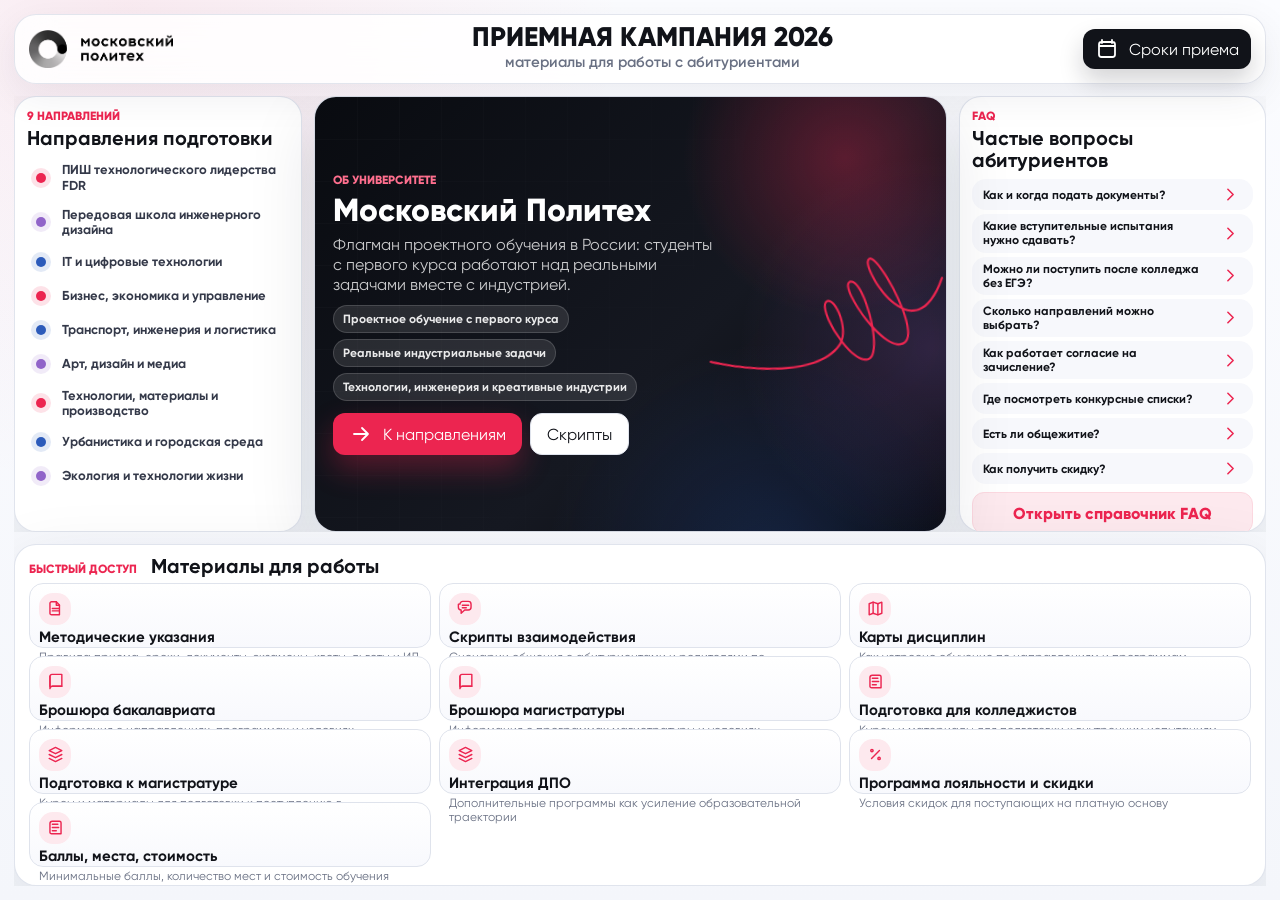
<file: index.html>
<!doctype html>
<html lang="ru">
  <head>
    <meta charset="utf-8">
    <meta name="viewport" content="width=device-width, initial-scale=1, viewport-fit=cover">
    <title>Приемная кампания 2026 | Московский Политех</title>
    <link rel="stylesheet" href="assets/css/styles.css?v=20260724-12">
    <link rel="stylesheet" href="assets/css/mobile.css?v=20260724-14">
  </head>
  <body class="dashboard-page">
    <div class="app-shell">
      <header class="topbar">
        <a class="brand" href="https://mospolytech.ru/" target="_blank" rel="noopener noreferrer" aria-label="Московский Политех">
          <img src="assets/img/polytech_logo_main_RGB_RUS.png" alt="Московский Политех" class="brand__logo">
        </a>

        <div class="page-title">
          <p>ПРИЕМНАЯ КАМПАНИЯ 2026</p>
          <h1>материалы для работы с абитуриентами</h1>
        </div>

        <div class="top-actions">
          <button class="top-action" type="button" data-open-deadlines>
            <span class="button-icon" aria-hidden="true">
              <svg viewBox="0 0 24 24"><path d="M7 3v3M17 3v3M4.5 9h15M6.5 5h11A2.5 2.5 0 0 1 20 7.5v10A2.5 2.5 0 0 1 17.5 20h-11A2.5 2.5 0 0 1 4 17.5v-10A2.5 2.5 0 0 1 6.5 5Z"/></svg>
            </span>
            Сроки приема
          </button>
        </div>
      </header>

      <main>
        <section class="dashboard-grid" aria-label="Главная панель">
          <aside class="topics-panel">
            <div class="panel-heading">
              <p>9 направлений</p>
              <h2>Направления подготовки</h2>
            </div>
            <div class="topic-carousel" aria-label="Карусель направлений">
              <div class="topic-carousel__controls">
                <button type="button" data-topic-prev aria-label="Предыдущее направление">‹</button>
                <span id="topicPosition" aria-live="polite">1 из 9</span>
                <button type="button" data-topic-next aria-label="Следующее направление">›</button>
              </div>
              <div class="topic-list" id="topicList" tabindex="0" aria-label="Направления подготовки"></div>
            </div>
          </aside>

          <section class="hero-card" id="heroCard" aria-label="Направления и темы" aria-roledescription="карусель" tabindex="0">
            <button class="hero-university-link" type="button" data-show-university hidden>← Московский Политех</button>
            <div class="hero-carousel__controls" aria-label="Управление каруселью направлений" hidden>
              <button type="button" data-hero-topic-prev aria-label="Предыдущее направление">‹</button>
              <div class="hero-carousel__status">
                <span id="heroTopicPosition" aria-live="polite">1 из 9</span>
                <small>Свайпните карточку</small>
              </div>
              <button type="button" data-hero-topic-next aria-label="Следующее направление">›</button>
            </div>
            <div class="hero-copy">
              <p class="eyebrow" id="heroEyebrow">Московский Политех</p>
              <h2 id="heroTitle">твой технологичный старт</h2>
              <p id="heroDescription">Практика, технологии, творчество и уверенный старт в профессии будущего.</p>
              <div class="hero-points" id="heroPoints"></div>
              <div class="hero-actions">
                <button class="primary-action" type="button" data-open-theme>
                  <span class="button-icon" aria-hidden="true">
                    <svg viewBox="0 0 24 24"><path d="M5 12h14M13 6l6 6-6 6"/></svg>
                  </span>
                  <span data-hero-primary-label>К направлениям</span>
                </button>
                <button class="secondary-action" type="button" data-open-scripts>
                  Скрипты
                </button>
              </div>
            </div>
            <div class="hero-visual" aria-hidden="true">
              <img src="assets/img/visual-code-line.svg" alt="">
            </div>
          </section>

          <aside class="faq-panel">
            <div class="panel-heading">
              <p>FAQ</p>
              <h2>Частые вопросы абитуриентов</h2>
            </div>
            <div class="faq-list" id="faqList"></div>
            <button class="wide-link" type="button" data-show-all-faq>Открыть справочник FAQ</button>
          </aside>
        </section>

        <section class="materials-section">
          <div class="section-heading">
            <p>Быстрый доступ</p>
            <h2>Материалы для работы</h2>
          </div>
          <div class="materials-grid" id="materialsGrid"></div>
        </section>
      </main>
    </div>

    <div class="modal-backdrop" id="modalBackdrop" hidden>
      <section class="modal" role="dialog" aria-modal="true" aria-labelledby="modalTitle">
        <button class="modal-close" type="button" aria-label="Закрыть окно" data-close-modal>
          <svg viewBox="0 0 24 24" aria-hidden="true"><path d="m6 6 12 12M18 6 6 18"/></svg>
        </button>
        <div class="modal-body">
          <p class="modal-kicker" id="modalKicker"></p>
          <h2 id="modalTitle"></h2>
          <div class="modal-content" id="modalContent"></div>
          <div class="modal-actions" id="modalActions"></div>
        </div>
      </section>
    </div>

    <script src="assets/js/data.js?v=20260724-5"></script>
    <script src="assets/js/app.js?v=20260724-13"></script>
  </body>
</html>
</file>
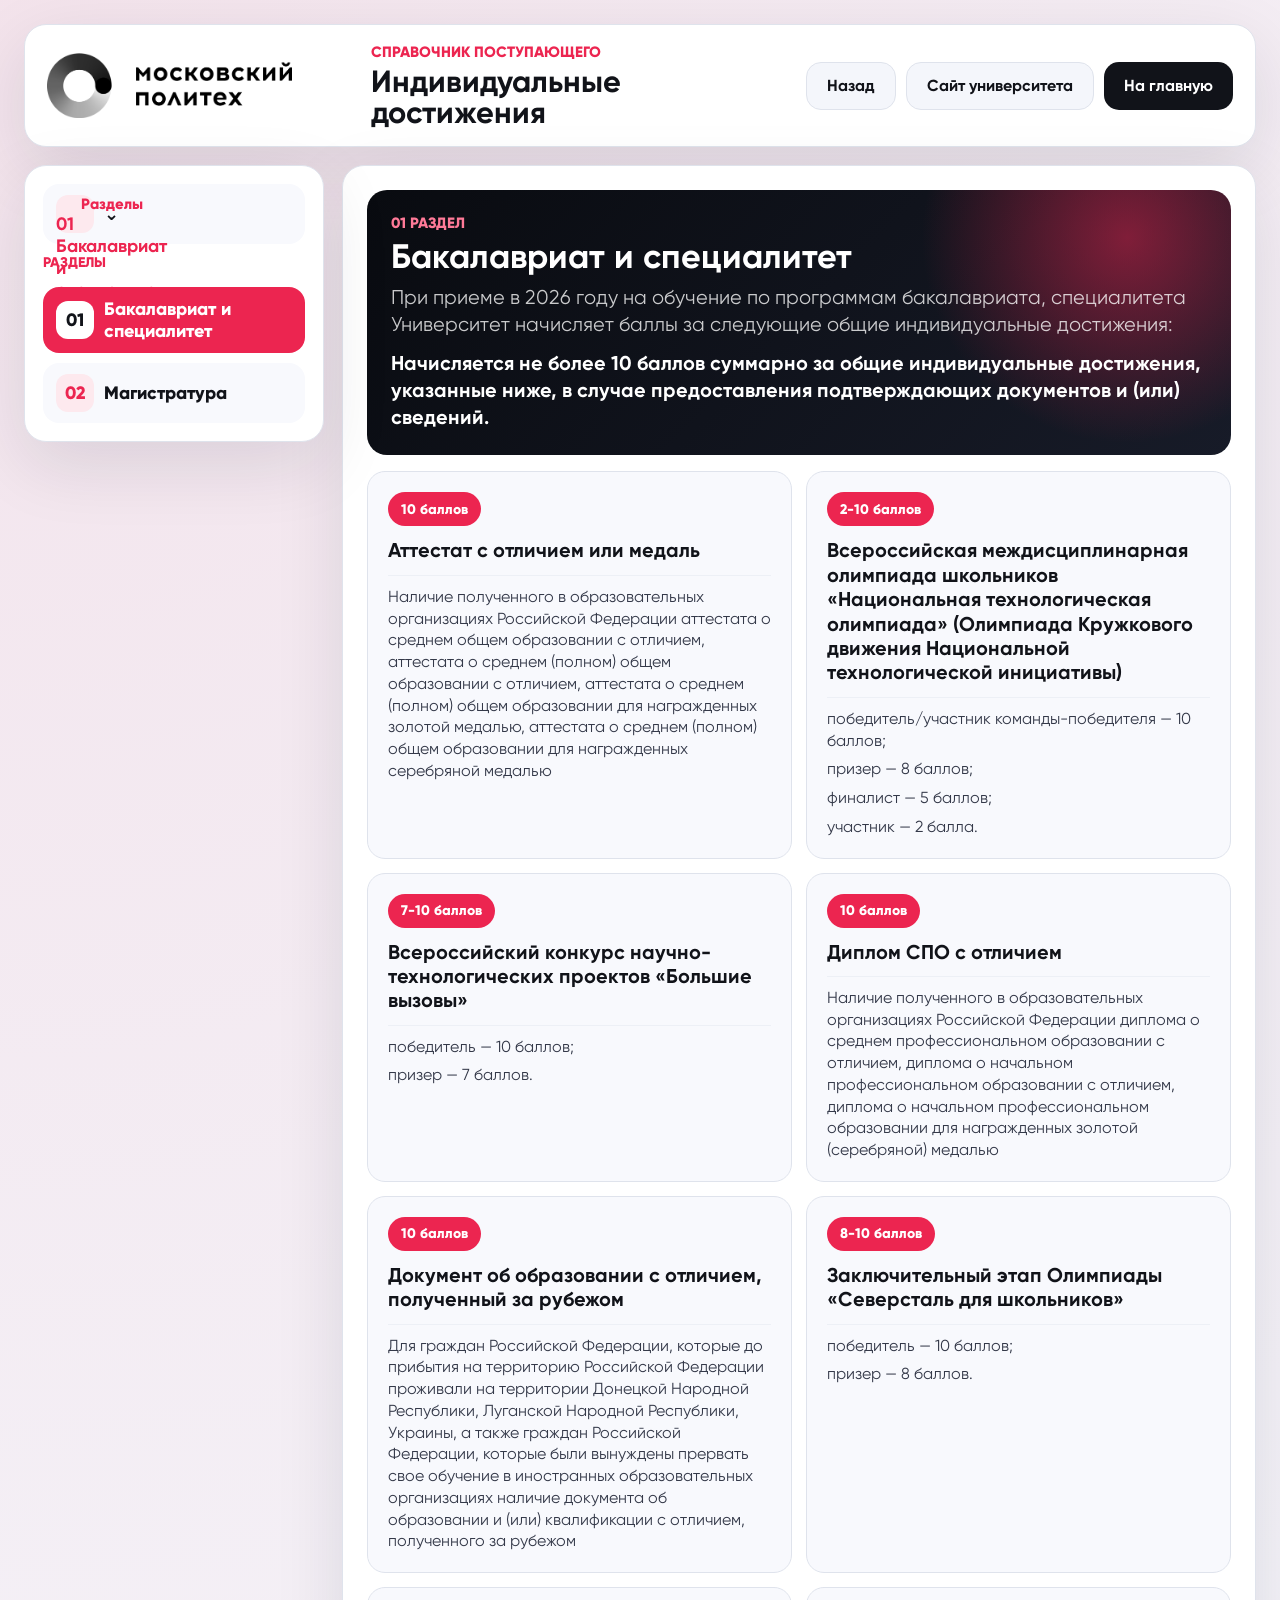
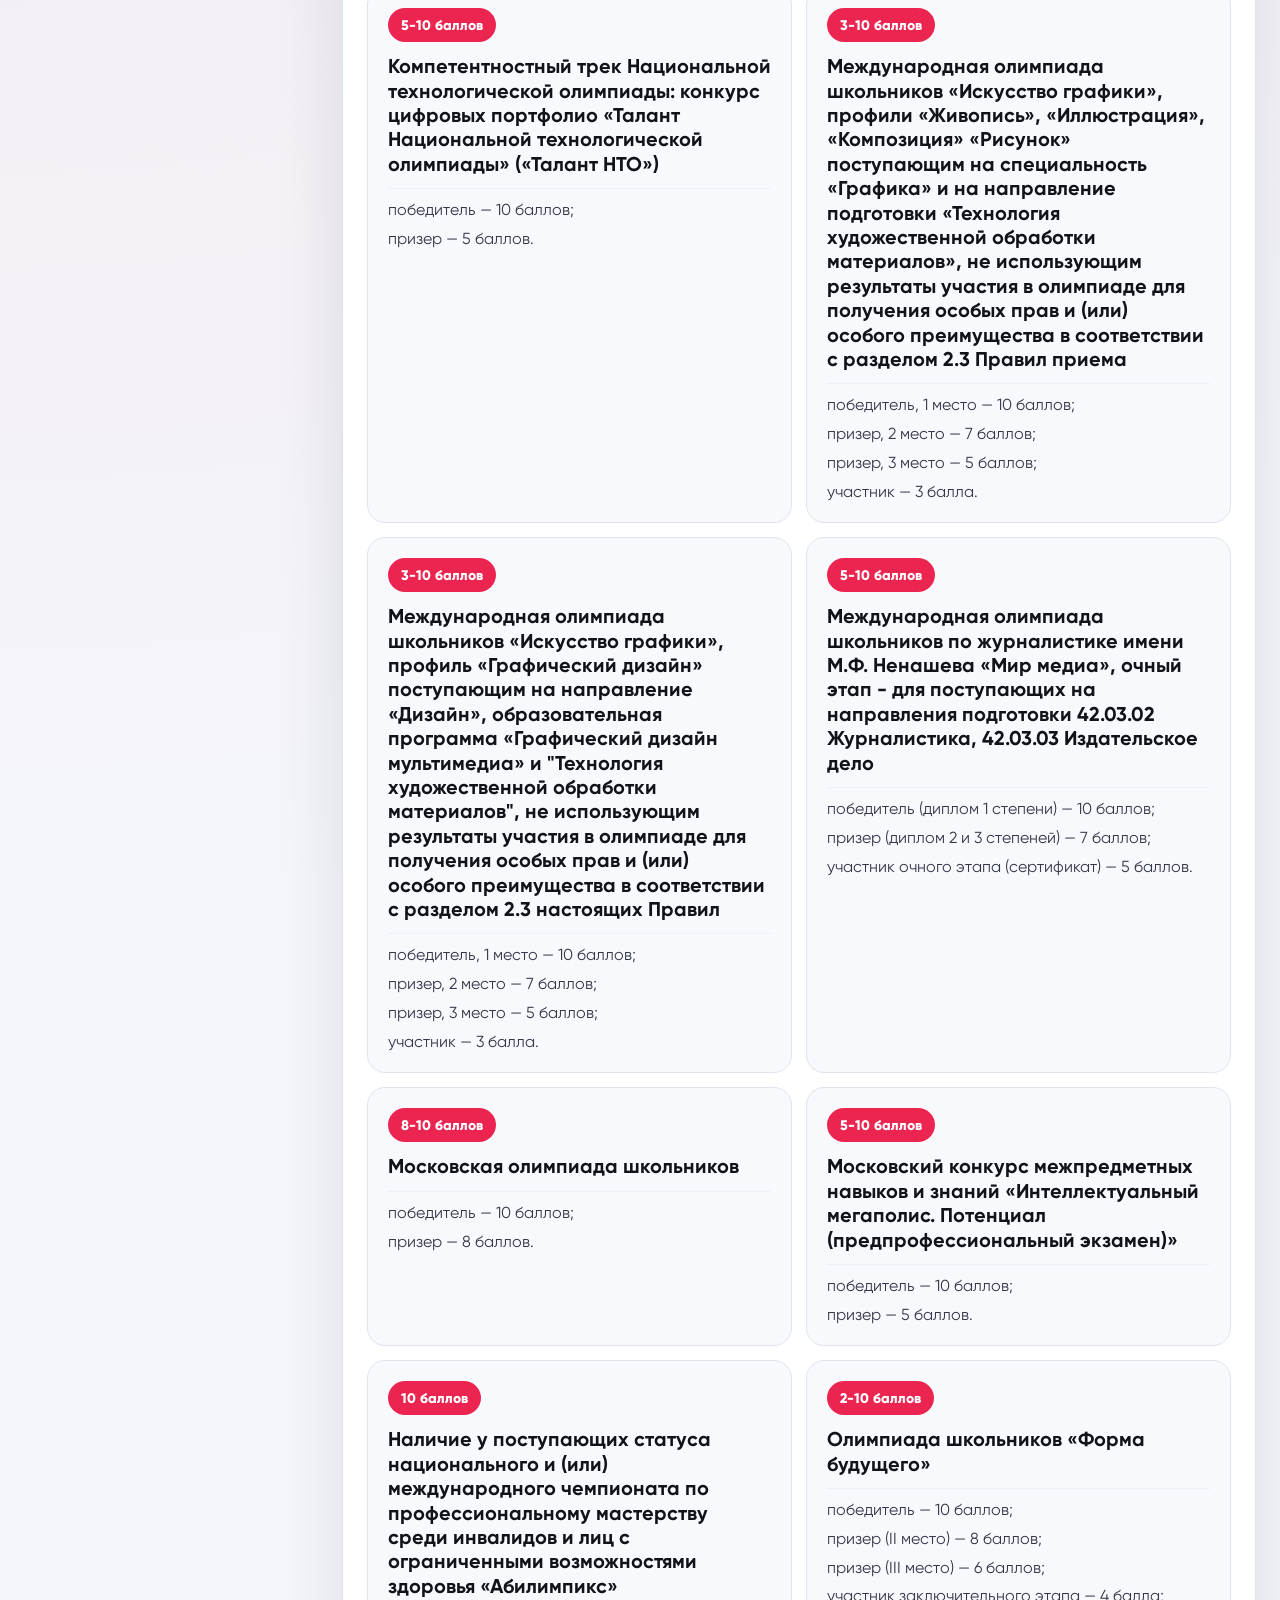
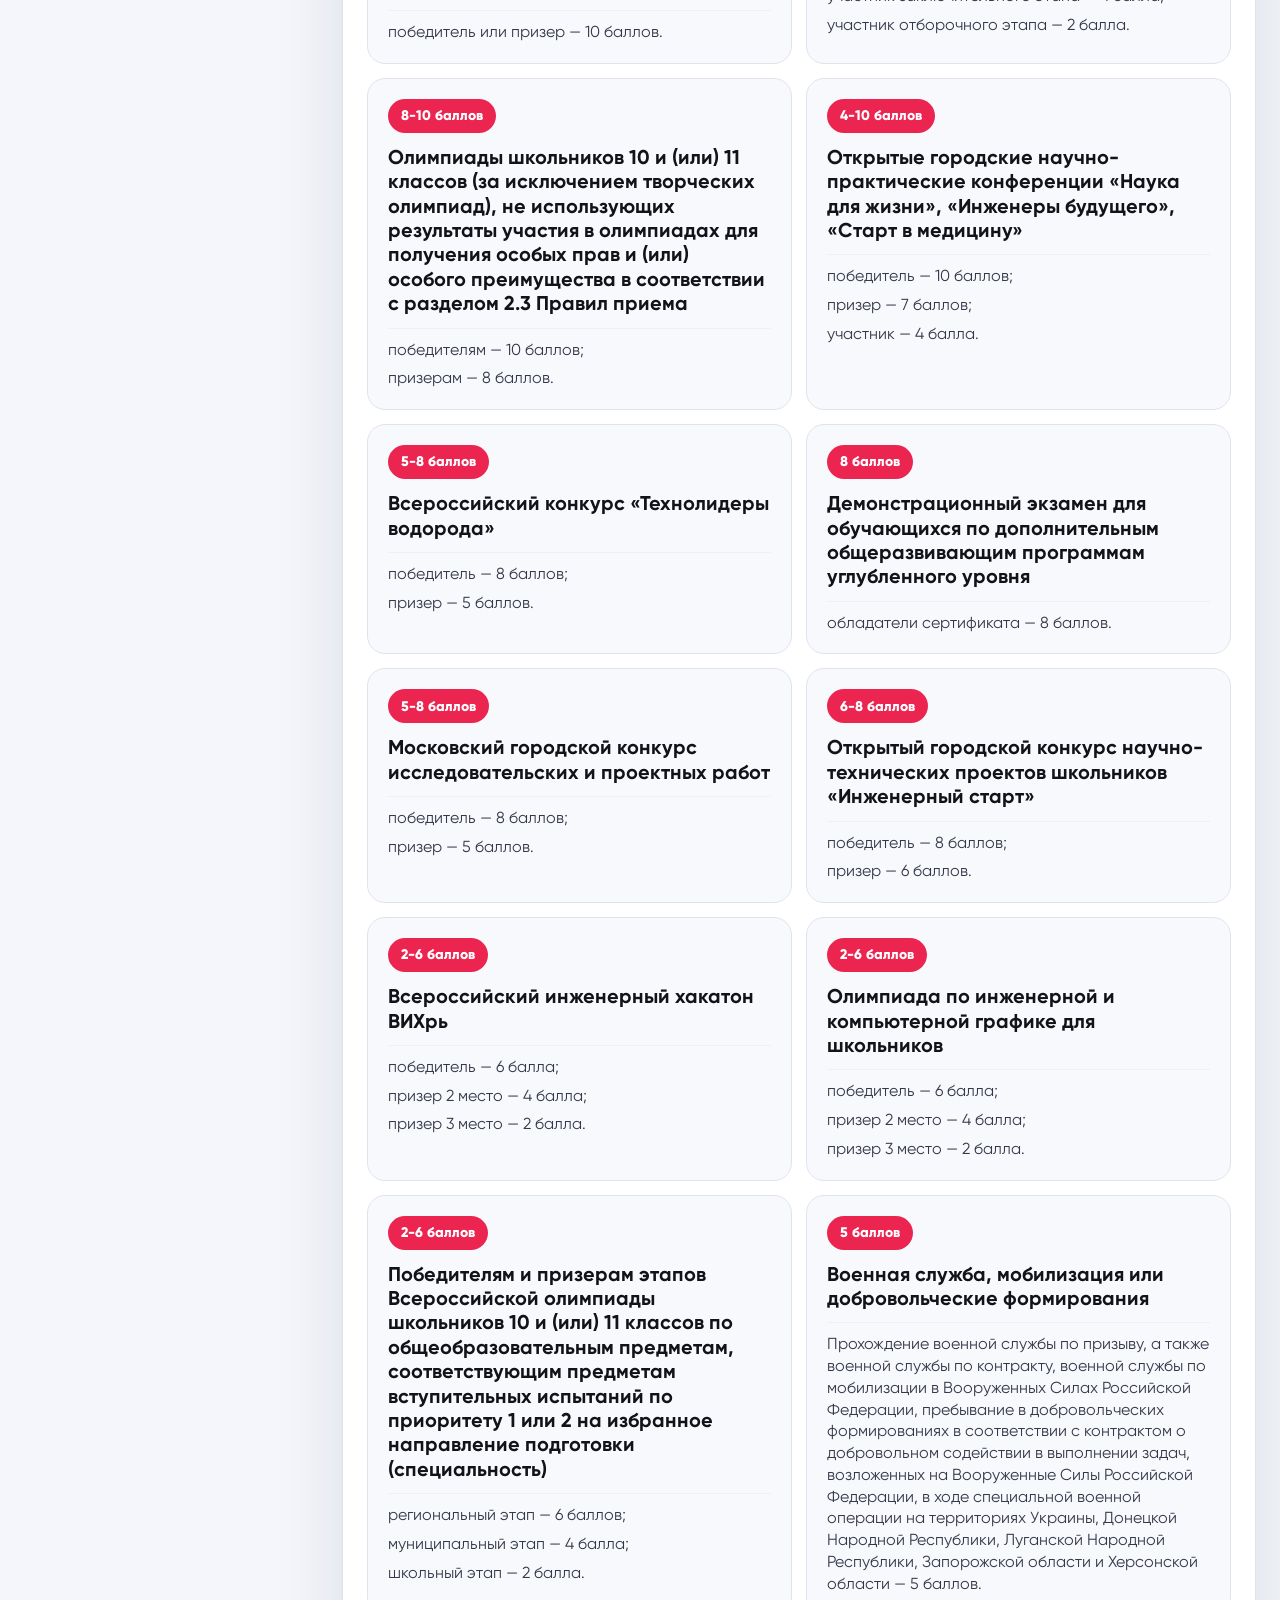
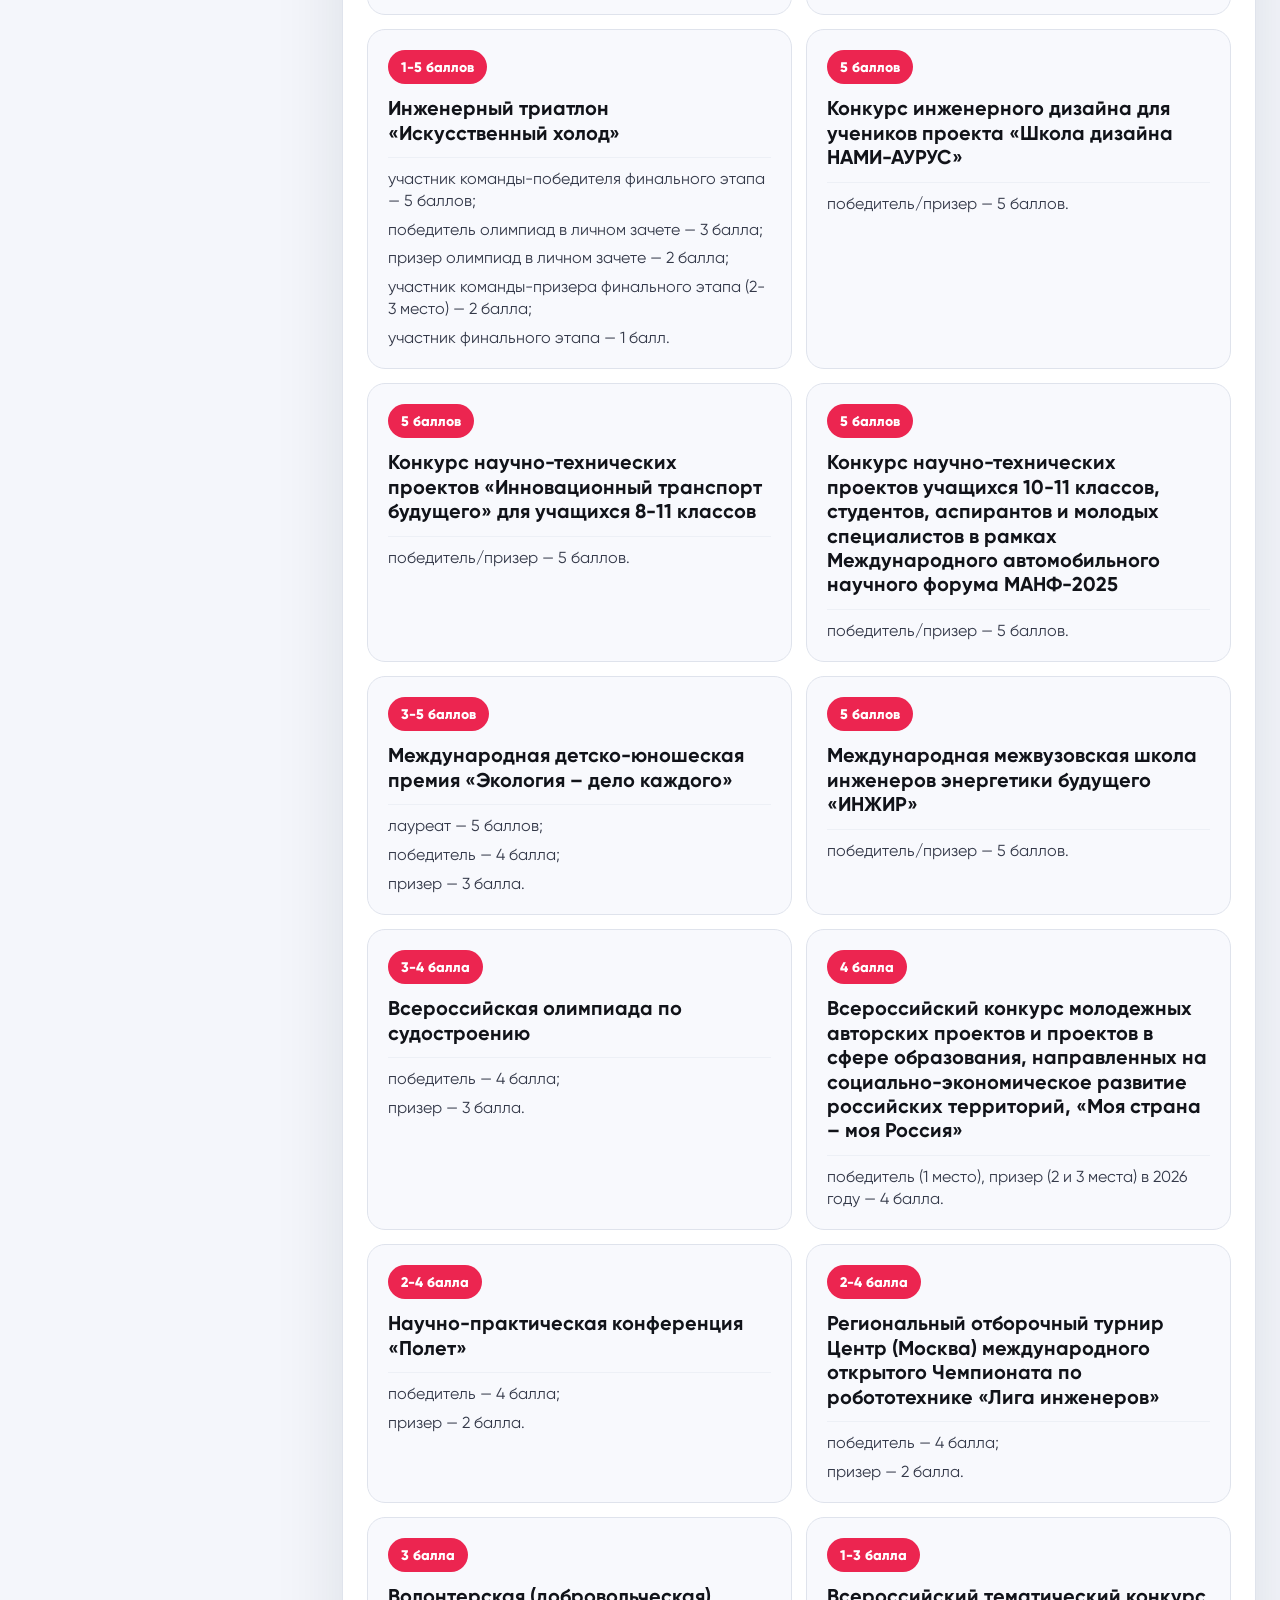
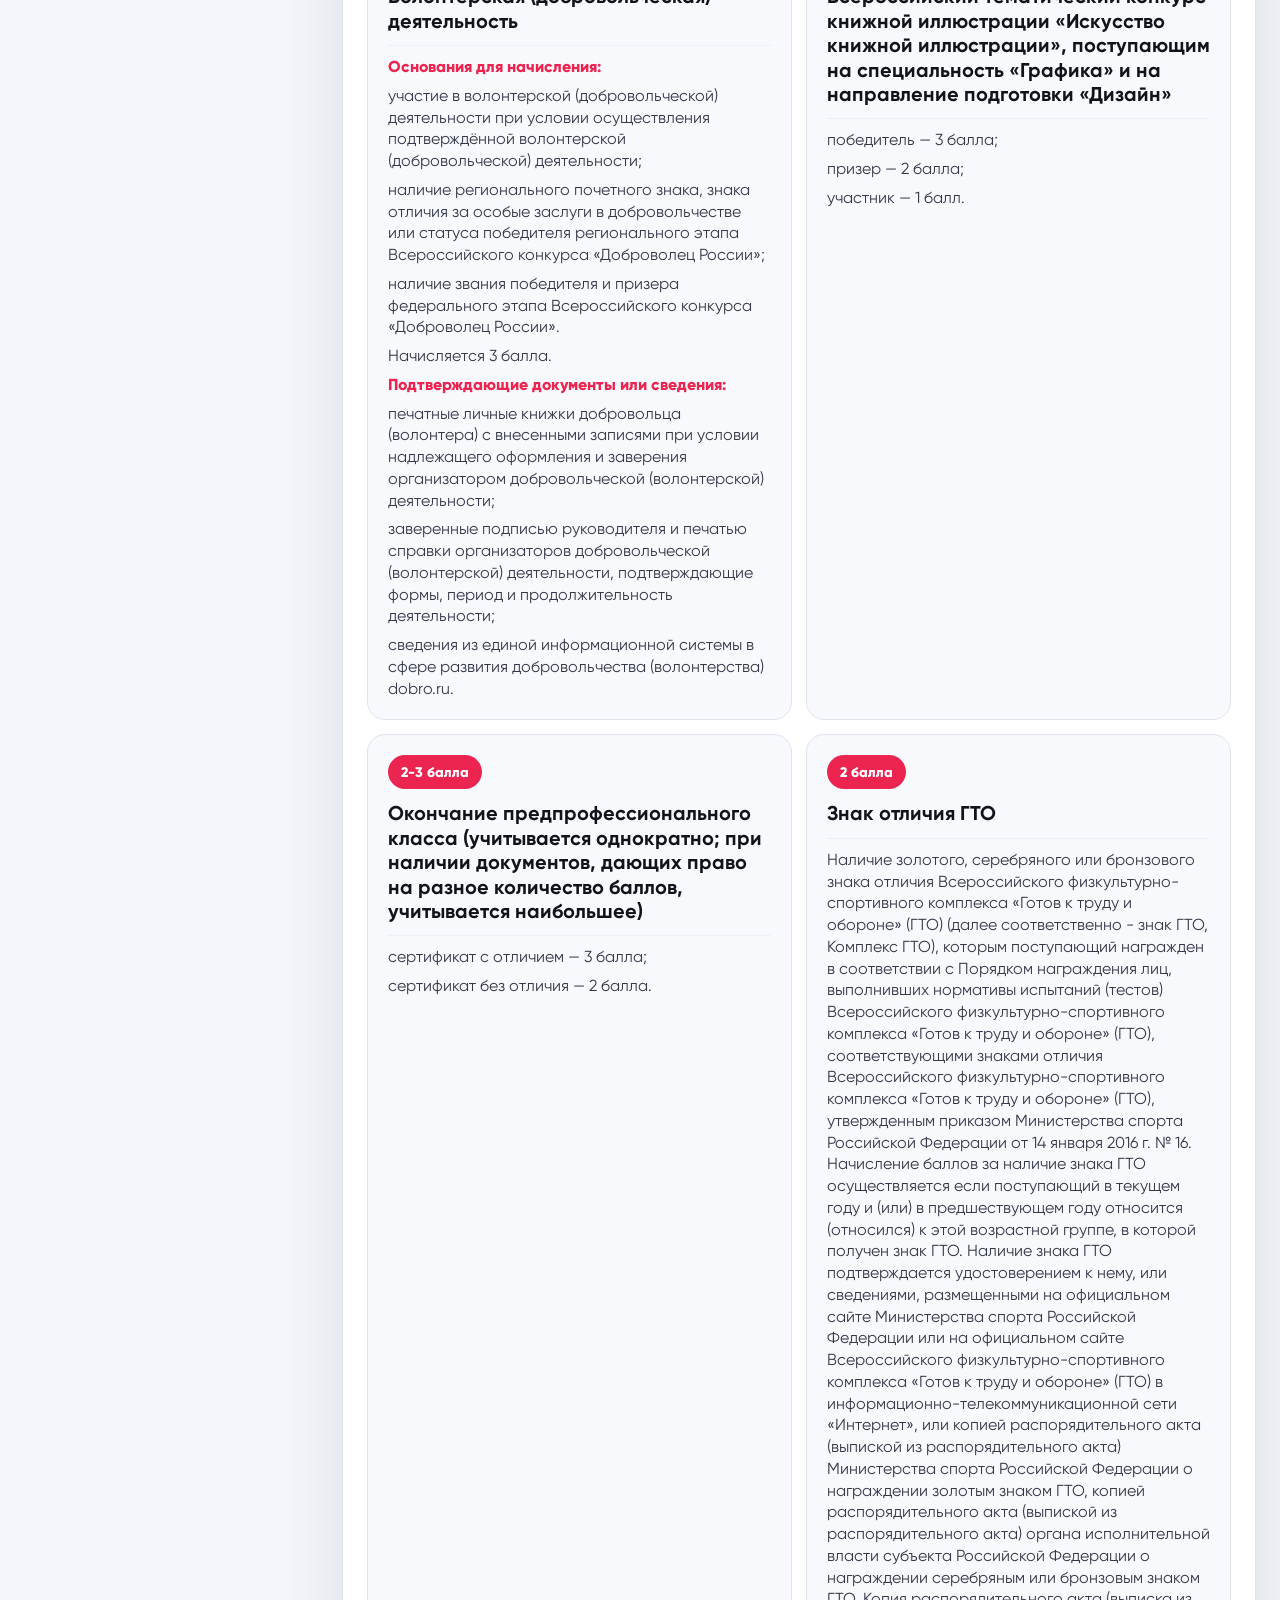
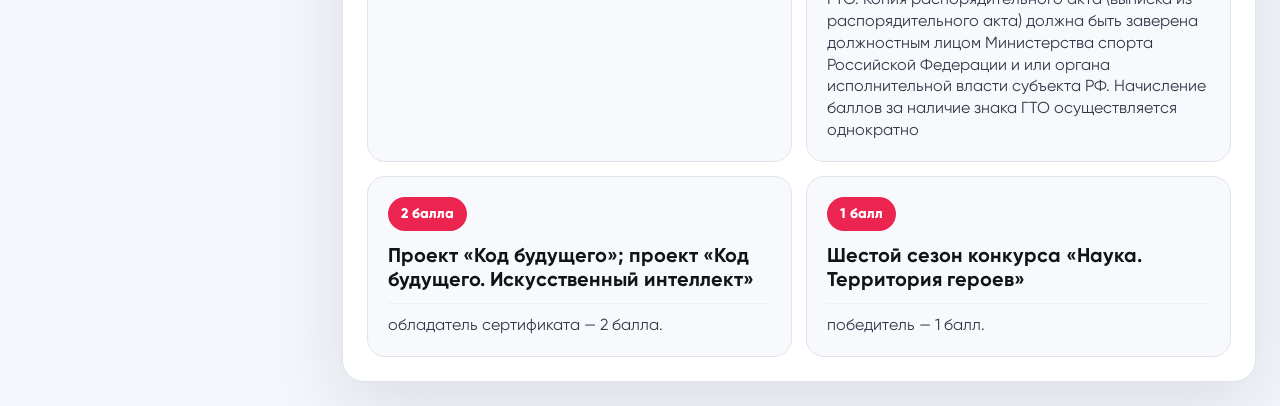
<file: achievements.html>
<!doctype html>
<html lang="ru">
  <head>
    <meta charset="utf-8">
    <meta name="viewport" content="width=device-width, initial-scale=1, viewport-fit=cover">
    <title>Индивидуальные достижения | Московский Политех</title>
    <link rel="stylesheet" href="assets/css/styles.css">
    <link rel="stylesheet" href="assets/css/viewer.css">
    <link rel="stylesheet" href="assets/css/achievements.css">
    <link rel="stylesheet" href="assets/css/mobile.css?v=20260724-2">
  </head>
  <body class="viewer-page">
    <main class="viewer-shell achievements-shell">
      <header class="viewer-header">
        <img src="assets/img/polytech_logo_main_RGB_RUS.png" alt="Московский Политех">
        <div>
          <p>Справочник поступающего</p>
          <h1>Индивидуальные достижения</h1>
        </div>
        <div class="viewer-actions">
          <button type="button" data-go-back>Назад</button>
          <button type="button" data-open-achievements-site>Сайт университета</button>
          <a href="index.html">На главную</a>
        </div>
      </header>

      <section class="achievements-layout">
        <aside class="achievements-nav" id="achievementsNav"></aside>
        <section class="achievements-content">
          <div class="achievements-hero" id="achievementsHero"></div>
          <div class="achievements-grid" id="achievementsGrid"></div>
        </section>
      </section>
    </main>
    <script src="assets/js/achievements-data.js"></script>
    <script src="assets/js/achievements.js"></script>
    <script src="assets/js/mobile-nav.js?v=20260724-3"></script>
  </body>
</html>
</file>
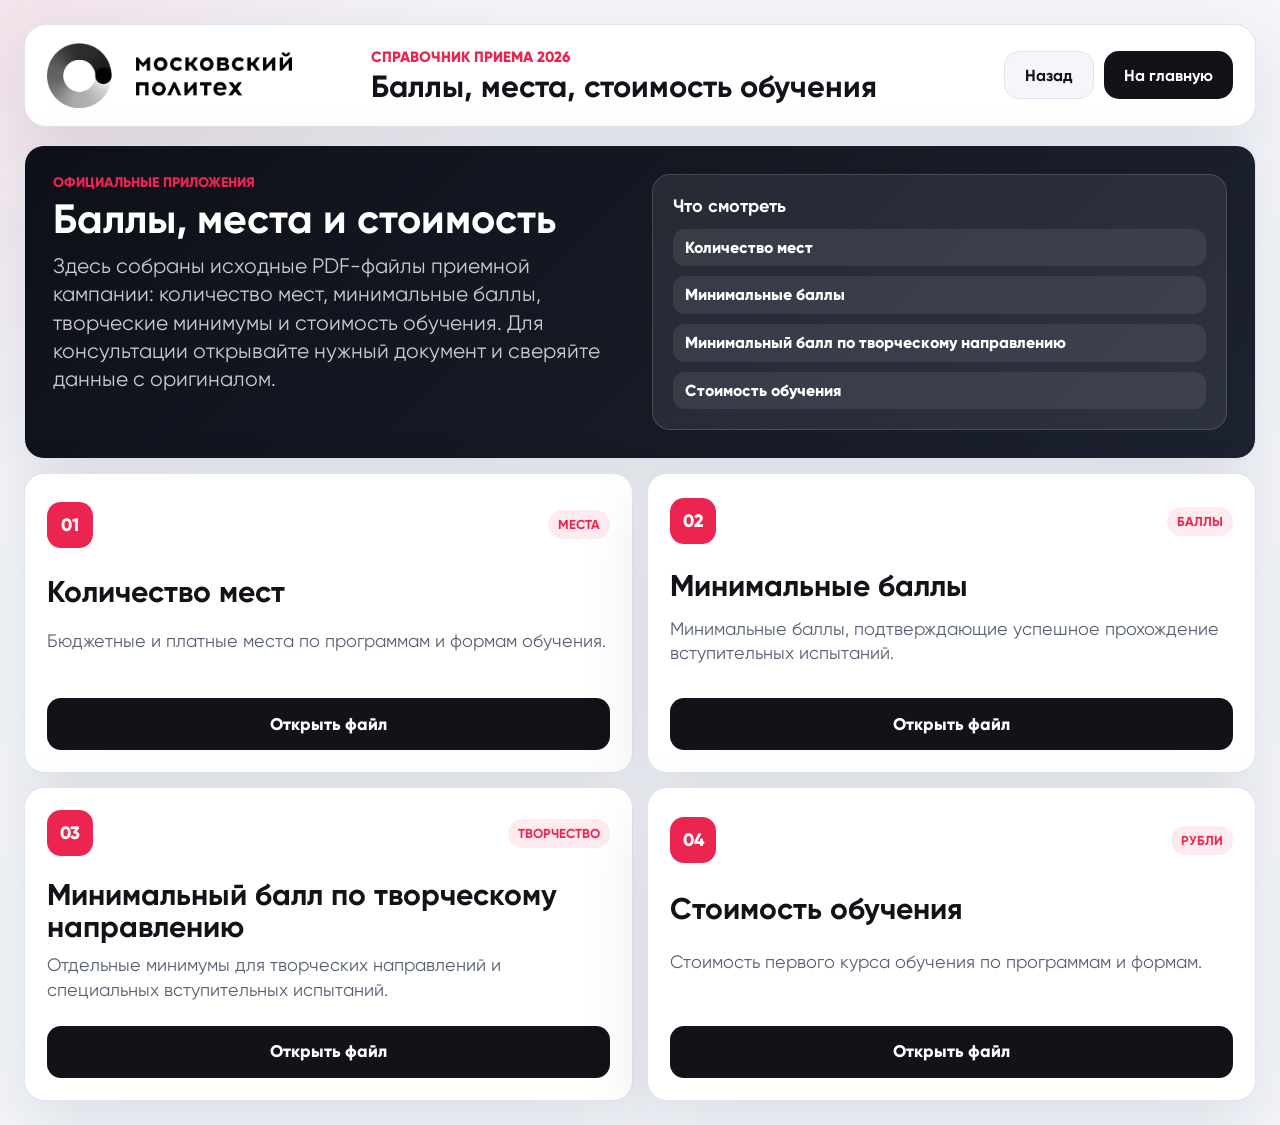
<file: admission-numbers.html>
<!doctype html>
<html lang="ru">
  <head>
    <meta charset="utf-8">
    <meta name="viewport" content="width=device-width, initial-scale=1, viewport-fit=cover">
    <title>Баллы, места, стоимость | Московский Политех</title>
    <link rel="stylesheet" href="assets/css/styles.css">
    <link rel="stylesheet" href="assets/css/viewer.css">
    <link rel="stylesheet" href="assets/css/admission-numbers.css">
    <link rel="stylesheet" href="assets/css/mobile.css?v=20260724-2">
  </head>
  <body class="viewer-page admission-page">
    <main class="viewer-shell admission-shell">
      <header class="viewer-header">
        <img src="assets/img/polytech_logo_main_RGB_RUS.png" alt="Московский Политех">
        <div>
          <p>Справочник приема 2026</p>
          <h1>Баллы, места, стоимость обучения</h1>
        </div>
        <div class="viewer-actions">
          <button type="button" data-go-back>Назад</button>
          <a href="index.html">На главную</a>
        </div>
      </header>

      <section class="admission-hero">
        <div>
          <p>Официальные приложения</p>
          <h2>Баллы, места и стоимость</h2>
          <span>Здесь собраны исходные PDF-файлы приемной кампании: количество мест, минимальные баллы, творческие минимумы и стоимость обучения. Для консультации открывайте нужный документ и сверяйте данные с оригиналом.</span>
        </div>
        <div class="admission-hero-note">
          <strong>Что смотреть</strong>
          <span>Количество мест</span>
          <span>Минимальные баллы</span>
          <span>Минимальный балл по творческому направлению</span>
          <span>Стоимость обучения</span>
        </div>
      </section>

      <section class="admission-doc-grid" id="admissionDocGrid"></section>
    </main>

    <script src="assets/js/admission-numbers-data.js"></script>
    <script src="assets/js/admission-numbers.js"></script>
  </body>
</html>
</file>
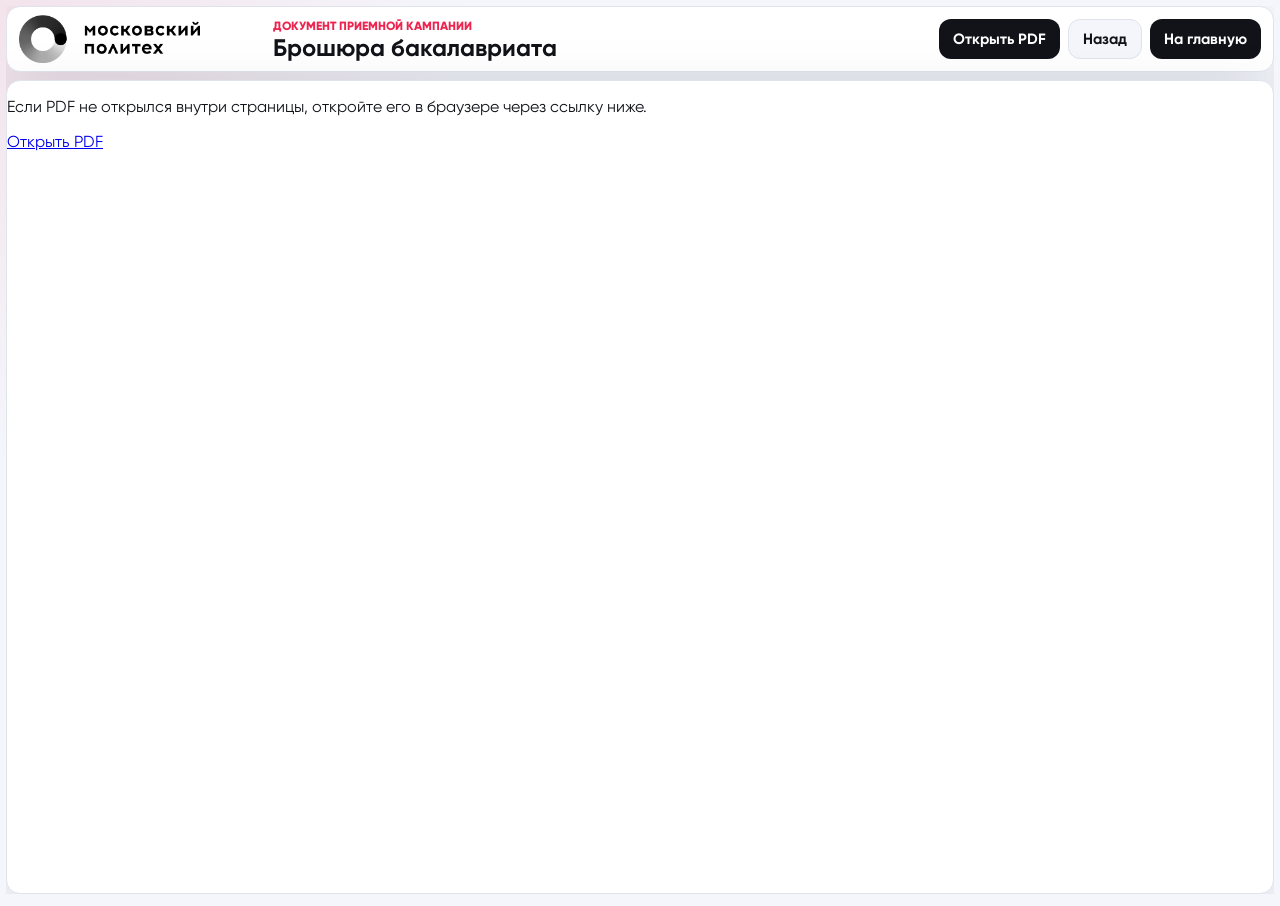
<file: book-viewer.html>
<!doctype html>
<html lang="ru">
  <head>
    <meta charset="utf-8">
    <meta name="viewport" content="width=device-width, initial-scale=1, viewport-fit=cover">
    <title>Брошюра | Московский Политех</title>
    <link rel="stylesheet" href="assets/css/styles.css">
    <link rel="stylesheet" href="assets/css/viewer.css">
    <link rel="stylesheet" href="assets/css/book-viewer.css">
    <link rel="stylesheet" href="assets/css/mobile.css?v=20260724-2">
  </head>
  <body class="viewer-page viewer-page--book">
    <main class="viewer-shell book-shell">
      <header class="viewer-header">
        <img src="assets/img/polytech_logo_main_RGB_RUS.png" alt="Московский Политех">
        <div>
          <p id="bookSubtitle">Брошюра приемной кампании</p>
          <h1 id="bookTitle">Брошюра</h1>
        </div>
        <div class="viewer-actions">
          <button type="button" data-open-book-site>Сайт</button>
          <button type="button" data-open-book-pdf>PDF</button>
          <a href="index.html">На главную</a>
        </div>
      </header>

      <section class="viewer-content">
        <p class="large-text">Открываем PDF буклета...</p>
      </section>
    </main>
    <script src="assets/js/booklets-config.js"></script>
    <script src="assets/js/book-viewer.js"></script>
  </body>
</html>
</file>
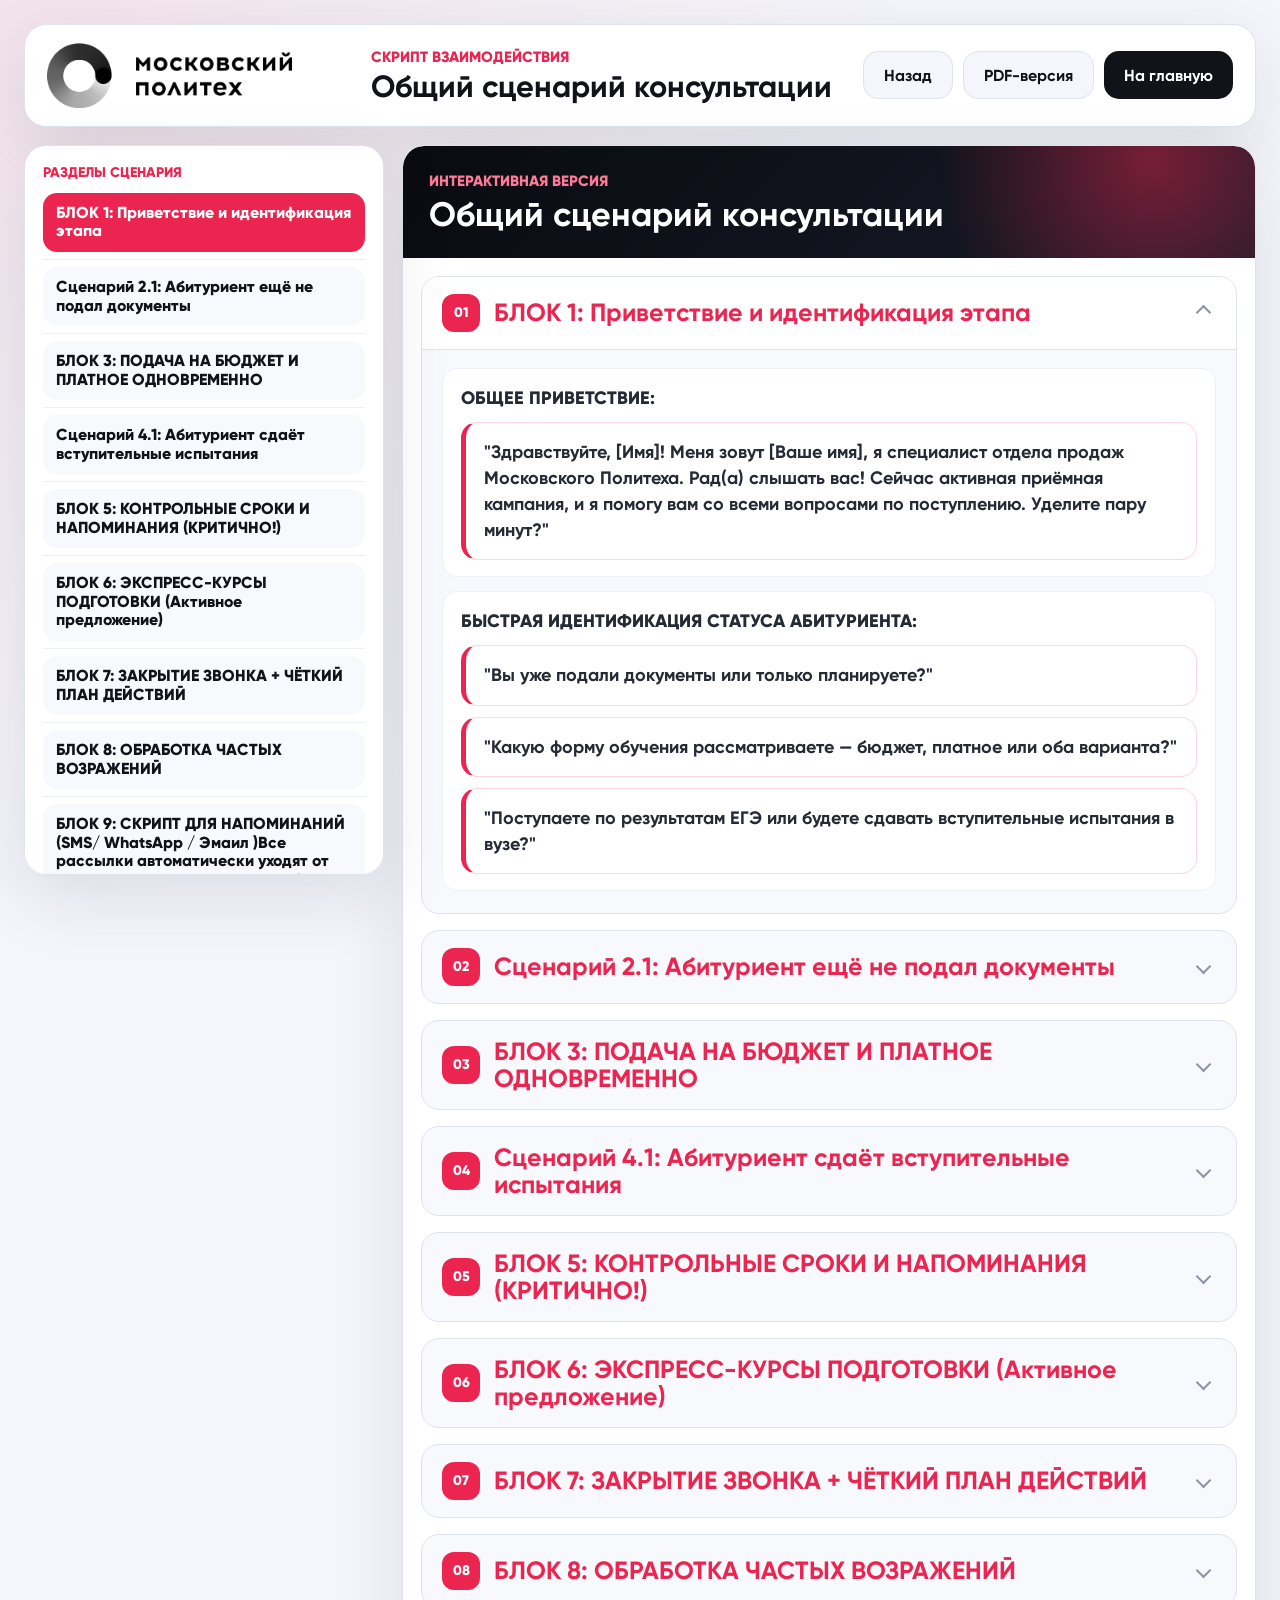
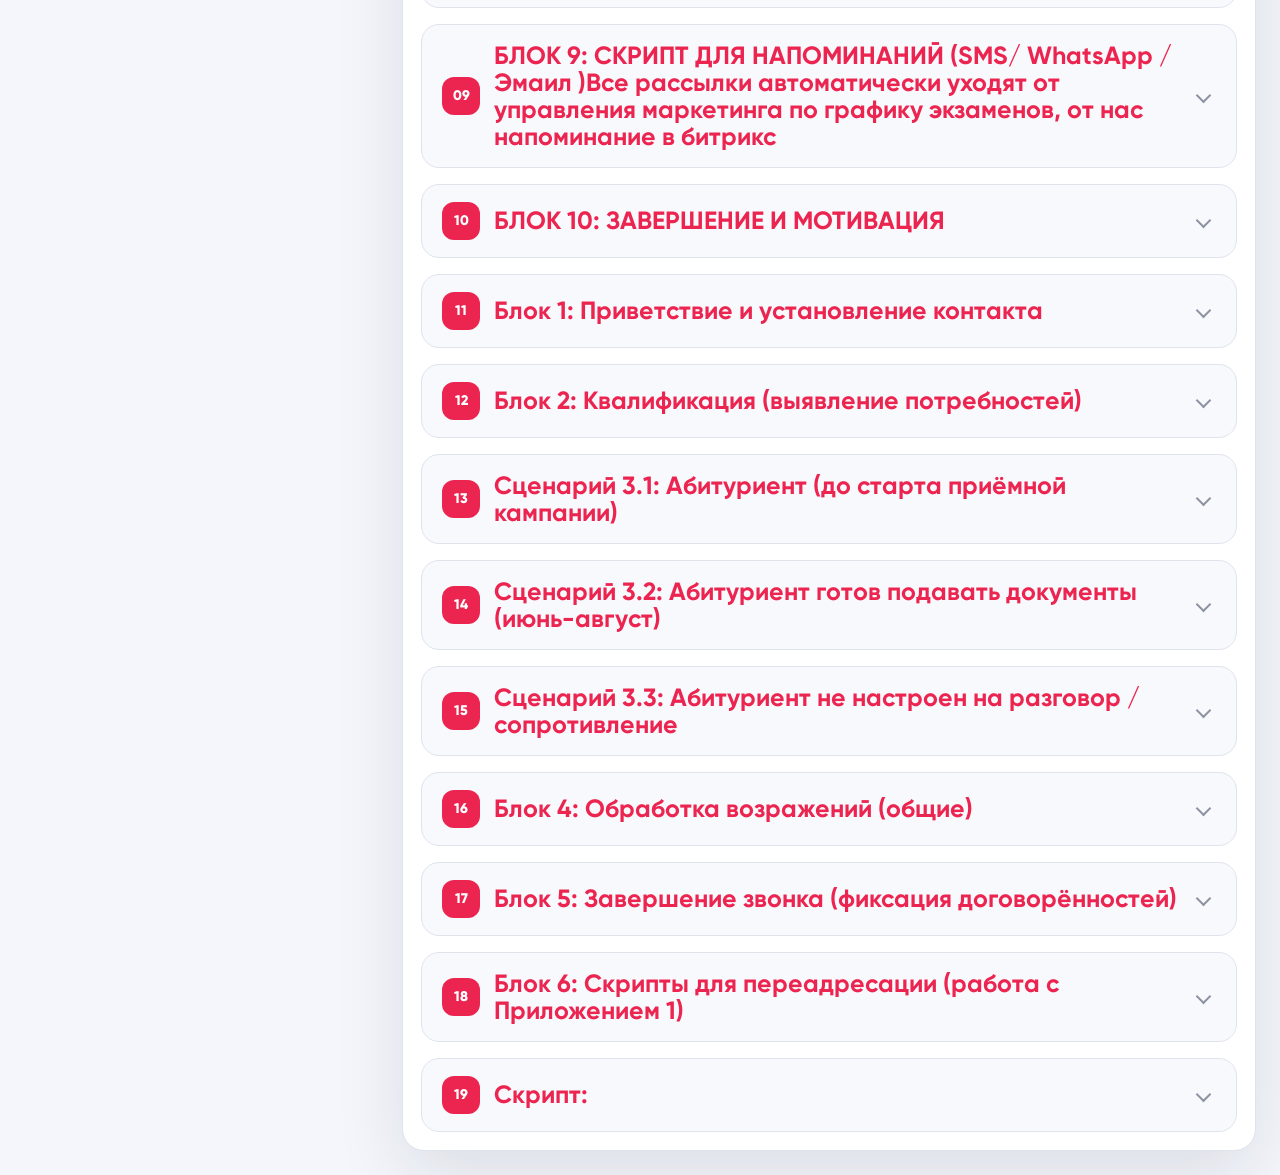
<file: document-viewer.html>
<!doctype html>
<html lang="ru">
  <head>
    <meta charset="utf-8">
    <meta name="viewport" content="width=device-width, initial-scale=1, viewport-fit=cover">
    <title>Скрипт консультации | Московский Политех</title>
    <link rel="stylesheet" href="assets/css/styles.css">
    <link rel="stylesheet" href="assets/css/viewer.css?v=20260724-9">
    <link rel="stylesheet" href="assets/css/mobile.css?v=20260724-2">
  </head>
  <body class="viewer-page">
    <main class="viewer-shell">
      <header class="viewer-header">
        <img src="assets/img/polytech_logo_main_RGB_RUS.png" alt="Московский Политех">
        <div>
          <p>Скрипт взаимодействия</p>
          <h1 id="docTitle">Материал</h1>
        </div>
        <div class="viewer-actions">
          <button type="button" data-go-back>Назад</button>
          <button type="button" data-open-script-pdf>PDF-версия</button>
          <a href="index.html">На главную</a>
        </div>
      </header>
      <section class="script-viewer-layout">
        <aside class="script-nav" id="scriptNav"></aside>
        <section class="viewer-content script-viewer-content" id="docContent"></section>
      </section>
    </main>
    <script src="assets/js/script-pages-data.js?v=20260724-12"></script>
    <script src="assets/js/document-viewer.js?v=20260724-11"></script>
    <script src="assets/js/mobile-nav.js?v=20260724-3"></script>
  </body>
</html>
</file>
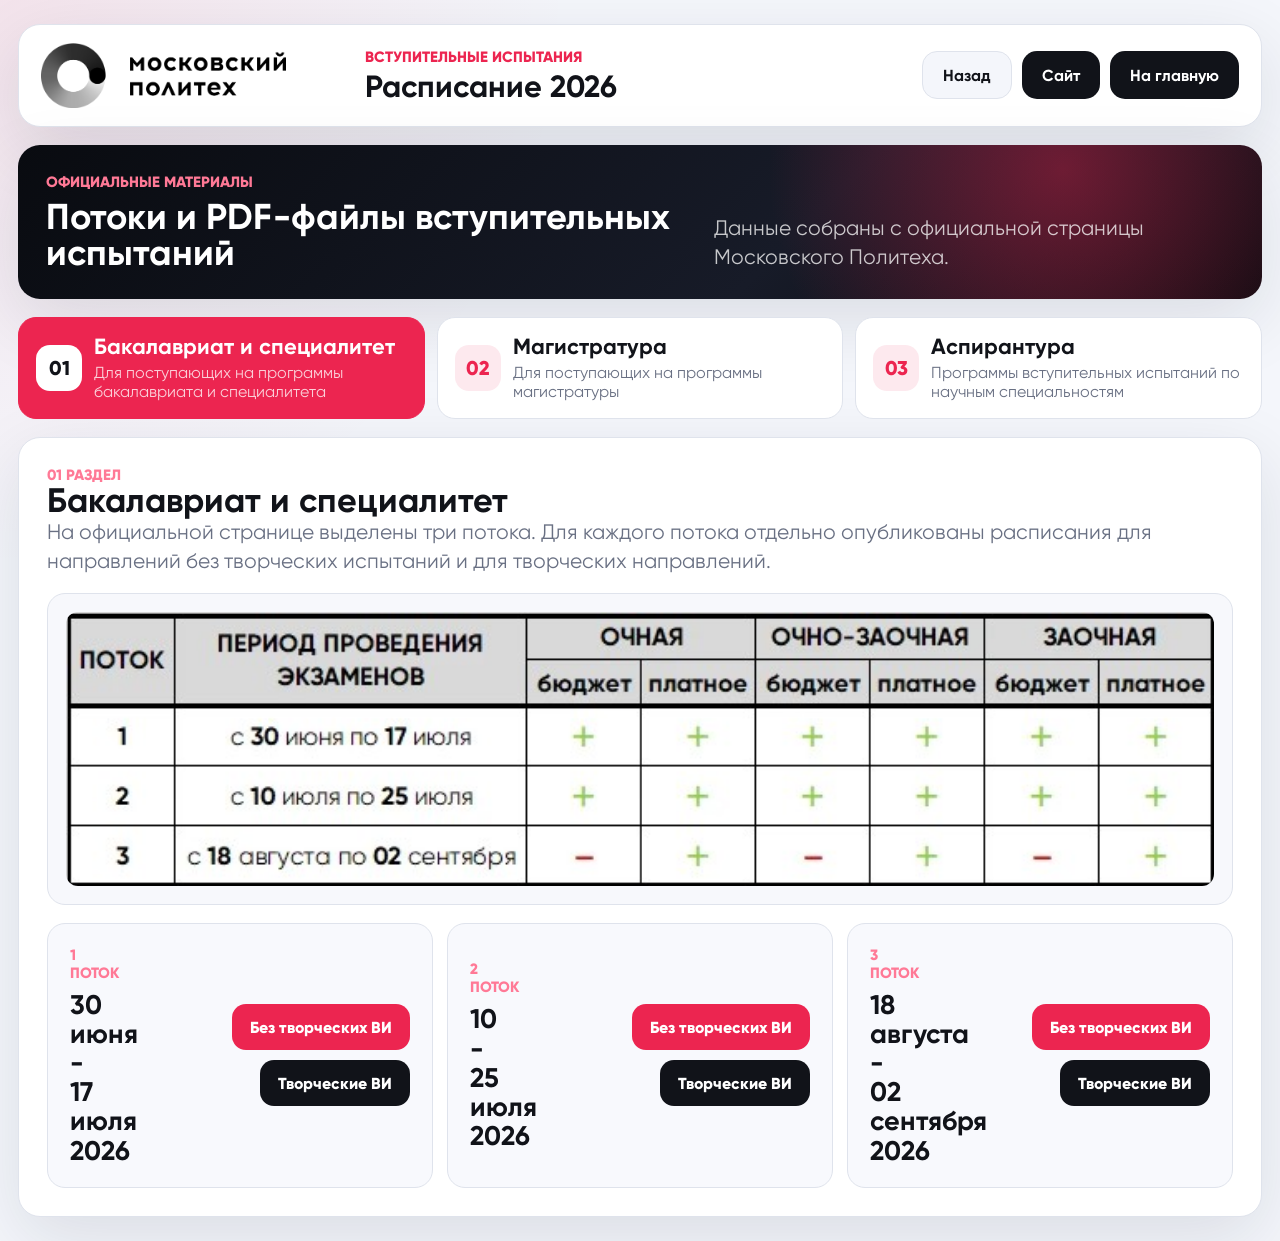
<file: exam-schedule.html>
<!doctype html>
<html lang="ru">
  <head>
    <meta charset="utf-8">
    <meta name="viewport" content="width=device-width, initial-scale=1, viewport-fit=cover">
    <title>Расписание вступительных испытаний 2026 | Московский Политех</title>
    <link rel="stylesheet" href="assets/css/styles.css">
    <link rel="stylesheet" href="assets/css/viewer.css">
    <link rel="stylesheet" href="assets/css/exam-schedule.css">
    <link rel="stylesheet" href="assets/css/mobile.css?v=20260724-2">
  </head>
  <body class="viewer-page exam-schedule-page">
    <main class="viewer-shell exam-schedule-shell">
      <header class="viewer-header">
        <img src="assets/img/polytech_logo_main_RGB_RUS.png" alt="Московский Политех">
        <div>
          <p>Вступительные испытания</p>
          <h1>Расписание 2026</h1>
        </div>
        <div class="viewer-actions">
          <button type="button" data-go-back>Назад</button>
          <a href="https://mospolytech.ru/postupayushchim/priem-v-universitet/vstupitelnye-ispytaniya/" target="_blank" rel="noopener noreferrer">Сайт</a>
          <a href="index.html">На главную</a>
        </div>
      </header>

      <section class="exam-hero">
        <div>
          <p>Официальные материалы</p>
          <h2>Потоки и PDF-файлы вступительных испытаний</h2>
        </div>
        <span>Данные собраны с официальной страницы Московского Политеха.</span>
      </section>

      <nav class="schedule-tabs" id="scheduleTabs" aria-label="Разделы расписания"></nav>
      <section class="schedule-content" id="scheduleContent" aria-live="polite"></section>
    </main>

    <script src="assets/js/exam-schedule-data.js"></script>
    <script src="assets/js/exam-schedule.js"></script>
  </body>
</html>
</file>
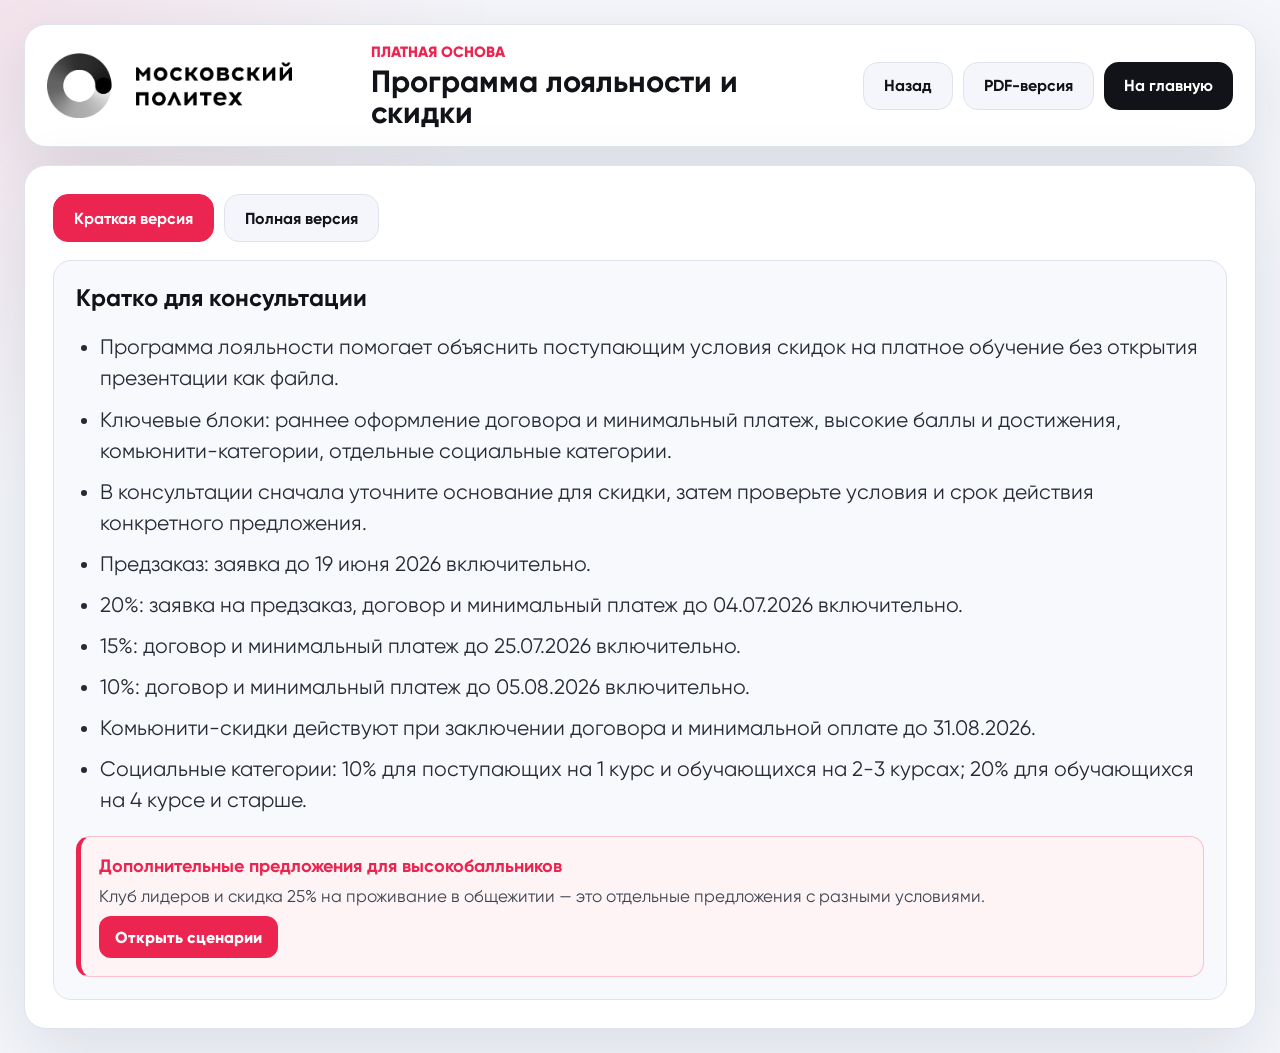
<file: loyalty.html>
<!doctype html>
<html lang="ru">
  <head>
    <meta charset="utf-8">
    <meta name="viewport" content="width=device-width, initial-scale=1, viewport-fit=cover">
    <title>Программа лояльности | Московский Политех</title>
    <link rel="stylesheet" href="assets/css/styles.css">
    <link rel="stylesheet" href="assets/css/viewer.css">
    <link rel="stylesheet" href="assets/css/mobile.css?v=20260724-2">
  </head>
  <body class="viewer-page">
    <main class="viewer-shell">
      <header class="viewer-header">
        <img src="assets/img/polytech_logo_main_RGB_RUS.png" alt="Московский Политех">
        <div>
          <p>Платная основа</p>
          <h1>Программа лояльности и скидки</h1>
        </div>
        <div class="viewer-actions">
          <button type="button" data-go-back>Назад</button>
          <button type="button" data-open-loyalty-pdf>PDF-версия</button>
          <a href="index.html">На главную</a>
        </div>
      </header>
      <section class="viewer-content">
        <div class="loyalty-tabs" role="tablist" aria-label="Версии материала">
          <button class="is-active" type="button" data-loyalty-tab="short">Краткая версия</button>
          <button type="button" data-loyalty-tab="full">Полная версия</button>
        </div>
        <div id="loyaltyContent"></div>
      </section>
    </main>
    <script src="assets/js/loyalty-data.js"></script>
    <script src="assets/js/loyalty-viewer.js"></script>
  </body>
</html>
</file>
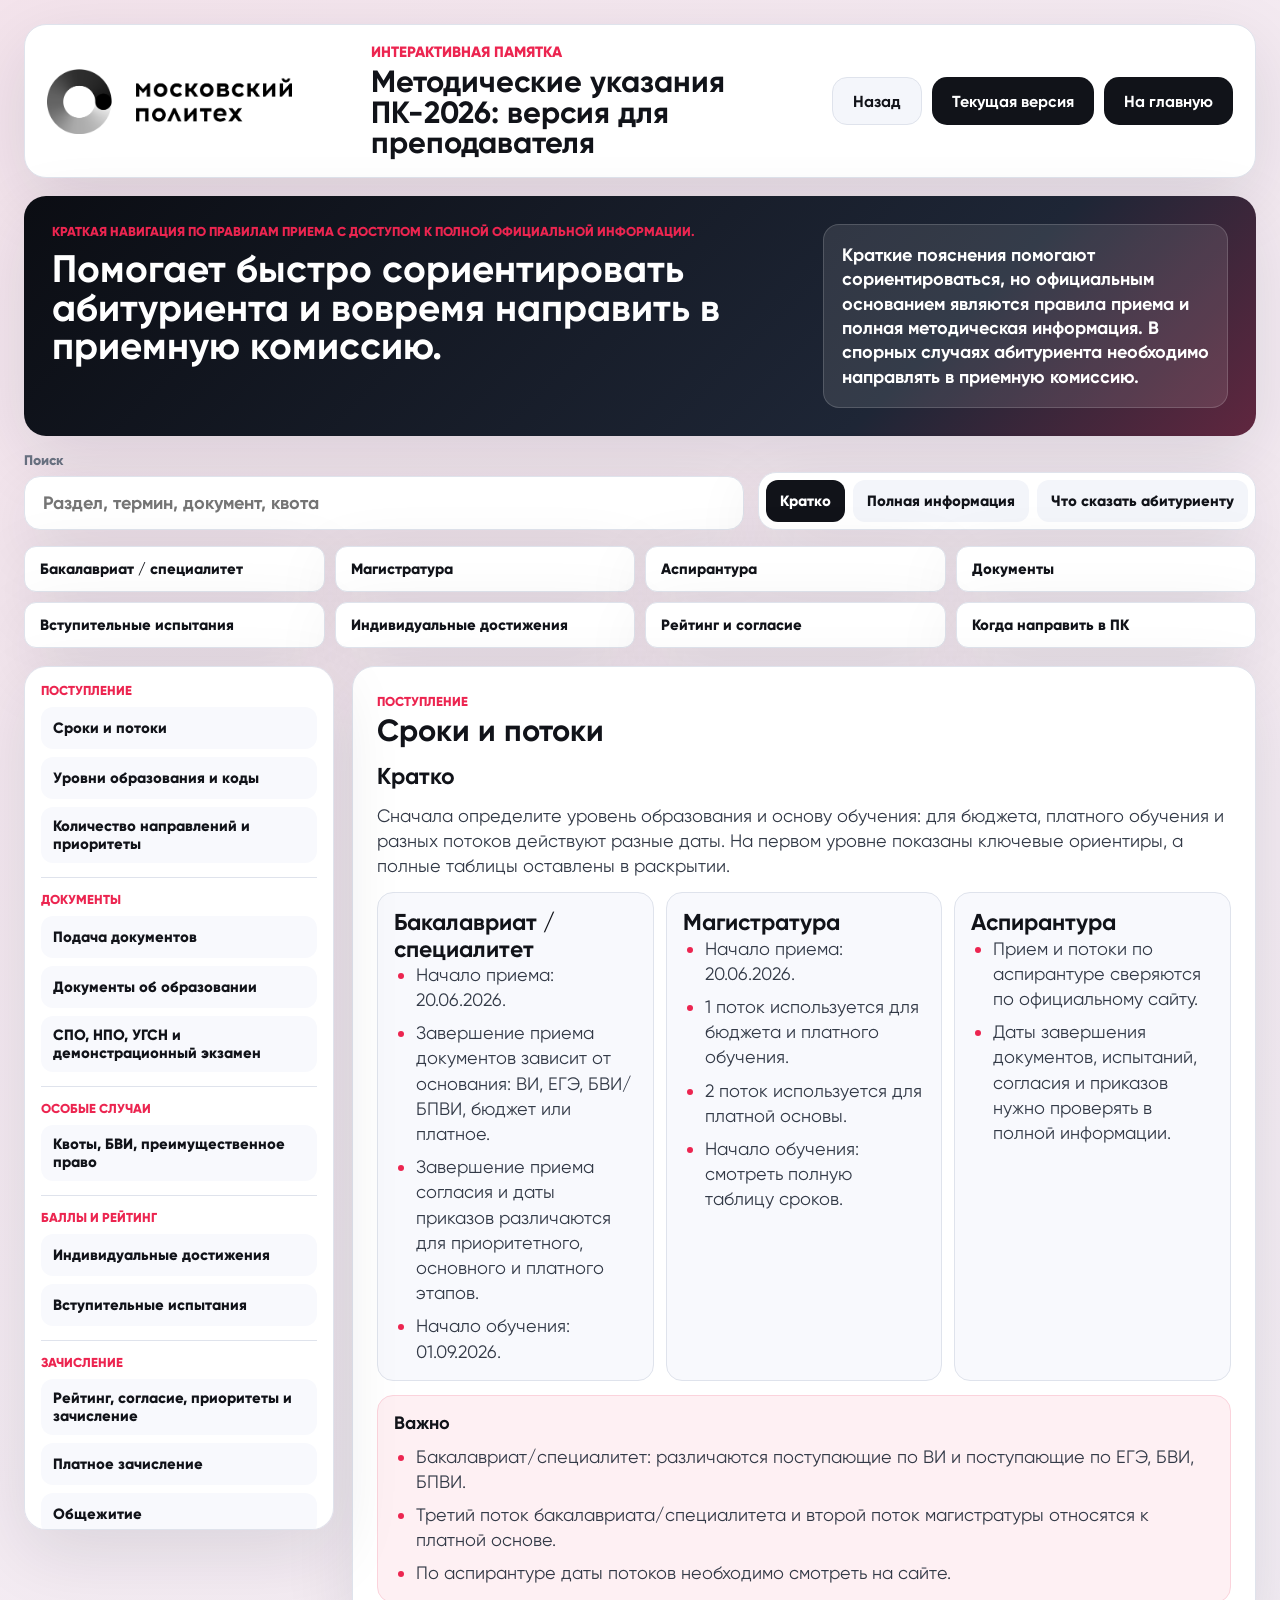
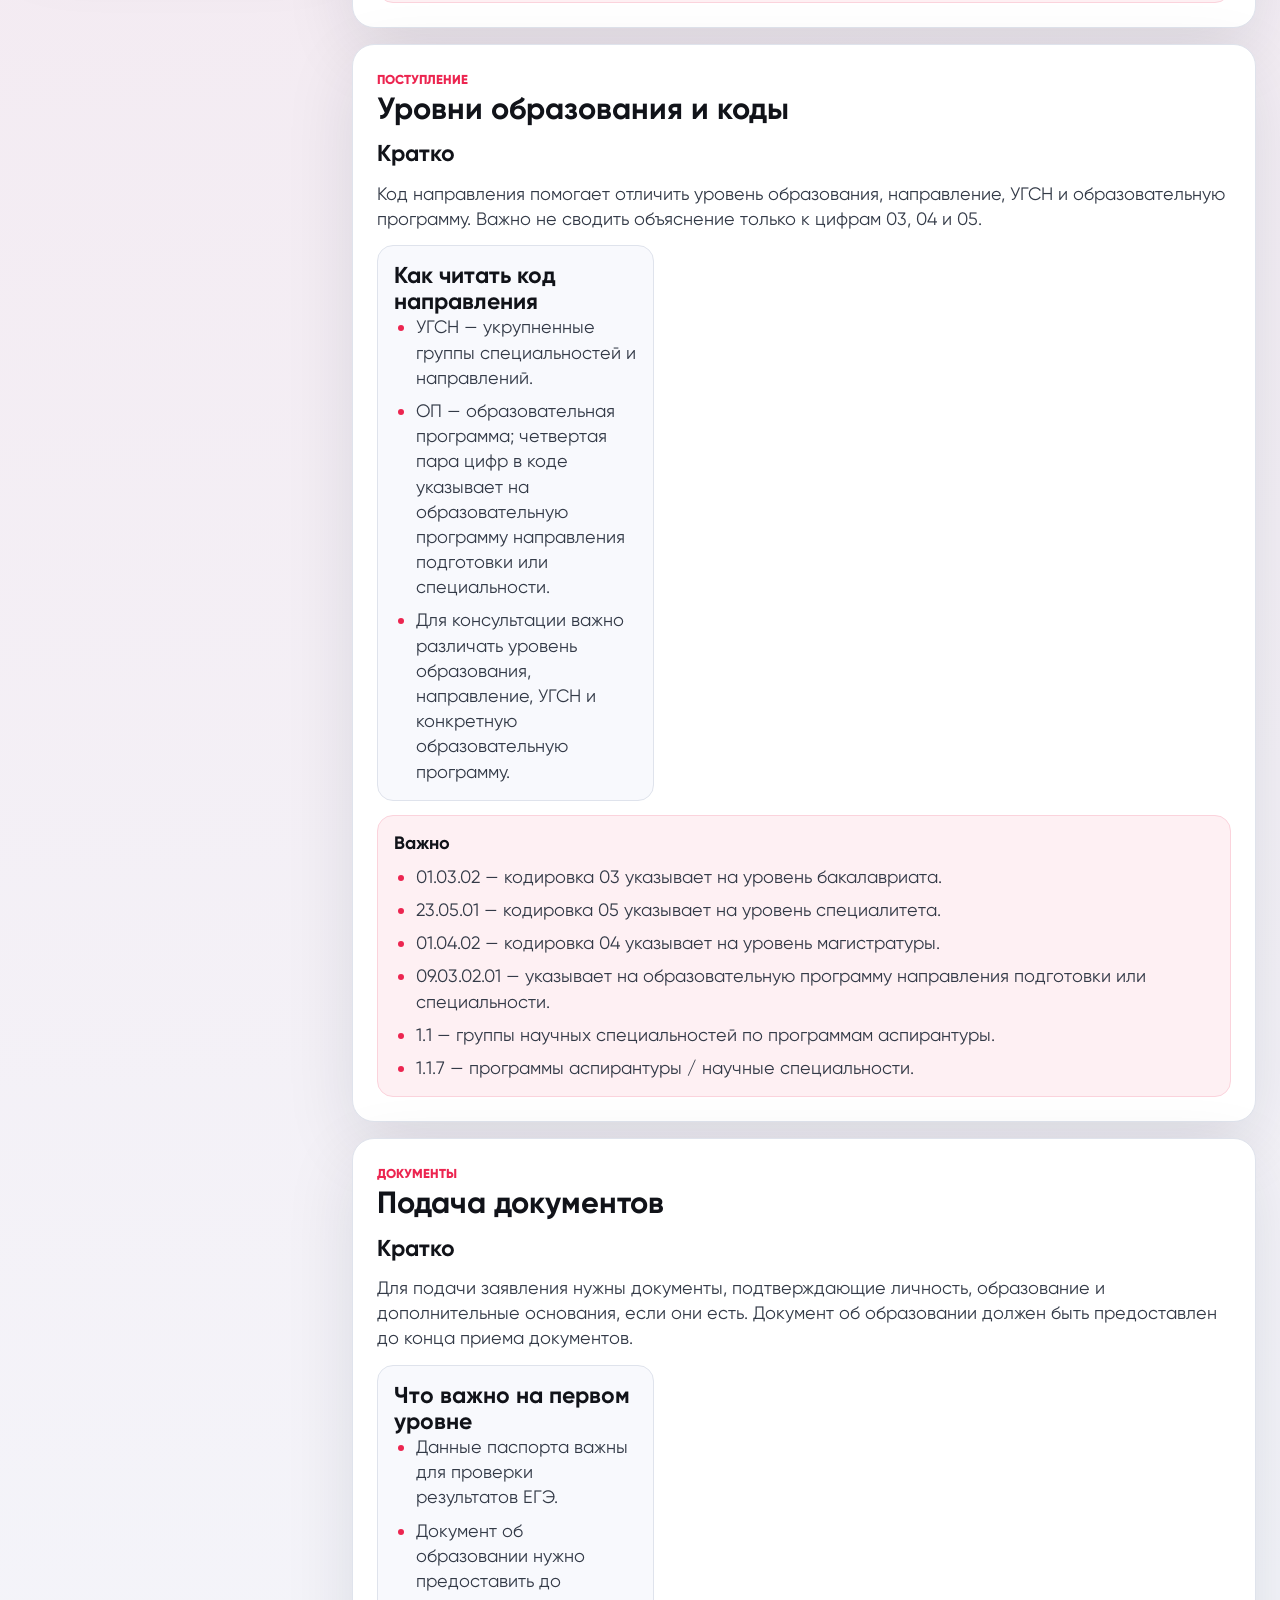
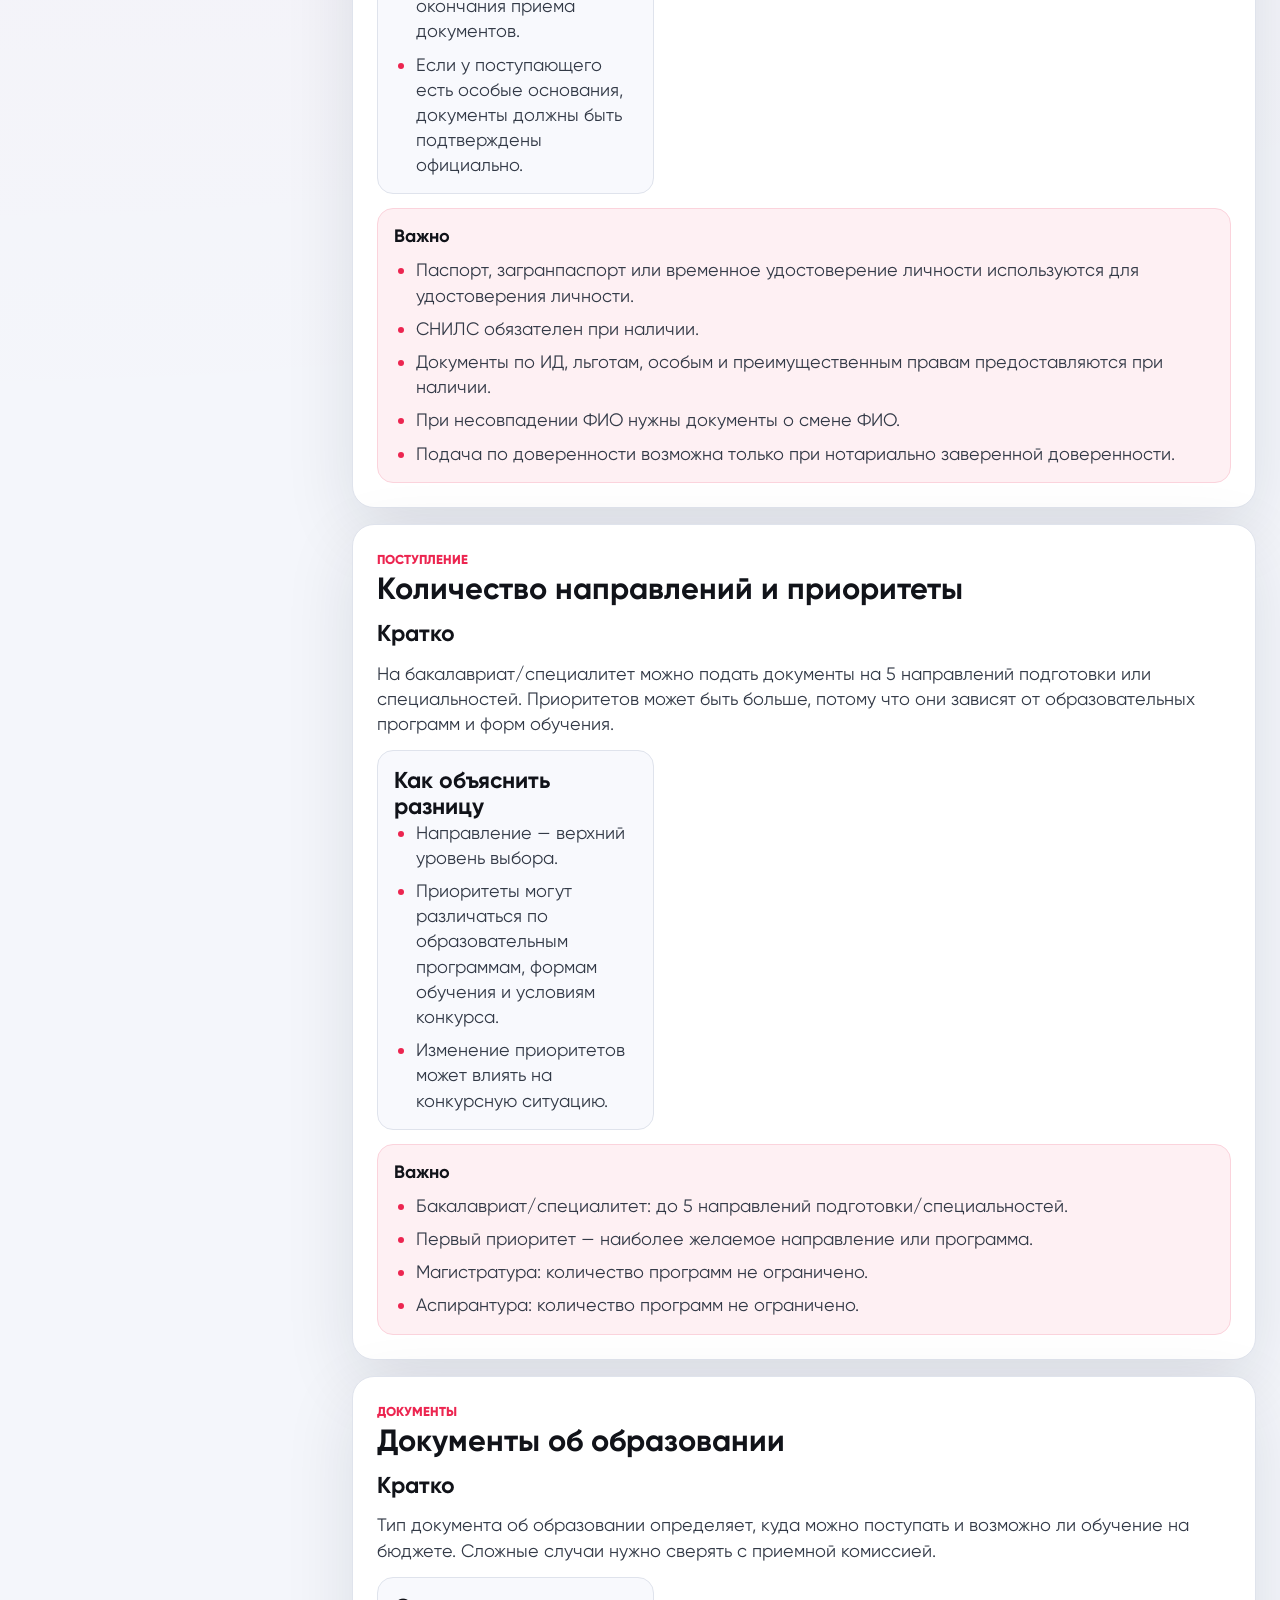
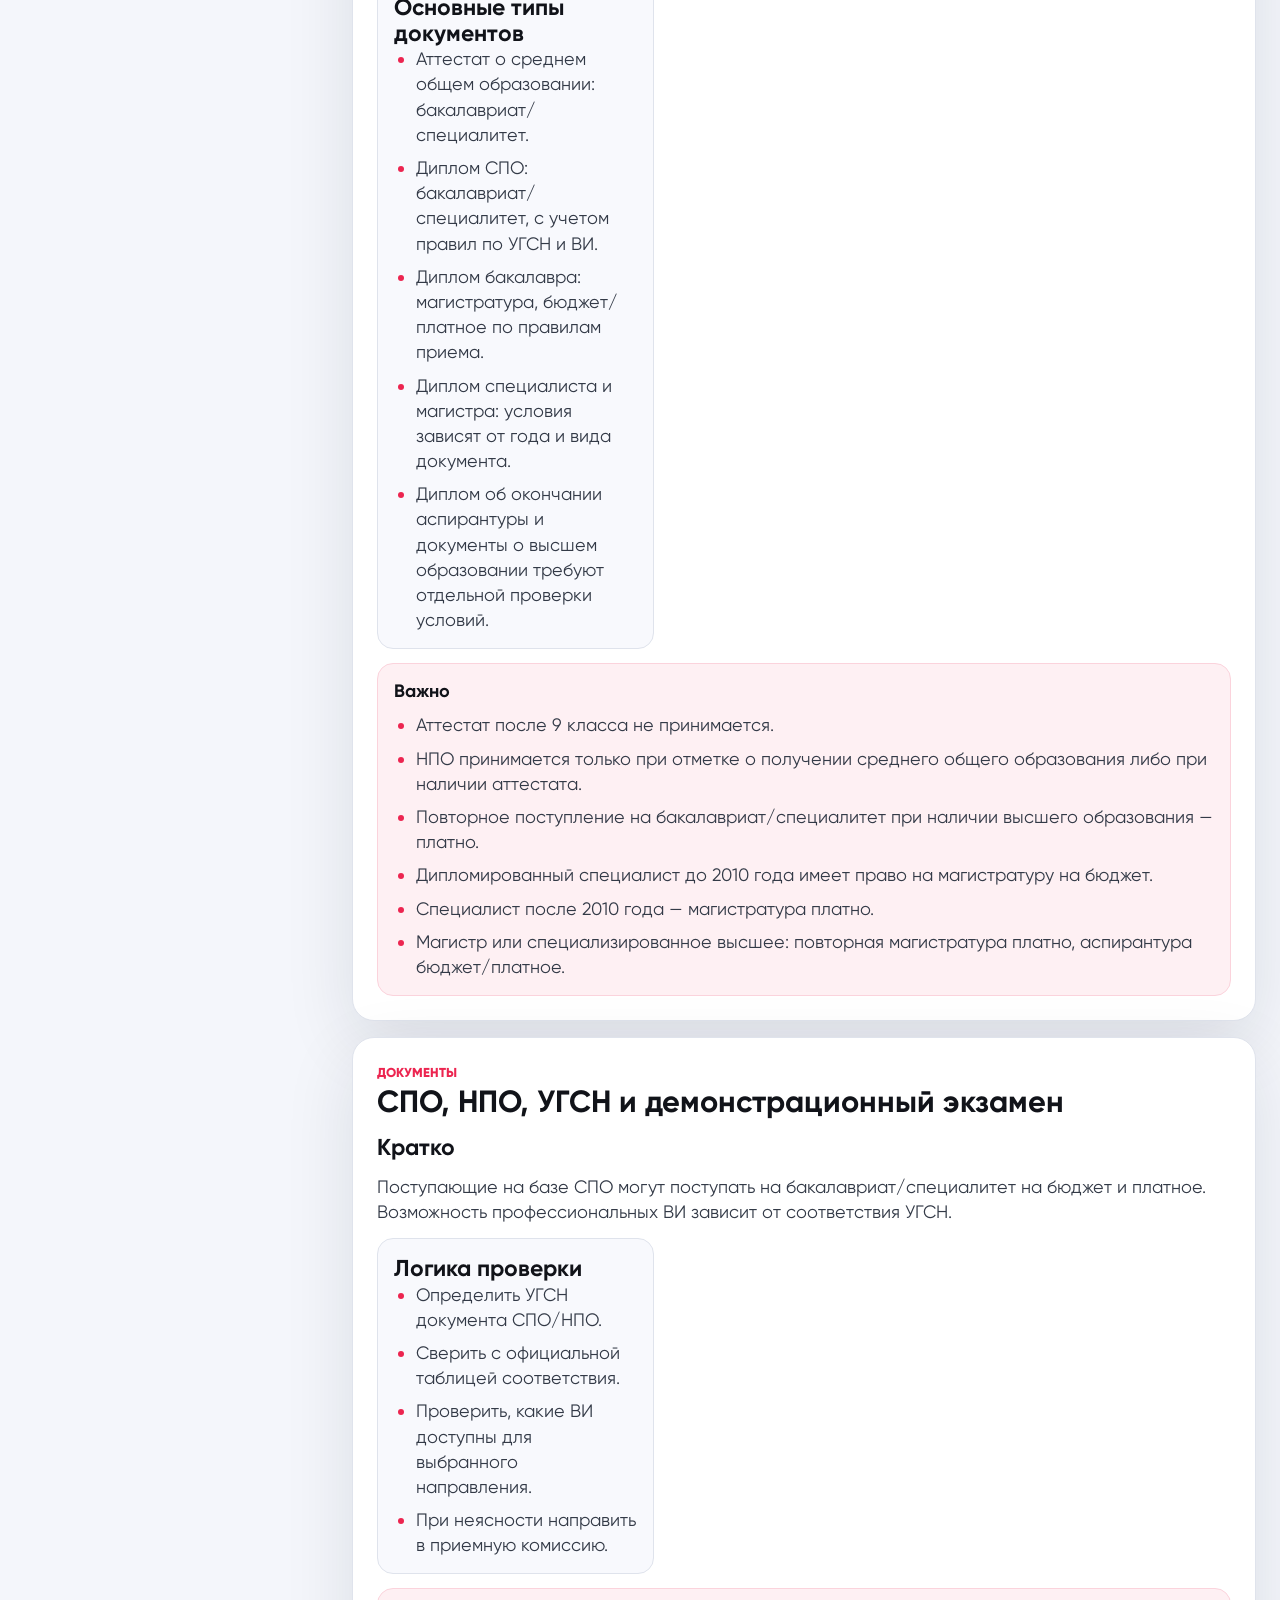
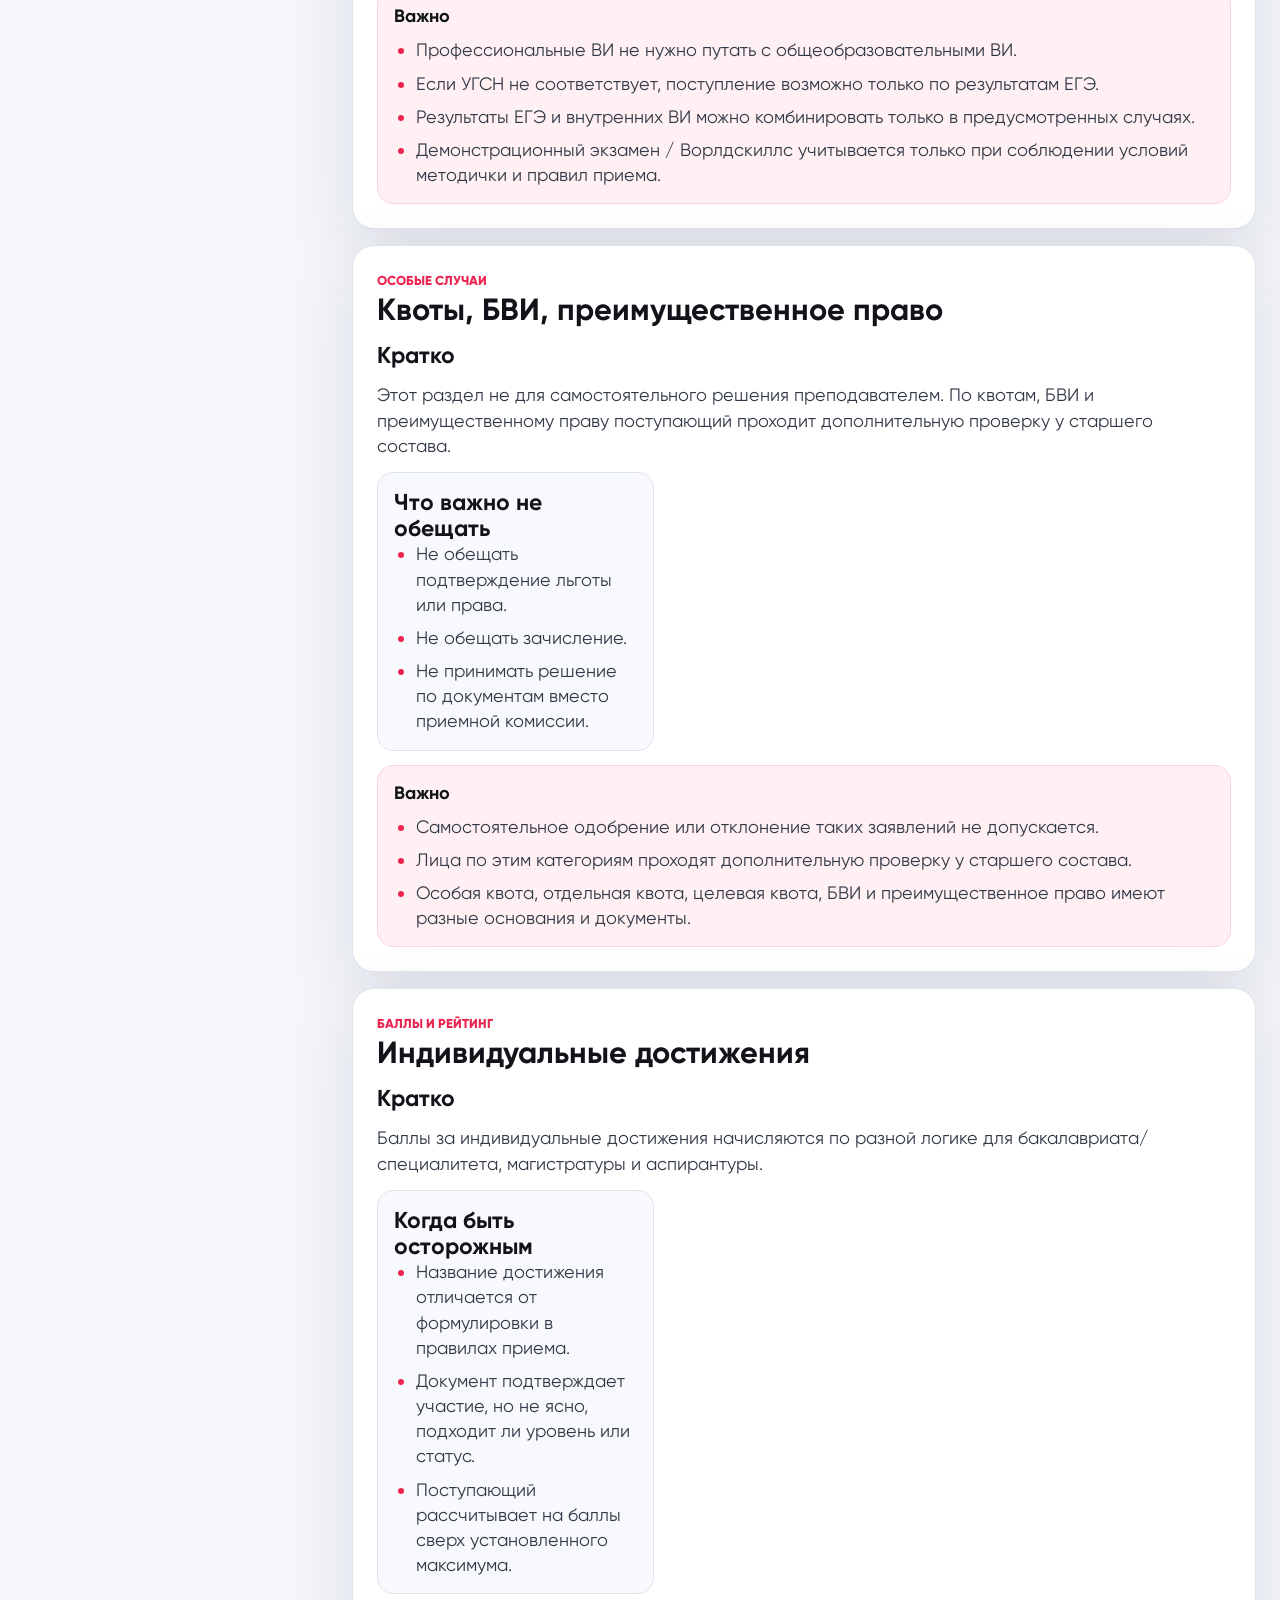
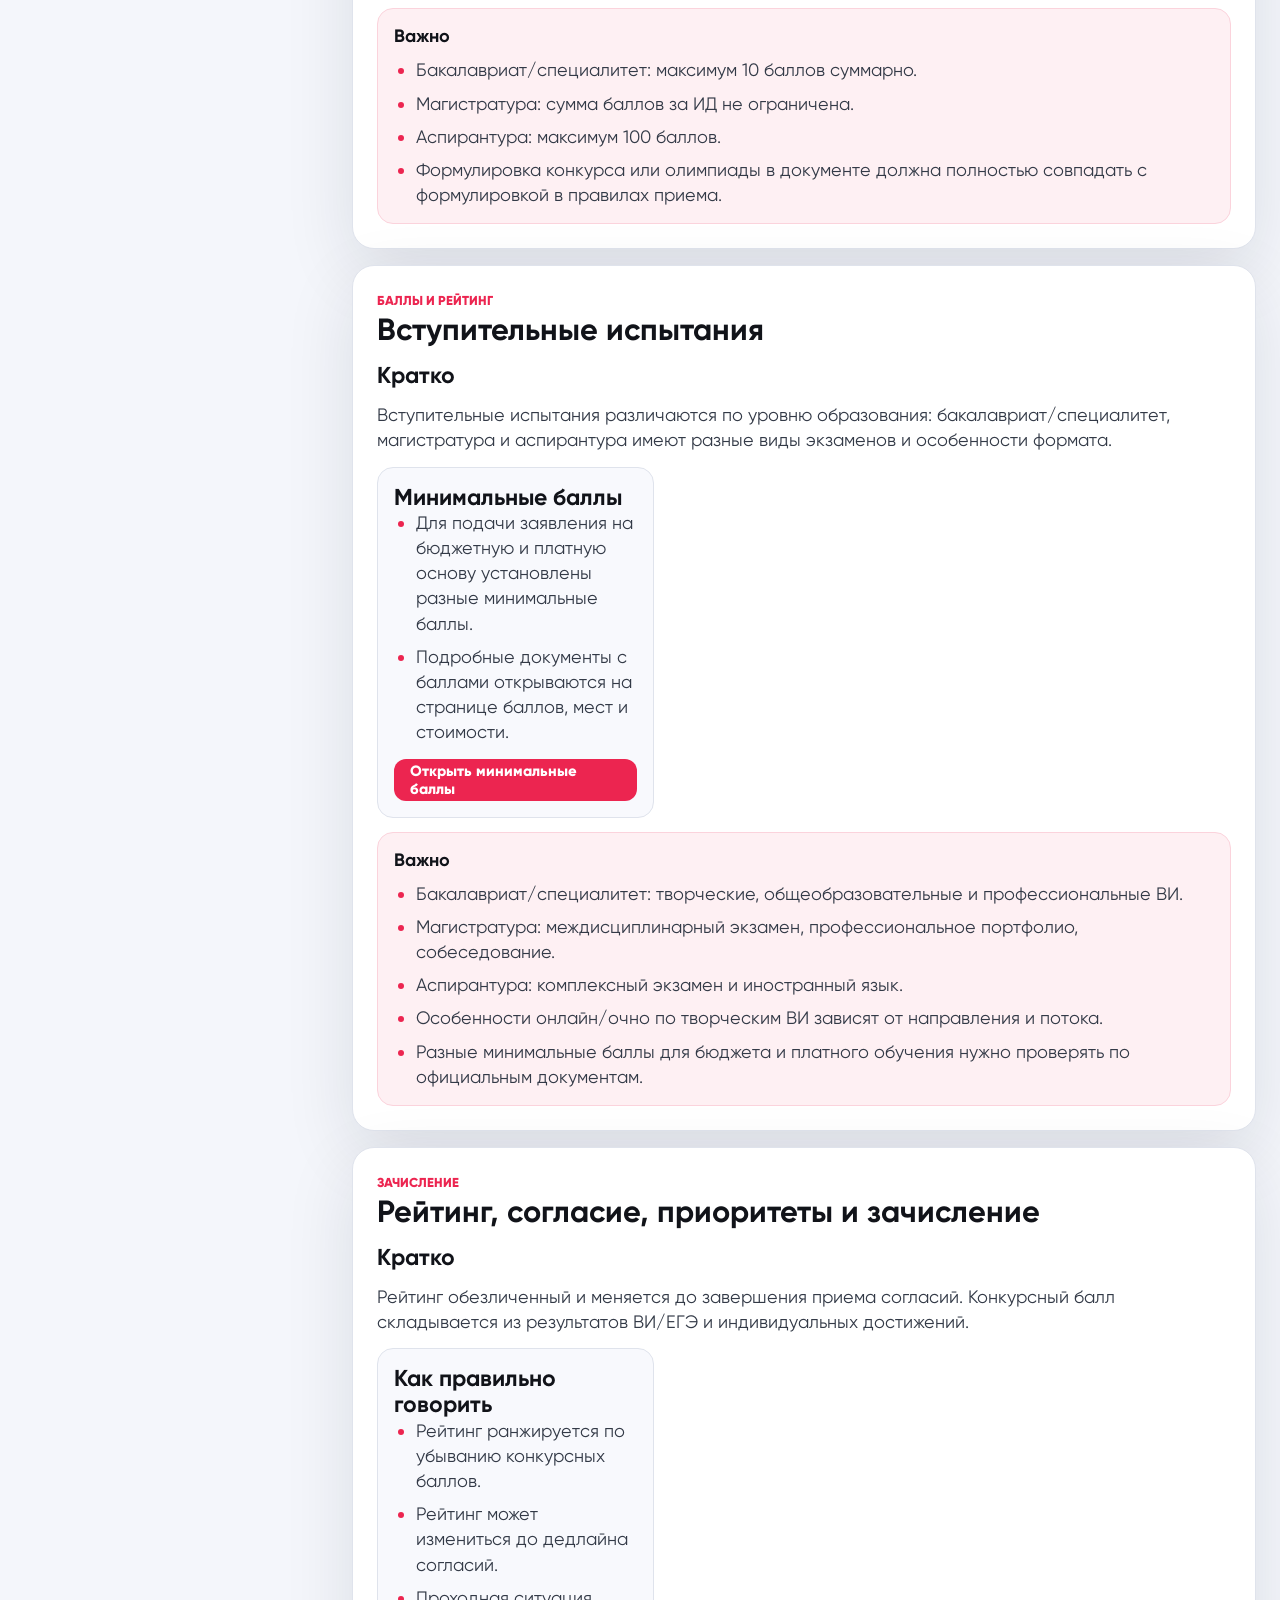
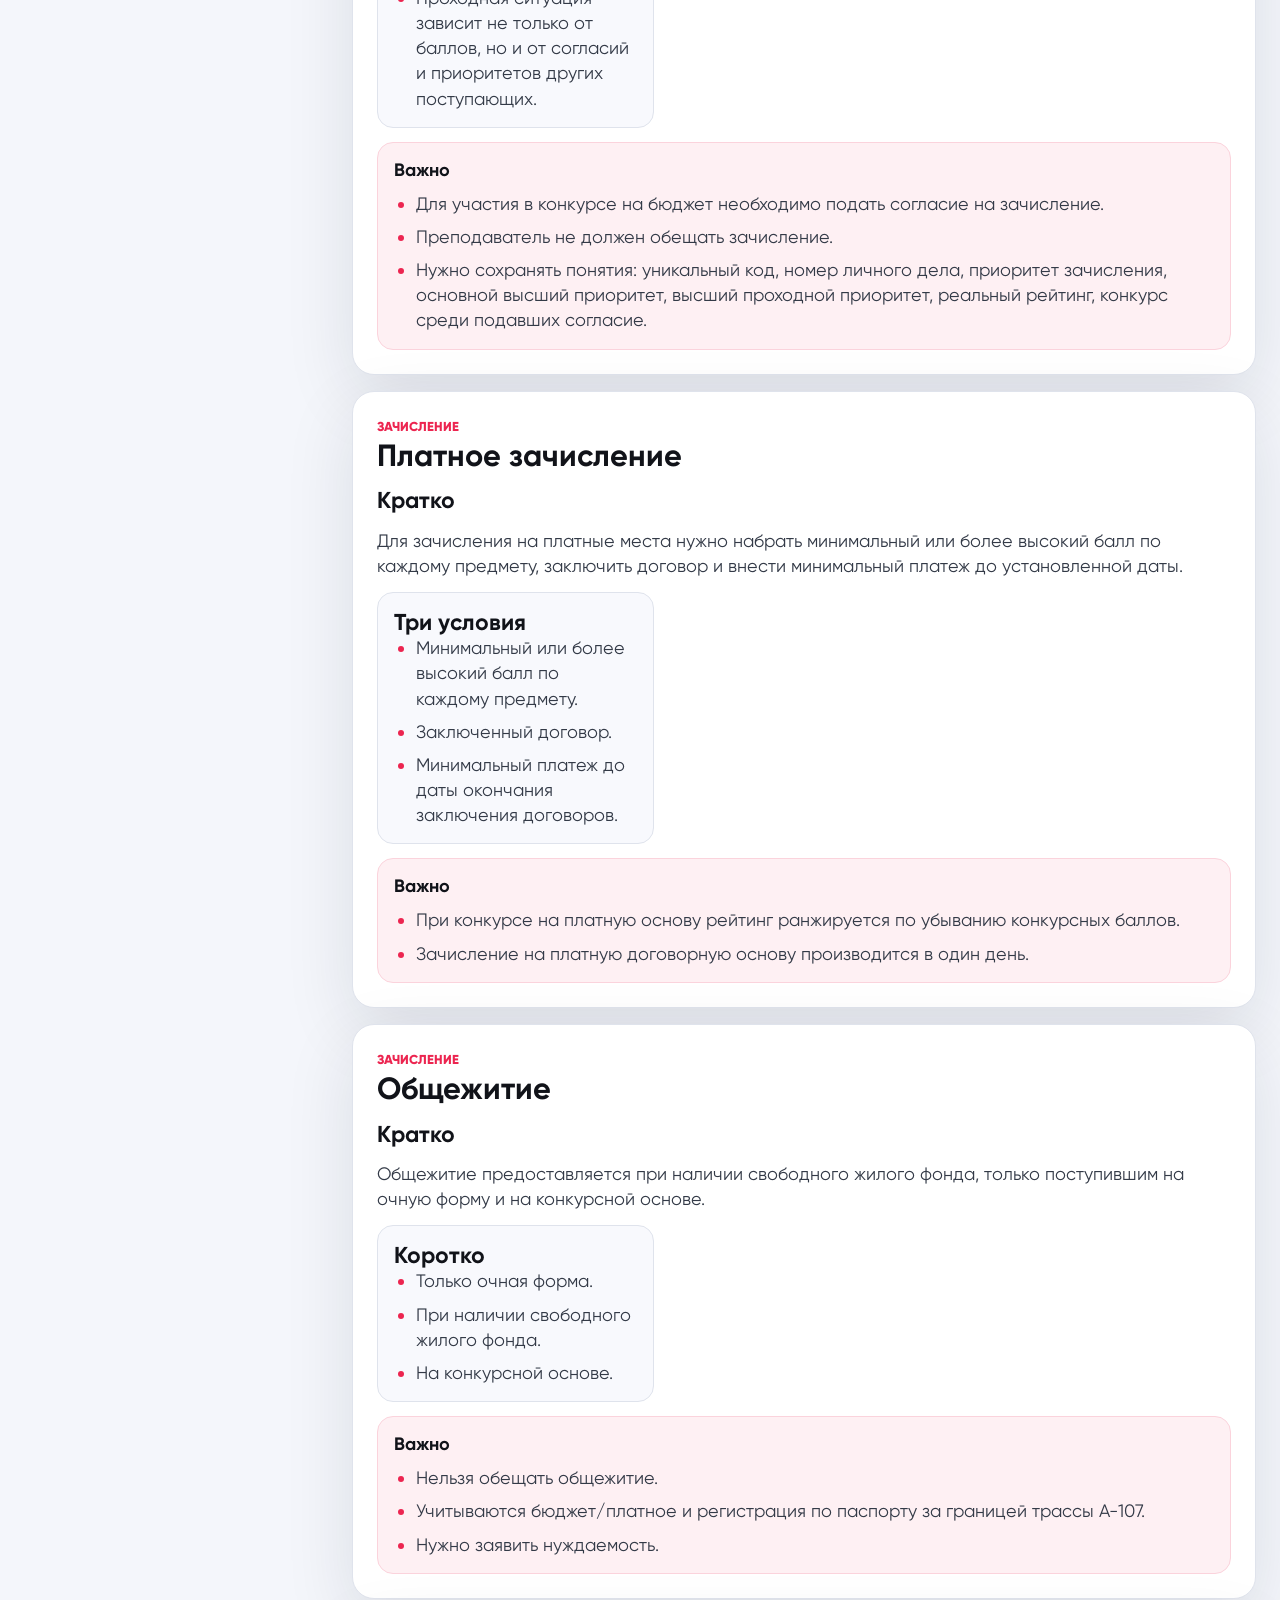
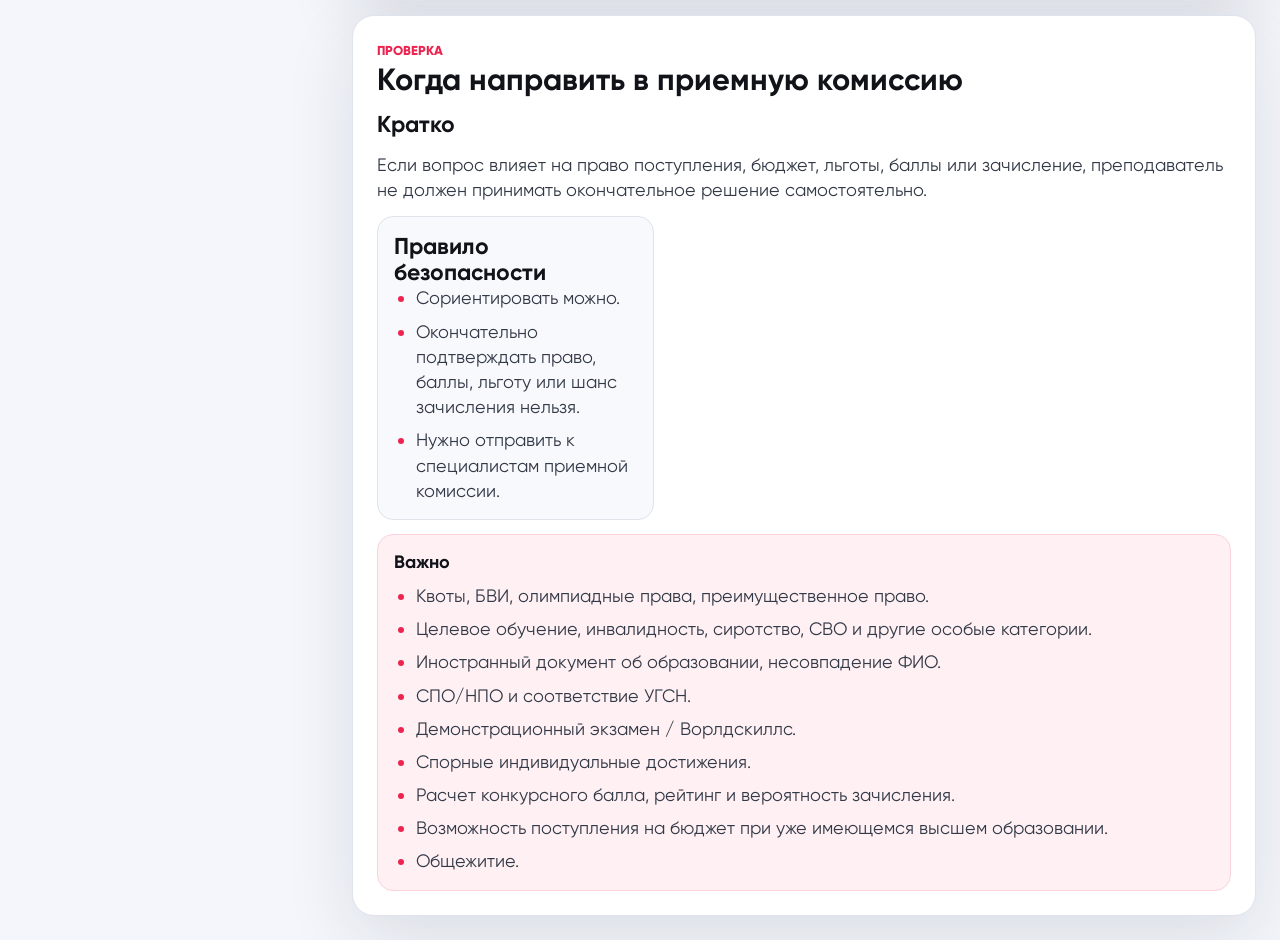
<file: method-guide-teacher.html>
<!doctype html>
<html lang="ru">
  <head>
    <meta charset="utf-8">
    <meta name="viewport" content="width=device-width, initial-scale=1, viewport-fit=cover">
    <title>Методические указания ПК-2026: версия для преподавателя | Московский Политех</title>
    <link rel="stylesheet" href="assets/css/styles.css">
    <link rel="stylesheet" href="assets/css/viewer.css">
    <link rel="stylesheet" href="assets/css/method-guide-teacher.css">
    <link rel="stylesheet" href="assets/css/mobile.css?v=20260724-2">
  </head>
  <body class="viewer-page">
    <main class="viewer-shell teacher-shell">
      <header class="viewer-header teacher-header">
        <img src="assets/img/polytech_logo_main_RGB_RUS.png" alt="Московский Политех">
        <div>
          <p>Интерактивная памятка</p>
          <h1>Методические указания ПК-2026: версия для преподавателя</h1>
        </div>
        <div class="viewer-actions">
          <button type="button" data-go-back>Назад</button>
          <a href="method-guide.html">Текущая версия</a>
          <a href="index.html">На главную</a>
        </div>
      </header>

      <section class="teacher-hero">
        <div>
          <p>Краткая навигация по правилам приема с доступом к полной официальной информации.</p>
          <h2>Помогает быстро сориентировать абитуриента и вовремя направить в приемную комиссию.</h2>
        </div>
        <strong>
          Краткие пояснения помогают сориентироваться, но официальным основанием являются правила приема и полная методическая информация. В спорных случаях абитуриента необходимо направлять в приемную комиссию.
        </strong>
      </section>

      <section class="teacher-tools" aria-label="Фильтры страницы">
        <label class="teacher-search">
          <span>Поиск</span>
          <input type="search" id="teacherSearch" placeholder="Раздел, термин, документ, квота">
        </label>
        <div class="teacher-mode" id="teacherMode" role="group" aria-label="Режим просмотра">
          <button type="button" class="is-active" data-mode="brief">Кратко</button>
          <button type="button" data-mode="official">Полная информация</button>
          <button type="button" data-mode="script">Что сказать абитуриенту</button>
        </div>
      </section>

      <nav class="teacher-quick" id="teacherQuick" aria-label="Быстрые разделы"></nav>

      <section class="teacher-layout">
        <aside class="teacher-nav" id="teacherNav"></aside>
        <div class="teacher-content" id="teacherContent"></div>
      </section>
    </main>

    <script src="assets/js/method-guide-data.js"></script>
    <script src="assets/js/method-guide-teacher-data.js"></script>
    <script src="assets/js/method-guide-teacher.js"></script>
    <script src="assets/js/mobile-nav.js?v=20260724-3"></script>
  </body>
</html>
</file>
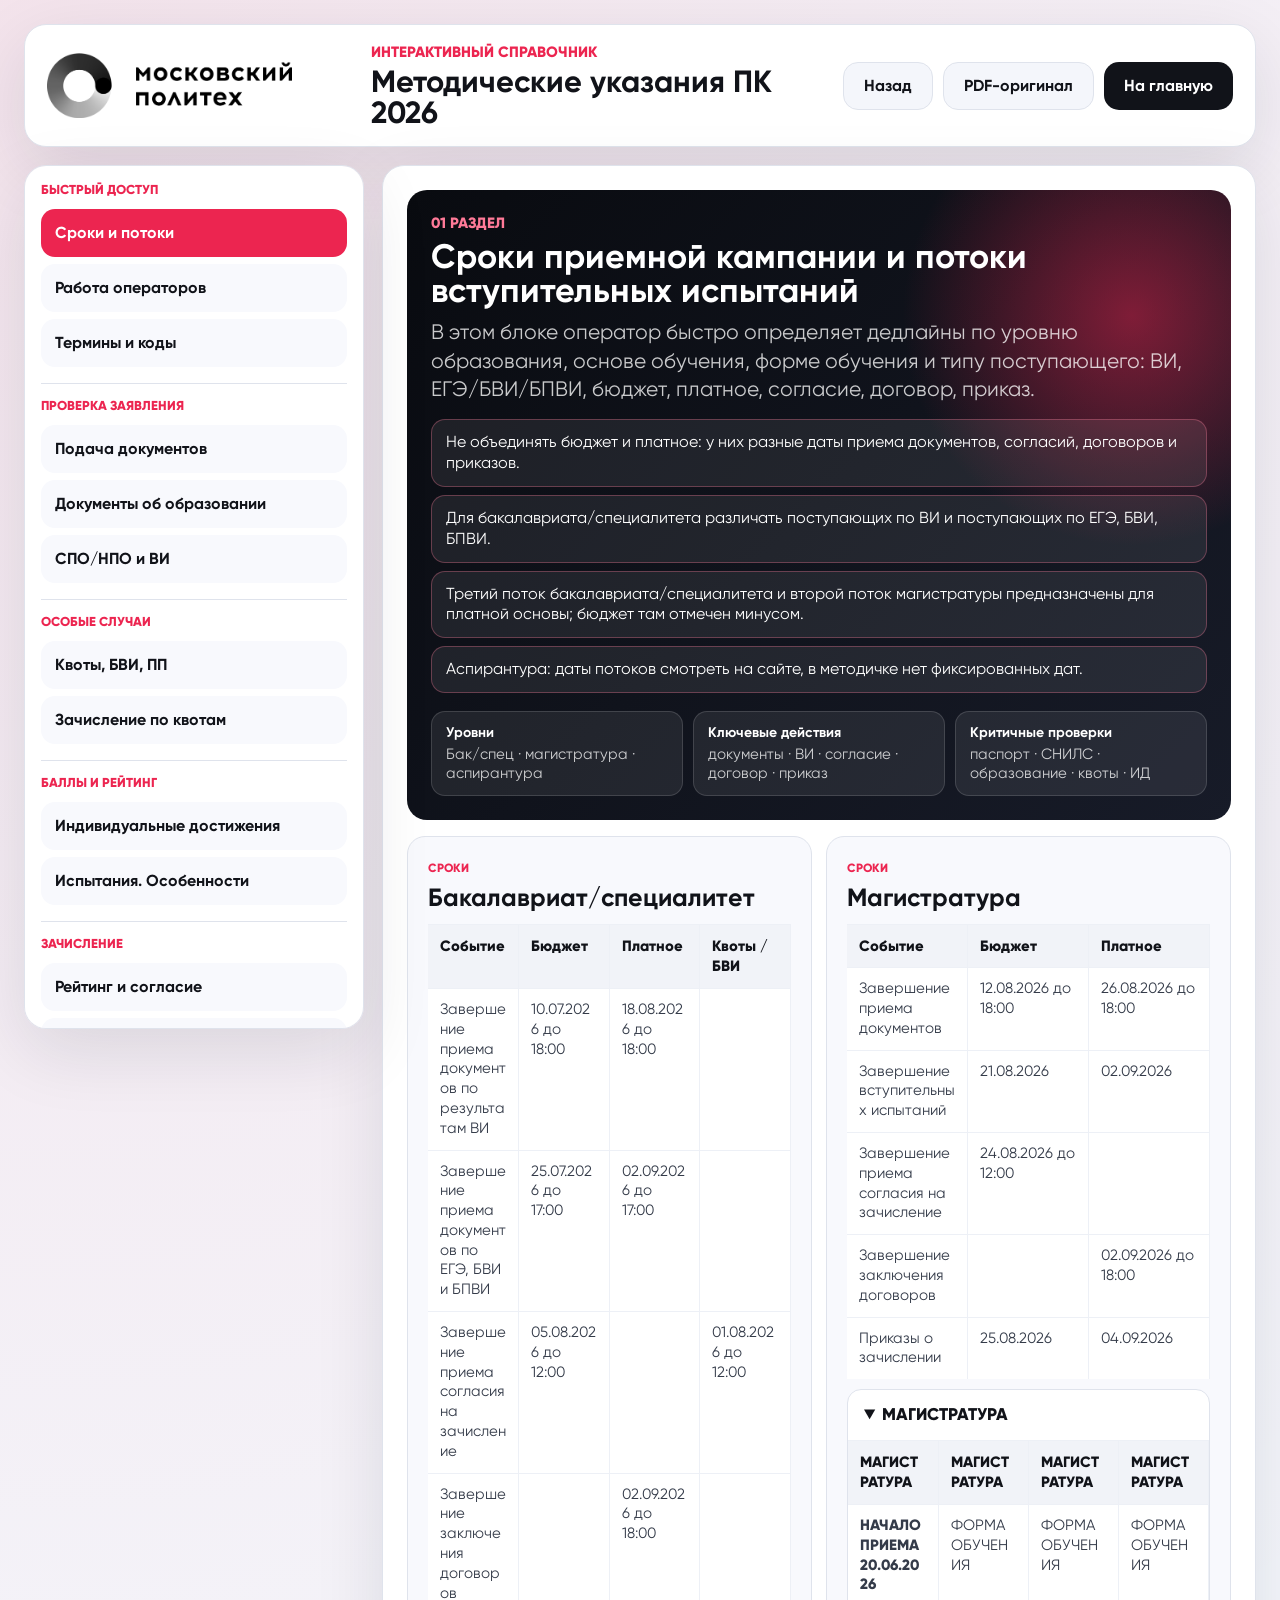
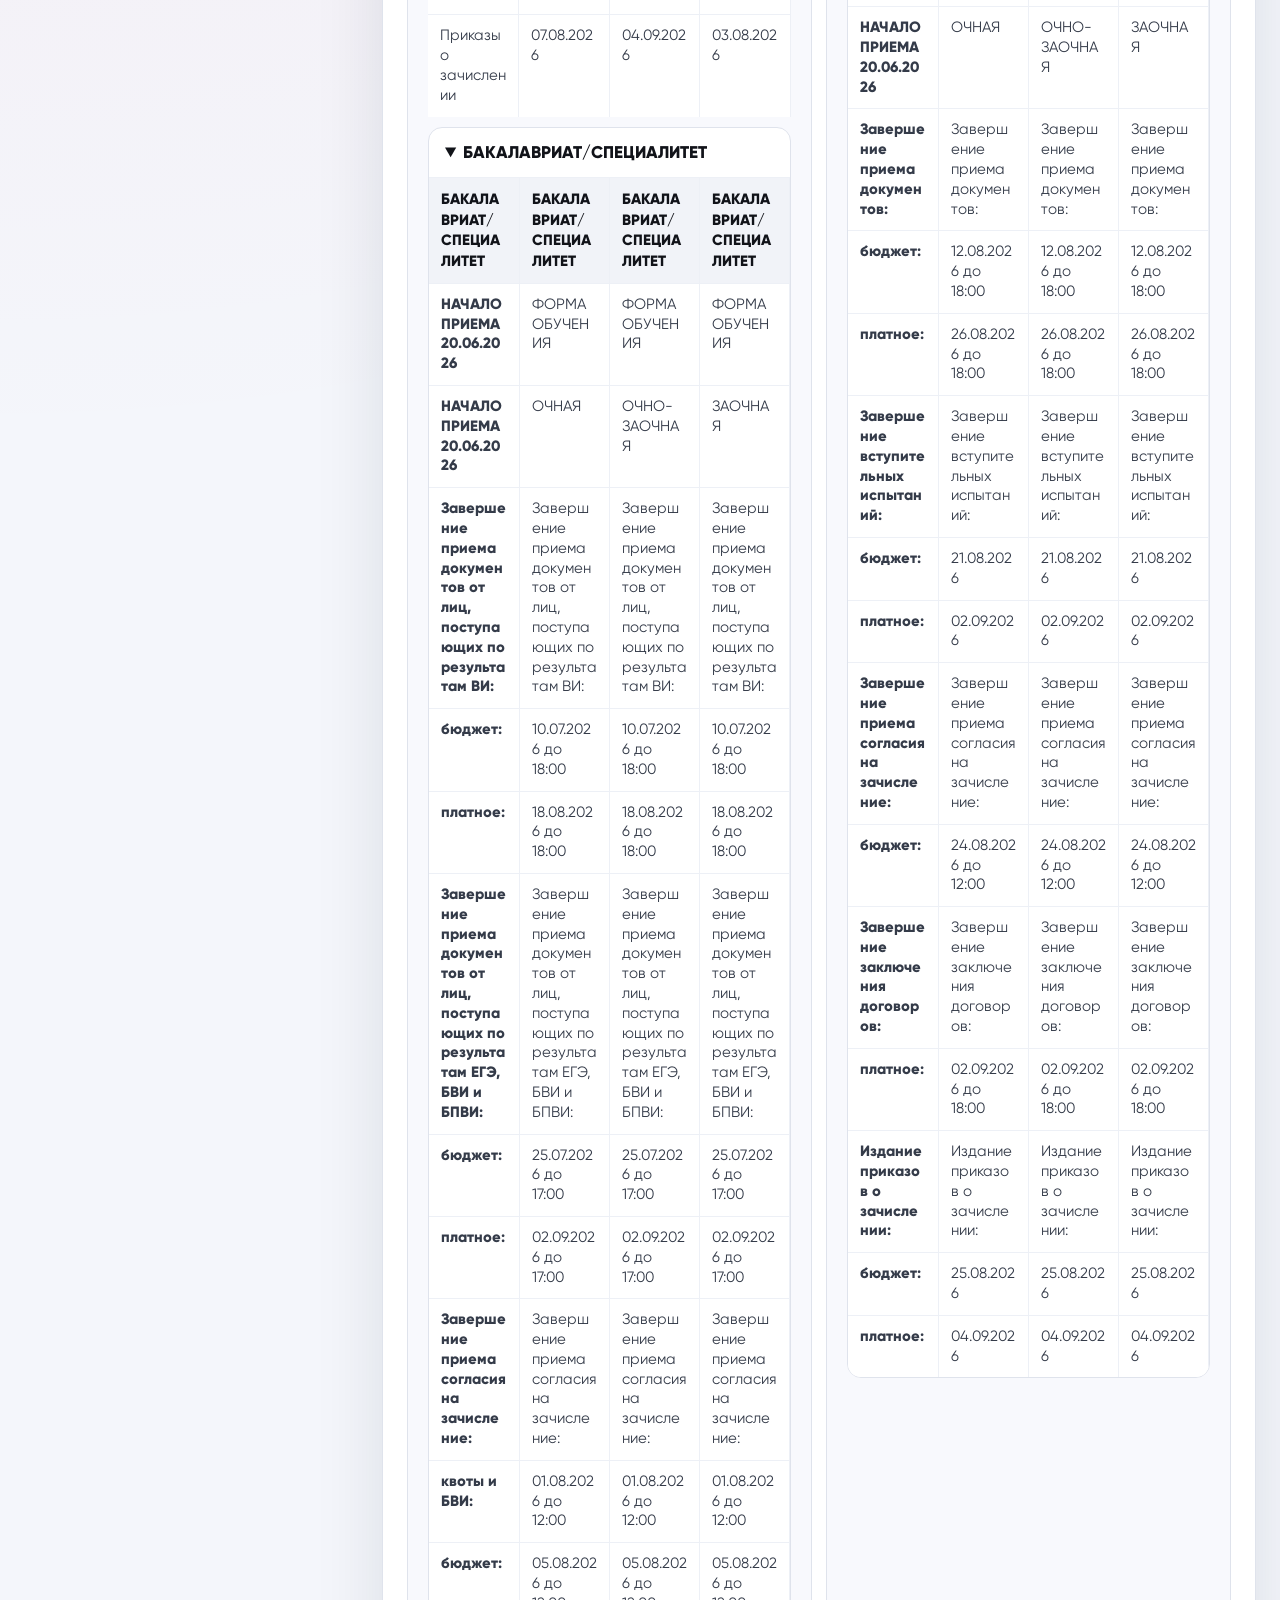
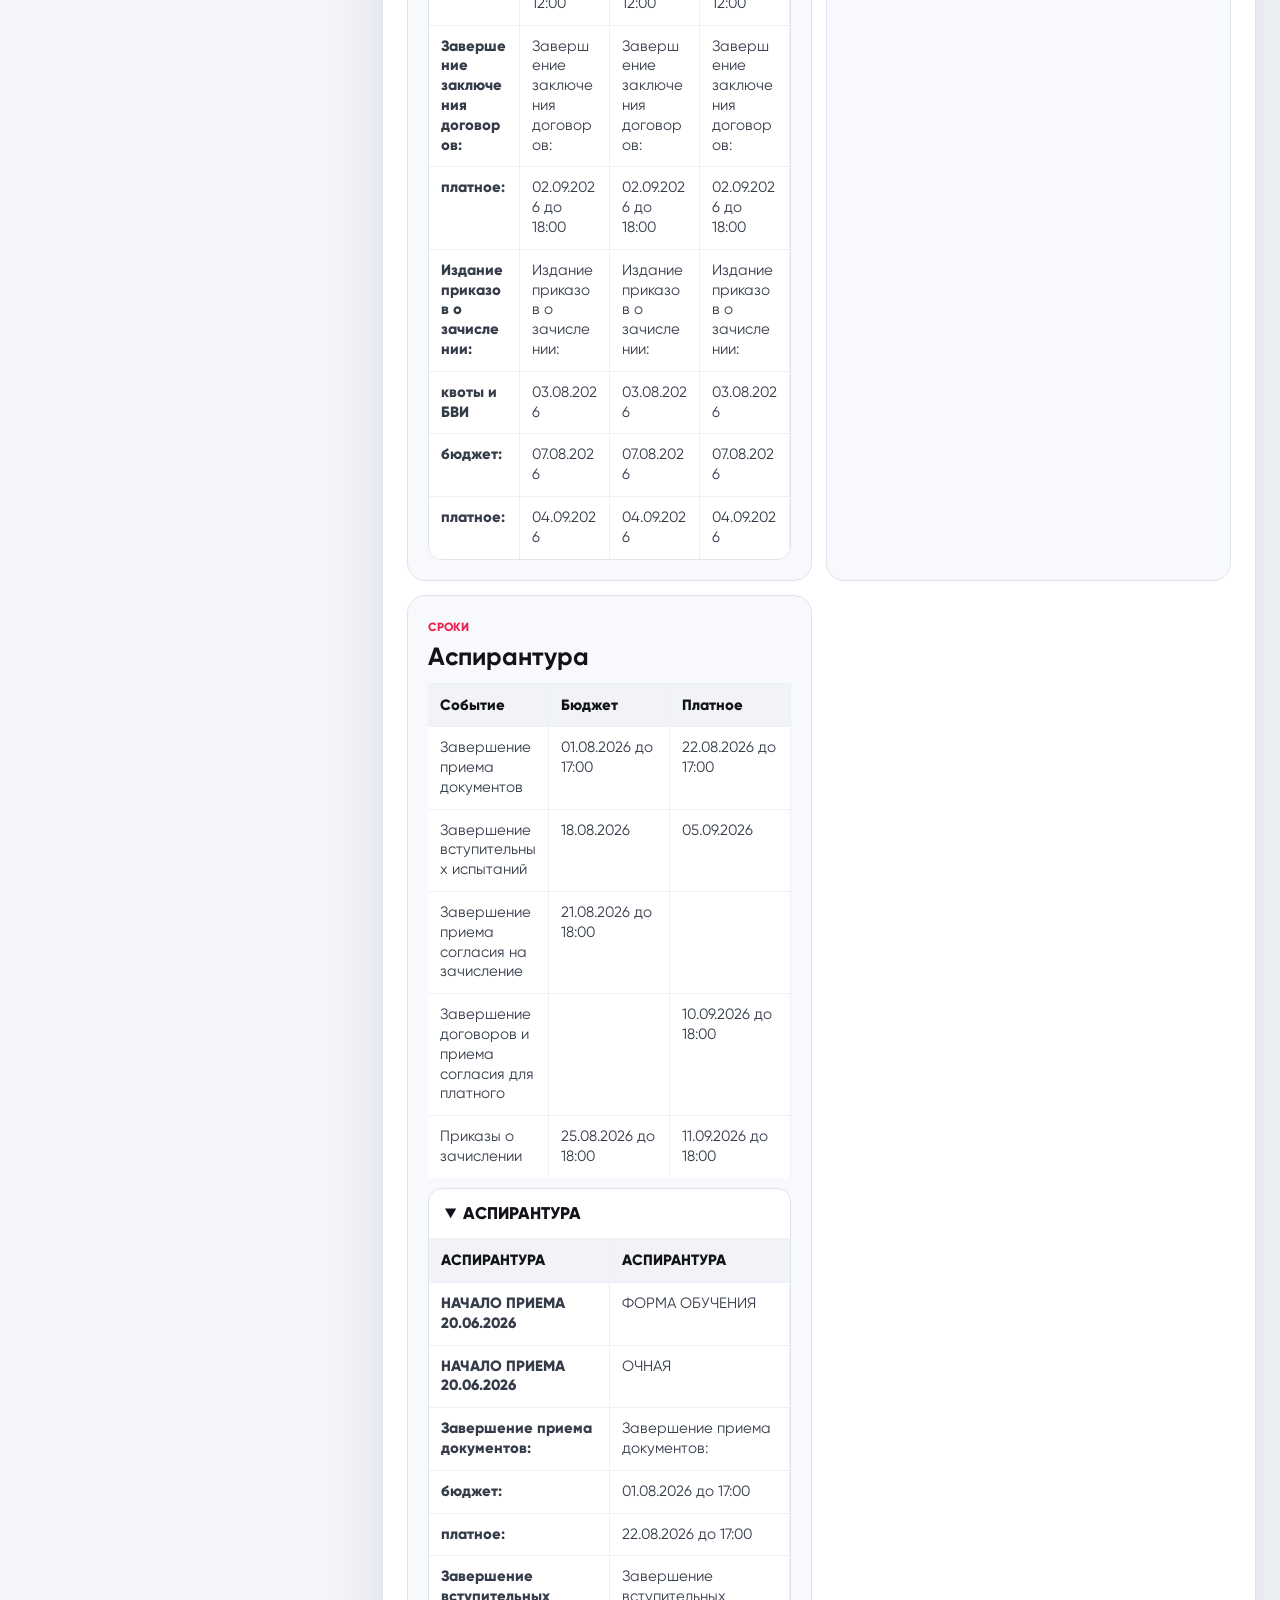
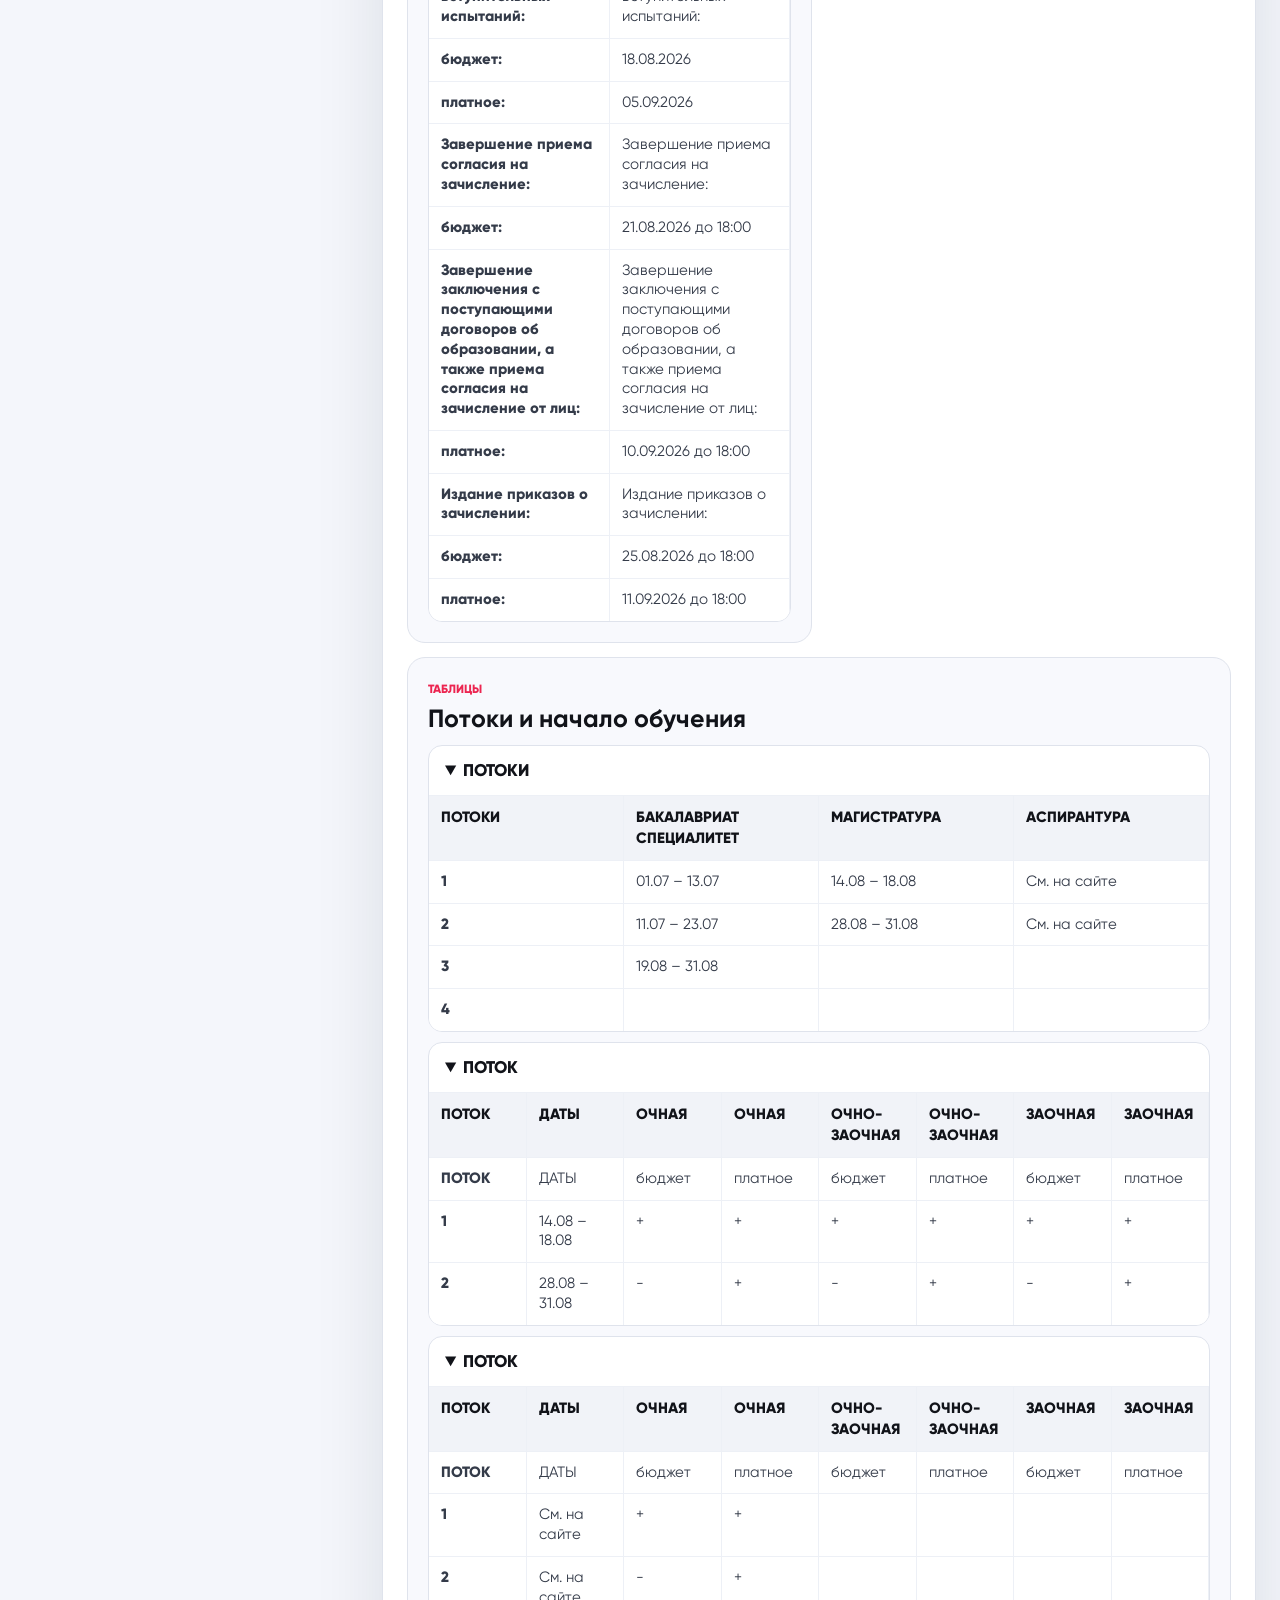
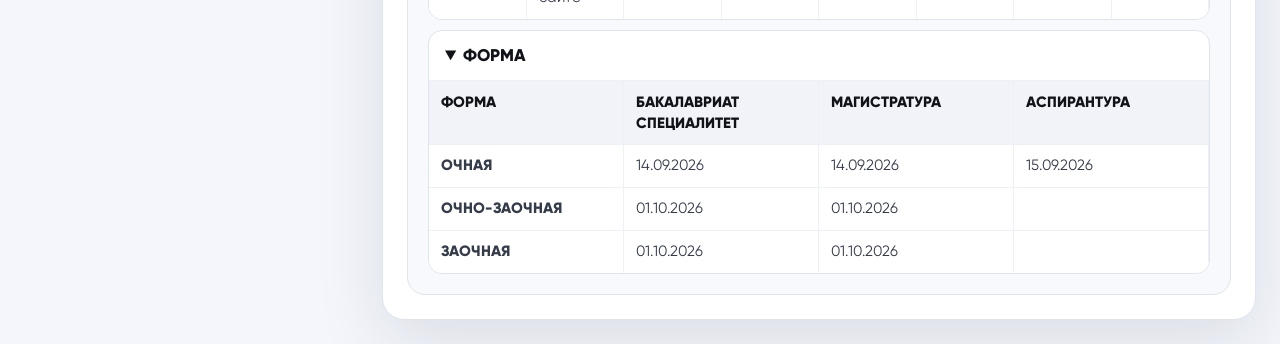
<file: method-guide.html>
<!doctype html>
<html lang="ru">
  <head>
    <meta charset="utf-8">
    <meta name="viewport" content="width=device-width, initial-scale=1, viewport-fit=cover">
    <title>Методические указания | Московский Политех</title>
    <link rel="stylesheet" href="assets/css/styles.css">
    <link rel="stylesheet" href="assets/css/viewer.css">
    <link rel="stylesheet" href="assets/css/method-guide.css">
    <link rel="stylesheet" href="assets/css/mobile.css?v=20260724-2">
  </head>
  <body class="viewer-page">
    <main class="viewer-shell method-shell">
      <header class="viewer-header">
        <img src="assets/img/polytech_logo_main_RGB_RUS.png" alt="Московский Политех">
        <div>
          <p>Интерактивный справочник</p>
          <h1>Методические указания ПК 2026</h1>
        </div>
        <div class="viewer-actions">
          <button type="button" data-go-back>Назад</button>
          <button type="button" data-open-method-pdf>PDF-оригинал</button>
          <a href="index.html">На главную</a>
        </div>
      </header>

      <section class="method-layout">
        <aside class="method-nav" id="methodNav"></aside>
        <section class="method-content">
          <div class="method-hero" id="methodHero"></div>
          <div class="method-cards" id="methodCards"></div>
        </section>
      </section>
    </main>
    <script src="assets/js/method-guide-data.js"></script>
    <script src="assets/js/exam-schedule-data.js"></script>
    <script src="assets/js/method-guide.js"></script>
    <script src="assets/js/mobile-nav.js?v=20260724-3"></script>
  </body>
</html>
</file>
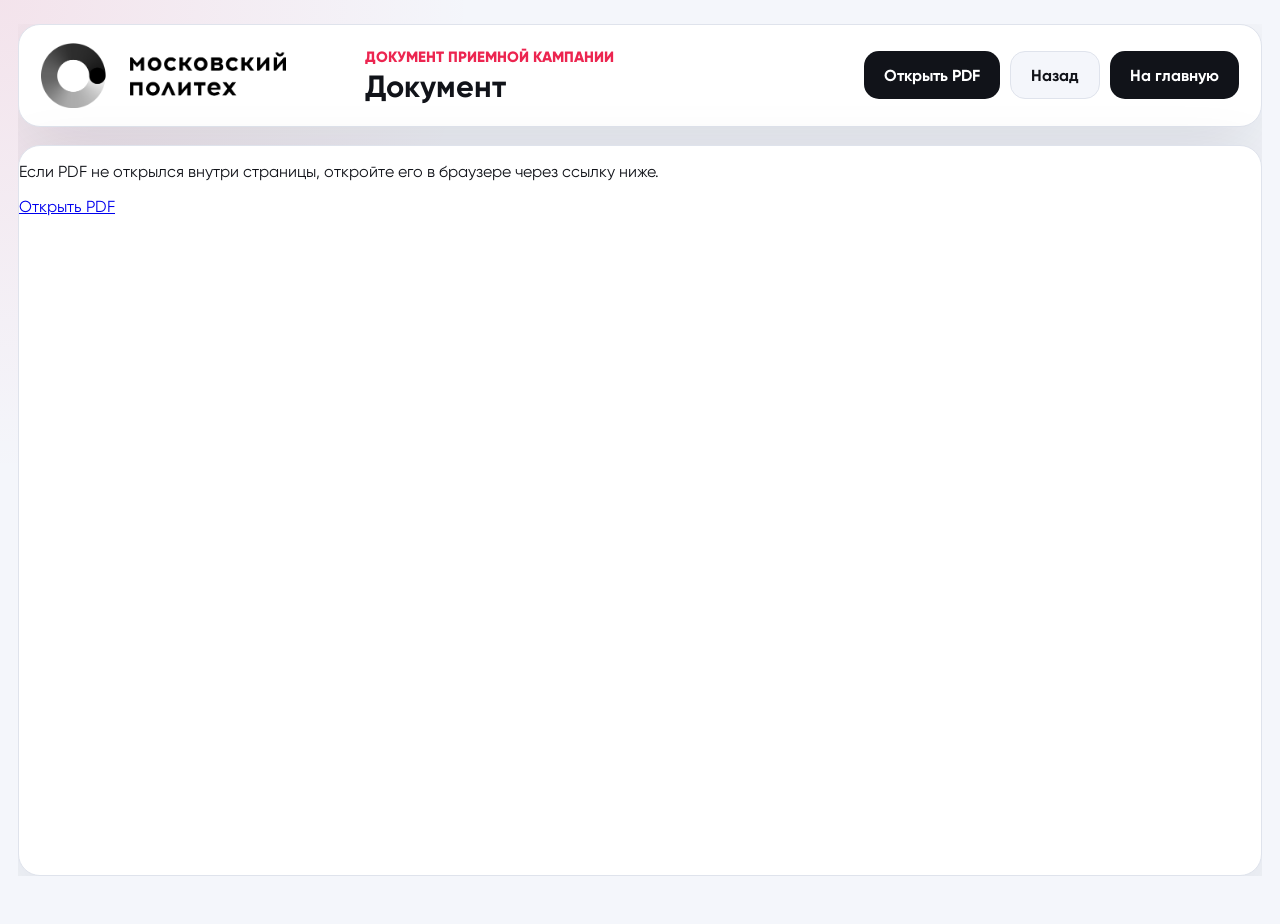
<file: pdf-viewer.html>
<!doctype html>
<html lang="ru">
  <head>
    <meta charset="utf-8">
    <meta name="viewport" content="width=device-width, initial-scale=1, viewport-fit=cover">
    <title>Документ | Московский Политех</title>
    <link rel="stylesheet" href="assets/css/styles.css">
    <link rel="stylesheet" href="assets/css/viewer.css?v=20260724-9">
    <link rel="stylesheet" href="assets/css/mobile.css?v=20260724-2">
  </head>
  <body class="viewer-page viewer-page--pdf">
    <main class="viewer-shell viewer-shell--pdf">
      <header class="viewer-header">
        <img src="assets/img/polytech_logo_main_RGB_RUS.png" alt="Московский Политех">
        <div>
          <p>Документ приемной кампании</p>
          <h1 id="pdfTitle">Документ</h1>
        </div>
        <div class="viewer-actions">
          <a id="pdfOpenDirect" href="#" target="_blank" rel="noopener noreferrer">Открыть PDF</a>
          <button type="button" data-go-back>Назад</button>
          <a href="index.html">На главную</a>
        </div>
      </header>
      <section class="pdf-frame">
        <object id="pdfObject" data="" type="application/pdf">
          <p>Если PDF не открылся внутри страницы, откройте его в браузере через ссылку ниже.</p>
          <a id="pdfFallback" href="#">Открыть PDF</a>
        </object>
      </section>
    </main>
    <script src="assets/js/pdf-viewer.js?v=20260724-10"></script>
  </body>
</html>
</file>
<file: assets/css/styles.css>
:root {
  --bg: #f4f6fb;
  --surface: #ffffff;
  --surface-soft: #f7f8fc;
  --text: #111319;
  --muted: #697083;
  --line: #dfe3ec;
  --brand-red: #ec2550;
  --brand-black: #111319;
  --active-accent: #ec2550;
  --shadow: 0 22px 70px rgba(22, 28, 45, 0.11);
  --radius: 22px;
}

@font-face {
  font-family: "Gilroy";
  src: url("../fonts/Gilroy-Regular.otf") format("opentype");
  font-weight: 400;
  font-style: normal;
  font-display: swap;
}

@font-face {
  font-family: "Gilroy";
  src: url("../fonts/Gilroy-Medium.otf") format("opentype");
  font-weight: 500;
  font-style: normal;
  font-display: swap;
}

@font-face {
  font-family: "Gilroy";
  src: url("../fonts/Gilroy-SemiBold.otf") format("opentype");
  font-weight: 600;
  font-style: normal;
  font-display: swap;
}

@font-face {
  font-family: "Gilroy";
  src: url("../fonts/Gilroy-Bold.otf") format("opentype");
  font-weight: 700;
  font-style: normal;
  font-display: swap;
}

@font-face {
  font-family: "Gilroy";
  src: url("../fonts/Gilroy-ExtraBold.otf") format("opentype");
  font-weight: 800;
  font-style: normal;
  font-display: swap;
}

* {
  box-sizing: border-box;
}

html,
body {
  width: 100%;
  min-height: 100%;
}

body {
  margin: 0;
  color: var(--text);
  background:
    radial-gradient(circle at 10% 0%, rgba(236, 37, 80, 0.08), transparent 34%),
    linear-gradient(180deg, #fbfcff 0%, var(--bg) 100%);
  font-family: "Gilroy", Arial, Helvetica, system-ui, sans-serif;
  letter-spacing: 0;
}

body.dashboard-page,
html:has(body.dashboard-page) {
  height: 100%;
  overflow: hidden;
}

body.modal-open {
  overflow: hidden;
}

button {
  font: inherit;
  color: inherit;
}

svg {
  fill: none;
  stroke: currentColor;
  stroke-width: 1.8;
  stroke-linecap: round;
  stroke-linejoin: round;
}

.app-shell {
  display: grid;
  grid-template-rows: minmax(70px, 7.8vh) minmax(0, 1fr);
  width: 100vw;
  height: 100vh;
  margin: 0 auto;
  padding: clamp(14px, 1.05vw, 30px);
  overflow: hidden;
}

.topbar {
  display: grid;
  grid-template-columns: minmax(280px, 20vw) minmax(520px, 1fr) minmax(190px, 13vw);
  align-items: center;
  gap: clamp(16px, 1.2vw, 34px);
  min-height: 0;
  padding: clamp(7px, 0.65vw, 18px) clamp(14px, 1vw, 28px);
  background: rgba(255, 255, 255, 0.84);
  border: 1px solid rgba(223, 227, 236, 0.9);
  border-radius: var(--radius);
  box-shadow: 0 12px 40px rgba(23, 30, 52, 0.07);
  backdrop-filter: blur(18px);
}

.top-actions {
  display: flex;
  align-items: center;
  justify-content: flex-end;
  gap: clamp(8px, 0.55vw, 14px);
  min-width: 0;
}

.brand {
  display: flex;
  align-items: center;
  min-width: 0;
  align-self: center;
  color: inherit;
  text-decoration: none;
  cursor: pointer;
}

.brand__logo {
  display: block;
  width: min(100%, 330px);
  max-height: clamp(38px, 4.25vh, 84px);
  object-fit: contain;
  object-position: left center;
}

.page-title {
  display: flex;
  flex-direction: column;
  justify-content: center;
  align-self: center;
  min-height: 0;
  text-align: center;
  transform: translateY(-2px);
}

.page-title p,
.eyebrow,
.modal-kicker {
  margin: 0;
  color: var(--active-accent);
  font-size: clamp(12px, 0.78vw, 20px);
  font-weight: 800;
  letter-spacing: 0;
  text-transform: uppercase;
}

.panel-heading p,
.section-heading p {
  margin: 0;
  color: var(--brand-red);
  font-size: clamp(12px, 0.78vw, 20px);
  font-weight: 800;
  letter-spacing: 0;
  text-transform: uppercase;
}

.page-title p {
  font-size: clamp(27px, 1.95vw, 62px);
  color: #111319;
  line-height: 0.95;
}

.page-title h1 {
  margin: 5px 0 0;
  color: var(--muted);
  font-size: clamp(15px, 0.95vw, 30px);
  line-height: 1;
  font-weight: 600;
}

.top-action,
.primary-action,
.secondary-action,
.wide-link,
.modal-button,
.operator-card button,
.script-row__actions button {
  display: inline-flex;
  align-items: center;
  justify-content: center;
  gap: 10px;
  min-height: clamp(42px, 2.95vh, 70px);
  padding: 0 clamp(16px, 1.15vw, 32px);
  border: 0;
  border-radius: clamp(12px, 0.8vw, 22px);
  cursor: pointer;
  transition: transform 160ms ease, box-shadow 160ms ease, background 160ms ease;
}

.top-actions .top-action {
  min-height: clamp(40px, 2.7vh, 64px);
  padding: 0 clamp(12px, 0.85vw, 24px);
  white-space: nowrap;
}

.top-action,
.primary-action,
.modal-button,
.operator-card button {
  color: #fff;
  background: var(--brand-black);
  box-shadow: 0 12px 24px rgba(17, 19, 25, 0.18);
}

.top-action:hover,
.primary-action:hover,
.modal-button:hover,
.operator-card button:hover {
  transform: translateY(-1px);
}

.button-icon {
  display: inline-grid;
  place-items: center;
  width: 24px;
  height: 24px;
}

.button-icon svg {
  width: 24px;
  height: 24px;
}

.dashboard-page main {
  display: grid;
  grid-template-rows: minmax(0, 56fr) minmax(0, 44fr);
  gap: clamp(12px, 0.9vw, 24px);
  min-height: 0;
  margin-top: clamp(12px, 0.9vw, 24px);
  overflow: hidden;
}

.dashboard-grid {
  display: grid;
  grid-template-columns: minmax(300px, 20vw) minmax(620px, 1fr) minmax(320px, 21vw);
  gap: clamp(12px, 0.9vw, 24px);
  min-height: 0;
  overflow: hidden;
}

.topics-panel,
.faq-panel,
.hero-card,
.materials-section {
  background: var(--surface);
  border: 1px solid rgba(223, 227, 236, 0.95);
  border-radius: var(--radius);
  box-shadow: var(--shadow);
}

.topics-panel,
.faq-panel {
  min-height: 0;
  padding: clamp(12px, 0.9vw, 26px);
  overflow: hidden;
}

.panel-heading h2,
.section-heading h2 {
  margin: 4px 0 0;
  font-size: clamp(20px, 1.22vw, 38px);
  line-height: 1.1;
}

.topic-list {
  display: grid;
  gap: clamp(4px, 0.3vw, 10px);
  margin-top: clamp(8px, 0.55vw, 18px);
}

.topic-carousel__controls {
  display: none;
}

.hero-carousel__controls {
  display: none;
}

.topic-item {
  display: grid;
  grid-template-columns: 14px 1fr;
  align-items: center;
  gap: 12px;
  min-height: clamp(30px, 2.45vh, 64px);
  padding: clamp(4px, 0.28vw, 10px) clamp(8px, 0.52vw, 16px);
  color: #343949;
  text-align: left;
  background: transparent;
  border: 1px solid transparent;
  border-radius: clamp(10px, 0.72vw, 18px);
  cursor: pointer;
}

.topic-item span:last-child {
  font-size: clamp(13px, 0.74vw, 22px);
  font-weight: 700;
  line-height: 1.18;
}

.topic-dot {
  width: 10px;
  height: 10px;
  border-radius: 50%;
  background: var(--topic-accent);
  box-shadow: 0 0 0 5px color-mix(in srgb, var(--topic-accent) 13%, transparent);
}

.topic-item.is-active {
  color: #111319;
  background: color-mix(in srgb, var(--topic-accent) 10%, #fff);
  border-color: color-mix(in srgb, var(--topic-accent) 28%, #fff);
}

.hero-card {
  position: relative;
  display: grid;
  grid-template-columns: minmax(0, 1fr) 36%;
  overflow: hidden;
  min-height: 0;
  padding: clamp(18px, 1.35vw, 42px);
  color: #fff;
  background:
    radial-gradient(circle at 83% 18%, color-mix(in srgb, var(--active-accent) 30%, transparent), transparent 27%),
    linear-gradient(135deg, #090b10 0%, #151821 58%, #08090d 100%);
  transition: background 180ms ease;
}

.hero-card.is-university-intro {
  background:
    radial-gradient(circle at 84% 14%, rgba(236, 37, 80, 0.32), transparent 25%),
    radial-gradient(circle at 98% 58%, rgba(145, 100, 201, 0.24), transparent 29%),
    radial-gradient(circle at 72% 108%, rgba(44, 91, 186, 0.27), transparent 34%),
    linear-gradient(135deg, #090b10 0%, #151821 58%, #08090d 100%);
}

.hero-university-link {
  position: absolute;
  z-index: 4;
  top: clamp(12px, 0.85vw, 24px);
  right: clamp(14px, 1vw, 28px);
  left: auto;
  min-height: 34px;
  padding: 0 12px;
  color: rgba(255, 255, 255, 0.88);
  background: rgba(255, 255, 255, 0.09);
  border: 1px solid rgba(255, 255, 255, 0.14);
  border-radius: 999px;
  cursor: pointer;
}

.hero-university-link[hidden] {
  display: none;
}

.hero-card::before {
  position: absolute;
  inset: 0;
  content: "";
  background-image:
    linear-gradient(rgba(255, 255, 255, 0.055) 1px, transparent 1px),
    linear-gradient(90deg, rgba(255, 255, 255, 0.055) 1px, transparent 1px);
  background-size: 42px 42px;
  mask-image: linear-gradient(110deg, rgba(0, 0, 0, 0.38), transparent 78%);
}

.hero-copy {
  position: relative;
  z-index: 2;
  display: flex;
  flex-direction: column;
  justify-content: center;
  max-width: 660px;
}

.eyebrow {
  color: #ff6f8e;
}

.hero-copy h2 {
  margin: clamp(8px, 0.58vw, 18px) 0 0;
  font-size: clamp(32px, 2.42vw, 78px);
  line-height: 0.96;
  font-weight: 800;
  max-width: 92%;
}

.hero-copy p:not(.eyebrow) {
  margin: clamp(10px, 0.68vw, 22px) 0 0;
  max-width: 620px;
  color: rgba(255, 255, 255, 0.78);
  font-size: clamp(16px, 1.02vw, 32px);
  line-height: 1.25;
}

.hero-points {
  display: flex;
  flex-wrap: wrap;
  gap: clamp(6px, 0.45vw, 12px);
  margin-top: clamp(10px, 0.72vw, 24px);
}

.hero-points span {
  display: inline-flex;
  align-items: center;
  min-height: clamp(28px, 2vh, 52px);
  padding: clamp(5px, 0.34vw, 12px) clamp(9px, 0.58vw, 18px);
  color: rgba(255, 255, 255, 0.9);
  font-size: clamp(12px, 0.68vw, 20px);
  font-weight: 700;
  background: rgba(255, 255, 255, 0.11);
  border: 1px solid rgba(255, 255, 255, 0.15);
  border-radius: 999px;
}

.hero-actions {
  display: flex;
  flex-wrap: wrap;
  gap: clamp(8px, 0.55vw, 16px);
  margin-top: clamp(12px, 0.85vw, 28px);
}

.primary-action {
  background: var(--brand-red);
  box-shadow: 0 14px 30px color-mix(in srgb, var(--brand-red) 32%, transparent);
}

.secondary-action,
.modal-button--secondary {
  color: #111319;
  background: #fff;
  border: 1px solid var(--line);
  box-shadow: none;
}

.hero-visual {
  position: relative;
  z-index: 1;
  display: grid;
  place-items: center;
  overflow: visible;
}

.hero-visual img {
  width: min(520px, 112%);
  height: auto;
  transform: rotate(-5deg) translateX(2%);
  filter: drop-shadow(0 30px 44px rgba(236, 37, 80, 0.18));
}

.faq-list {
  display: grid;
  gap: clamp(4px, 0.3vw, 10px);
  margin-top: clamp(8px, 0.55vw, 18px);
}

.faq-entry {
  display: grid;
}

.faq-item {
  display: grid;
  grid-template-columns: 1fr 24px;
  align-items: center;
  gap: 10px;
  min-height: clamp(30px, 2.35vh, 62px);
  padding: clamp(4px, 0.28vw, 10px) clamp(8px, 0.48vw, 16px) clamp(4px, 0.28vw, 10px) clamp(10px, 0.56vw, 18px);
  text-align: left;
  background: var(--surface-soft);
  border: 1px solid transparent;
  border-radius: 14px;
  cursor: pointer;
  width: 100%;
}

.faq-answer[hidden] {
  display: none;
}

.faq-item span {
  font-size: clamp(12px, 0.68vw, 20px);
  font-weight: 700;
  line-height: 1.18;
}

.faq-item svg {
  width: 21px;
  color: var(--brand-red);
}

.faq-item:hover {
  border-color: color-mix(in srgb, var(--brand-red) 24%, #fff);
}

.wide-link {
  width: 100%;
  margin-top: clamp(8px, 0.55vw, 18px);
  color: var(--brand-red);
  background: color-mix(in srgb, var(--brand-red) 10%, #fff);
  border: 1px solid color-mix(in srgb, var(--brand-red) 18%, #fff);
  font-weight: 800;
}

.materials-section {
  min-height: 0;
  padding: clamp(10px, 0.7vw, 22px) clamp(14px, 0.9vw, 26px) clamp(10px, 0.7vw, 22px);
  overflow: hidden;
}

.section-heading {
  display: flex;
  align-items: baseline;
  justify-content: flex-start;
  gap: clamp(14px, 1vw, 32px);
  margin-bottom: clamp(6px, 0.42vw, 14px);
}

.section-heading h2 {
  margin: 0;
}

.materials-grid {
  display: grid;
  grid-template-columns: repeat(5, minmax(0, 1fr));
  grid-auto-rows: minmax(0, 1fr);
  gap: clamp(8px, 0.62vw, 18px);
  height: calc(100% - clamp(36px, 2.65vh, 72px));
  min-height: 0;
}

.material-card {
  display: grid;
  grid-template-rows: auto auto 1fr;
  gap: clamp(5px, 0.34vw, 10px);
  min-height: 0;
  padding: clamp(9px, 0.64vw, 20px);
  text-align: left;
  background: linear-gradient(180deg, #fff 0%, #f8f9fd 100%);
  border: 1px solid var(--line);
  border-radius: clamp(14px, 0.9vw, 24px);
  cursor: pointer;
  transition: transform 160ms ease, border-color 160ms ease, box-shadow 160ms ease;
}

.material-card:hover {
  transform: translateY(-2px);
  border-color: color-mix(in srgb, var(--brand-red) 32%, #fff);
  box-shadow: 0 18px 34px rgba(22, 28, 45, 0.1);
}

.material-icon {
  display: grid;
  place-items: center;
  width: clamp(32px, 2vw, 62px);
  height: clamp(32px, 2vw, 62px);
  color: var(--brand-red);
  background: color-mix(in srgb, var(--brand-red) 10%, #fff);
  border-radius: 14px;
}

.material-icon svg {
  width: clamp(19px, 1.15vw, 34px);
  height: clamp(19px, 1.15vw, 34px);
}

.material-card strong {
  font-size: clamp(15px, 0.88vw, 28px);
  line-height: 1;
}

.material-card span:last-child {
  color: var(--muted);
  font-size: clamp(12px, 0.68vw, 20px);
  line-height: 1.18;
  overflow: hidden;
}

.modal-backdrop {
  position: fixed;
  z-index: 20;
  inset: 0;
  display: grid;
  place-items: center;
  padding: 38px;
  background: rgba(11, 14, 24, 0.58);
  backdrop-filter: blur(8px);
}

.modal-backdrop[hidden] {
  display: none;
}

.modal {
  position: relative;
  width: min(1120px, 100%);
  max-height: min(840px, calc(100vh - 70px));
  overflow: hidden;
  background: #fff;
  border-radius: 24px;
  box-shadow: 0 30px 100px rgba(0, 0, 0, 0.3);
}

.modal-close {
  position: absolute;
  top: 20px;
  right: 20px;
  z-index: 2;
  display: grid;
  place-items: center;
  width: 48px;
  height: 48px;
  background: #f1f3f8;
  border: 0;
  border-radius: 50%;
  cursor: pointer;
}

.modal-close svg {
  width: 24px;
}

.modal-body {
  max-height: inherit;
  overflow: auto;
  padding: 40px;
}

.modal-kicker {
  color: var(--active-accent);
}

.modal h2 {
  max-width: 900px;
  margin: 8px 0 20px;
  font-size: 42px;
  line-height: 1.06;
}

.modal-content {
  color: #2a2f3d;
  font-size: 20px;
  line-height: 1.45;
}

.large-text {
  margin: 0;
  max-width: 900px;
  font-size: 22px;
  line-height: 1.45;
}

.theme-summary {
  padding: 22px;
  background: color-mix(in srgb, var(--theme-accent) 9%, #fff);
  border: 1px solid color-mix(in srgb, var(--theme-accent) 22%, #fff);
  border-radius: 18px;
}

.theme-summary p {
  margin: 0;
  font-size: 22px;
}

.theme-summary ul,
.clean-list {
  display: grid;
  gap: 10px;
  margin: 18px 0 0;
  padding-left: 24px;
}

.info-grid {
  display: grid;
  grid-template-columns: repeat(2, minmax(0, 1fr));
  gap: 14px;
  margin-top: 16px;
}

.info-block {
  padding: 18px;
  background: #f8f9fd;
  border: 1px solid var(--line);
  border-radius: 18px;
}

.info-block h3 {
  margin: 0 0 8px;
  font-size: 22px;
}

.info-block p {
  margin: 0;
}

.modal-actions {
  display: flex;
  flex-wrap: wrap;
  gap: 12px;
  margin-top: 24px;
}

.scripts-layout {
  display: grid;
  grid-template-columns: 320px 1fr;
  gap: 18px;
}

.operator-card {
  display: flex;
  flex-direction: column;
  align-items: flex-start;
  min-height: 330px;
  padding: 22px;
  color: #fff;
  background: linear-gradient(145deg, #111319, #27304f);
  border-radius: 20px;
}

.operator-card p {
  margin: 0;
  color: color-mix(in srgb, var(--active-accent) 72%, #fff);
  font-size: 15px;
  font-weight: 800;
  text-transform: uppercase;
}

.operator-card h3 {
  margin: 12px 0;
  font-size: 28px;
  line-height: 1.05;
}

.operator-card span {
  color: rgba(255, 255, 255, 0.76);
}

.operator-card button {
  margin-top: auto;
  background: var(--active-accent);
}

.operator-card__actions {
  display: contents;
}

.scripts-list {
  display: grid;
  gap: 10px;
}

.scripts-list--all {
  align-content: start;
}

.priority-scripts {
  display: grid;
  gap: 10px;
  padding: 10px;
  background: linear-gradient(135deg, #d84c42, #e9554c);
  border: 1px solid #c83d35;
  border-radius: 18px;
  box-shadow: 0 10px 24px rgba(216, 76, 66, 0.2);
}

.priority-scripts__head {
  display: flex;
  align-items: baseline;
  justify-content: space-between;
  gap: 14px;
  padding: 2px 4px 0;
  color: #fff;
}

.priority-scripts__head p,
.priority-scripts__head h3 {
  margin: 0;
}

.priority-scripts__head p {
  font-size: 12px;
  font-weight: 800;
  letter-spacing: 0.02em;
  text-transform: uppercase;
}

.priority-scripts__head h3 {
  font-size: 18px;
  line-height: 1.1;
}

.script-row {
  display: grid;
  grid-template-columns: 1fr auto;
  align-items: center;
  gap: 16px;
  padding: 14px;
  background: color-mix(in srgb, var(--theme-accent) 7%, #fff);
  border: 1px solid color-mix(in srgb, var(--theme-accent) 18%, #fff);
  border-radius: 16px;
}

.script-row--priority {
  background: #fff8f8;
  border-color: rgba(255, 255, 255, 0.72);
}

.script-row--priority .script-row__actions button:first-child {
  color: #c73f38;
  border-color: rgba(199, 63, 56, 0.28);
}

.script-row--priority .script-row__actions button:nth-child(2) {
  color: #fff;
  background: #d84c42;
  border-color: #d84c42;
}

.script-row strong,
.script-row span {
  display: block;
}

.script-row strong {
  font-size: 19px;
}

.script-row span {
  margin-top: 3px;
  color: var(--muted);
  font-size: 16px;
}

.script-row__actions {
  display: flex;
  gap: 8px;
}

.script-row__actions button {
  min-height: 44px;
  padding: 0 15px;
  color: #111319;
  background: #fff;
  border: 1px solid var(--line);
  border-radius: 12px;
  box-shadow: none;
}

.faq-rows {
  display: grid;
  gap: 10px;
}

.faq-row {
  display: grid;
  gap: 6px;
  width: 100%;
  padding: 16px;
  text-align: left;
  background: #f8f9fd;
  border: 1px solid var(--line);
  border-radius: 16px;
  cursor: pointer;
}

.faq-row strong {
  font-size: 20px;
}

.faq-row span {
  color: var(--muted);
  font-size: 17px;
  line-height: 1.35;
}

@media (min-width: 1101px) and (max-width: 1500px) {
  .topbar {
    grid-template-columns: minmax(205px, 0.78fr) minmax(410px, 1.35fr) minmax(175px, 0.72fr);
  }

  .dashboard-grid {
    grid-template-columns: minmax(240px, 0.75fr) minmax(450px, 1.65fr) minmax(240px, 0.8fr);
  }

  .materials-grid {
    grid-template-columns: repeat(3, minmax(0, 1fr));
  }

  .topic-list {
    grid-template-columns: 1fr;
  }
}

@media (min-width: 1101px) and (max-height: 850px) {
  .topics-panel {
    padding: 10px 12px;
  }

  .topic-list {
    gap: 2px;
    margin-top: 5px;
  }

  .topic-item {
    grid-template-columns: 9px 1fr;
    gap: 8px;
    min-height: 24px;
    padding: 2px 7px;
    border-radius: 9px;
  }

  .topic-item span:last-child {
    font-size: 11.5px;
    line-height: 1.08;
  }

  .topic-dot {
    width: 7px;
    height: 7px;
    box-shadow: 0 0 0 3px color-mix(in srgb, var(--topic-accent) 13%, transparent);
  }
}

@media (min-width: 901px) and (max-width: 1100px) {
  .topbar,
  .dashboard-grid {
    grid-template-columns: 1fr;
  }

  .top-actions {
    justify-content: flex-start;
  }

  .page-title {
    text-align: left;
  }

  .materials-grid {
    grid-template-columns: repeat(3, minmax(0, 1fr));
  }

  .topic-list {
    grid-template-columns: repeat(2, minmax(0, 1fr));
  }
}

@media (max-width: 900px) {
  .app-shell {
    padding: 14px;
  }

  .hero-card,
  .scripts-layout,
  .info-grid {
    grid-template-columns: 1fr;
  }

  .hero-visual {
    display: none;
  }

  .materials-grid,
  .topic-list {
    grid-template-columns: 1fr;
  }

  .modal-body {
    padding: 26px;
  }

  .modal h2 {
    font-size: 32px;
  }
}
</file>
<file: assets/css/mobile.css>
/* Responsive layer shared by the dashboard and every content viewer. */

@media (max-width: 1100px) {
  body.dashboard-page,
  html:has(body.dashboard-page) {
    height: auto;
    min-height: 100%;
    overflow-x: hidden;
    overflow-y: auto;
  }

  .dashboard-page .app-shell {
    display: block;
    height: auto;
    min-height: 100dvh;
    overflow: visible;
  }

  .dashboard-page main {
    display: block;
    overflow: visible;
  }

  .dashboard-grid {
    overflow: visible;
  }

  .topics-panel,
  .faq-panel,
  .hero-card,
  .materials-section {
    min-height: auto;
    overflow: visible;
  }

  .hero-card {
    min-height: 460px;
  }

  .materials-section {
    margin-top: clamp(12px, 0.9vw, 24px);
  }

  .materials-grid {
    height: auto;
    grid-auto-rows: auto;
  }

  .material-card {
    min-height: 160px;
  }
}

@media (max-width: 900px), (max-height: 500px) and (max-width: 1000px) {
  :root {
    --radius: 18px;
    --shadow: 0 12px 34px rgba(22, 28, 45, 0.1);
  }

  html {
    scroll-behavior: smooth;
    -webkit-text-size-adjust: 100%;
  }

  body {
    overflow-wrap: anywhere;
  }

  body.dashboard-page.modal-open,
  html:has(body.dashboard-page.modal-open) {
    overflow: hidden;
  }

  button,
  a {
    touch-action: manipulation;
  }

  .dashboard-page .app-shell {
    width: 100%;
    padding: 8px;
  }

  .topbar {
    grid-template-columns: 1fr;
    gap: 12px;
    padding: 14px;
  }

  .brand__logo {
    width: min(190px, 68vw);
    max-height: 54px;
  }

  .page-title {
    text-align: left;
    transform: none;
  }

  .page-title p {
    font-size: clamp(24px, 8vw, 38px);
    line-height: 0.96;
  }

  .page-title h1 {
    margin-top: 7px;
    font-size: 15px;
    line-height: 1.2;
  }

  .top-actions,
  .top-actions .top-action {
    width: 100%;
  }

  .top-actions .top-action,
  .primary-action,
  .secondary-action,
  .wide-link,
  .modal-button,
  .operator-card button,
  .script-row__actions button {
    min-height: 48px;
  }

  .dashboard-page main {
    margin-top: 10px;
  }

  .dashboard-grid {
    display: flex;
    flex-direction: column;
    gap: 10px;
  }

  .hero-card {
    order: 1;
    min-height: 0;
    padding: 22px 18px;
  }

  .topics-panel {
    order: 2;
    padding: 16px;
  }

  .faq-panel {
    order: 3;
    padding: 16px;
  }

  .panel-heading h2,
  .section-heading h2 {
    font-size: 24px;
  }

  .topic-list {
    display: flex;
    gap: 8px;
    margin: 12px -4px 0;
    padding: 4px 4px 10px;
    overflow-x: auto;
    overscroll-behavior-x: contain;
    scroll-snap-type: x proximity;
  }

  .topic-item {
    flex: 0 0 min(78vw, 260px);
    min-height: 52px;
    scroll-snap-align: start;
  }

  .topic-item span:last-child,
  .faq-item span {
    font-size: 15px;
  }

  .hero-copy h2 {
    max-width: 100%;
    font-size: clamp(34px, 10vw, 48px);
    line-height: 0.98;
  }

  .hero-copy p:not(.eyebrow) {
    font-size: 17px;
    line-height: 1.35;
  }

  .hero-points span {
    min-height: 34px;
    font-size: 13px;
  }

  .hero-actions {
    display: grid;
    grid-template-columns: 1fr;
  }

  .hero-actions > * {
    width: 100%;
  }

  .faq-list {
    gap: 8px;
  }

  .faq-item {
    min-height: 52px;
    padding: 10px 12px;
  }

  .materials-section {
    margin-top: 10px;
    padding: 16px;
  }

  .section-heading {
    display: block;
    margin-bottom: 12px;
  }

  .section-heading h2 {
    margin-top: 4px;
  }

  .materials-grid {
    grid-template-columns: 1fr;
    gap: 9px;
  }

  .material-card {
    grid-template-columns: 48px minmax(0, 1fr);
    grid-template-rows: auto auto;
    gap: 4px 12px;
    min-height: 0;
    padding: 14px;
  }

  .material-icon {
    grid-row: 1 / 3;
    width: 48px;
    height: 48px;
    color: var(--brand-red);
    background: color-mix(in srgb, var(--brand-red) 10%, #fff);
  }

  .material-card strong {
    align-self: end;
    font-size: 18px;
    line-height: 1.1;
  }

  .material-card span:last-child {
    font-size: 14px;
    line-height: 1.25;
  }

  .modal-backdrop {
    align-items: end;
    padding: 8px;
  }

  .modal {
    width: 100%;
    max-height: calc(100dvh - 16px);
    border-radius: 20px;
  }

  .modal-close {
    top: 12px;
    right: 12px;
    width: 44px;
    height: 44px;
  }

  .modal-body {
    padding: 22px 18px 24px;
  }

  .modal h2 {
    padding-right: 42px;
    font-size: 28px;
    line-height: 1.08;
  }

  .modal-content,
  .large-text,
  .theme-summary p {
    font-size: 17px;
  }

  .info-grid,
  .scripts-layout,
  .script-row {
    grid-template-columns: 1fr;
  }

  .operator-card {
    min-height: 0;
  }

  .operator-card button {
    width: 100%;
    margin-top: 14px;
  }

  .script-row__actions,
  .modal-actions {
    display: grid;
    grid-template-columns: 1fr;
    width: 100%;
  }

  .script-row__actions button,
  .modal-actions > * {
    width: 100%;
  }

  /* Shared content viewers */
  .viewer-shell,
  .achievements-shell,
  .admission-shell,
  .exam-schedule-shell,
  .method-shell,
  .teacher-shell {
    width: calc(100% - 16px);
    margin: 8px auto 20px;
  }

  .viewer-header {
    grid-template-columns: 1fr;
    gap: 12px;
    padding: 14px;
    border-radius: 18px;
  }

  .viewer-header img {
    width: min(190px, 64vw);
    max-height: 54px;
  }

  .viewer-header p {
    margin-bottom: 5px;
    font-size: 12px;
  }

  .viewer-header h1 {
    font-size: clamp(25px, 8vw, 36px);
    line-height: 1.05;
  }

  .viewer-actions {
    display: grid;
    grid-template-columns: repeat(2, minmax(0, 1fr));
    justify-content: stretch;
    gap: 8px;
  }

  .viewer-header a,
  .viewer-header button,
  .loyalty-tabs button {
    min-width: 0;
    min-height: 48px;
    padding: 0 12px;
    text-align: center;
    font-size: 14px;
    line-height: 1.15;
  }

  .viewer-content {
    margin-top: 10px;
    padding: 16px;
    border-radius: 18px;
  }

  .script-article p,
  .script-checklist li,
  .slide-card li,
  .summary-card li,
  .script-section p,
  .script-question,
  .script-note {
    font-size: 17px;
    line-height: 1.45;
  }

  .script-viewer-layout,
  .method-layout,
  .teacher-layout,
  .achievements-layout {
    gap: 10px;
    margin-top: 10px;
  }

  .script-nav,
  .method-nav,
  .teacher-nav,
  .achievements-nav {
    position: static;
    max-height: min(44dvh, 380px);
    padding: 12px;
    overflow: auto;
    border-radius: 18px;
  }

  .script-overview,
  .method-hero,
  .achievements-hero {
    padding: 18px;
    border-radius: 17px;
  }

  .script-overview h2,
  .method-hero h2,
  .achievements-hero h2 {
    font-size: clamp(30px, 9vw, 42px);
  }

  .script-overview span,
  .method-hero span,
  .achievements-hero span,
  .achievements-hero strong {
    font-size: 17px;
  }

  .script-sections,
  .method-content,
  .achievements-content,
  .teacher-section {
    padding: 12px;
  }

  .script-section,
  .method-card,
  .achievement-card,
  .summary-card,
  .slide-card {
    padding: 15px;
  }

  .script-section {
    padding: 0;
  }

  .script-section > summary {
    grid-template-columns: auto minmax(0, 1fr) 15px;
    gap: 10px;
    min-height: 62px;
    padding: 13px 14px;
  }

  .script-section > summary h2 {
    font-size: clamp(20px, 5.8vw, 27px);
  }

  .script-section__index {
    width: 34px;
    height: 34px;
    border-radius: 10px;
    font-size: 12px;
  }

  .script-section__body {
    gap: 10px;
    padding: 12px;
  }

  .script-content-group {
    gap: 9px;
    padding: 13px;
    border-radius: 13px;
  }

  .method-cards,
  .method-hero__highlights,
  .term-grid,
  .category-grid,
  .teacher-quick,
  .teacher-card-grid,
  .achievements-grid {
    grid-template-columns: 1fr;
  }

  .method-table-wrap,
  .teacher-table-wrap {
    max-width: 100%;
    overflow-x: auto;
    -webkit-overflow-scrolling: touch;
  }

  .method-table {
    min-width: 640px;
    table-layout: auto;
  }

  .achievement-condition {
    grid-template-columns: 1fr;
  }

  .achievement-condition strong {
    justify-self: start;
    white-space: normal;
  }

  /* Admission numbers and exam schedule */
  .admission-hero,
  .exam-hero,
  .schedule-section,
  .teacher-hero {
    margin-top: 10px;
    padding: 18px;
    border-radius: 18px;
  }

  .admission-hero h2,
  .exam-hero h2,
  .teacher-hero h2 {
    font-size: clamp(32px, 10vw, 44px);
  }

  .admission-hero span,
  .exam-hero span,
  .schedule-section__header span,
  .postgraduate-panel p,
  .teacher-panel p,
  .teacher-panel li {
    font-size: 17px;
  }

  .admission-doc-grid,
  .schedule-tabs,
  .schedule-flow-grid {
    grid-template-columns: 1fr;
    gap: 9px;
    margin-top: 10px;
  }

  .admission-doc-card {
    min-height: 0;
    padding: 16px;
  }

  .admission-doc-card h3 {
    margin-top: 18px;
    font-size: 26px;
  }

  .schedule-tabs button {
    min-height: 76px;
    padding: 13px;
  }

  .schedule-content {
    margin-top: 10px;
  }

  .schedule-flow-card {
    min-height: 0;
    padding: 16px;
  }

  .schedule-flow-actions,
  .schedule-flow-actions a,
  .official-link {
    width: 100%;
  }

  .schedule-map {
    padding: 8px;
    overflow-x: auto;
  }

  .teacher-tools {
    gap: 10px;
  }

  .teacher-hero,
  .teacher-section {
    padding: 16px;
  }

  /* PDF and booklet viewers keep a direct-open route on mobile. */
  .viewer-page--pdf,
  .viewer-page--book {
    height: auto;
    min-height: 100dvh;
    overflow: auto;
  }

  .viewer-shell--pdf,
  .book-shell {
    display: block;
    width: calc(100% - 8px);
    height: auto;
    min-height: 100dvh;
    margin: 4px auto;
    overflow: visible;
  }

  .pdf-frame {
    height: 72dvh;
    min-height: 520px;
    margin-top: 8px;
    border-radius: 16px;
  }

  .pdf-frame object {
    min-height: 520px;
  }

  .viewer-page--spread .viewer-shell--pdf {
    width: calc(100% - 8px);
    height: auto;
    margin: 4px auto;
  }

  .viewer-page--spread .viewer-header {
    grid-template-columns: 1fr;
  }

  .viewer-page--spread .viewer-header img {
    width: min(190px, 64vw);
  }

  .book-spread,
  .book-canvas {
    min-height: 60dvh;
  }
}

@media (max-width: 900px), (max-height: 500px) and (max-width: 1000px) {
  .dashboard-page .app-shell {
    padding:
      max(8px, env(safe-area-inset-top))
      max(8px, env(safe-area-inset-right))
      max(12px, env(safe-area-inset-bottom))
      max(8px, env(safe-area-inset-left));
  }

  .topbar {
    grid-template-columns: minmax(0, 1fr) auto;
    grid-template-areas:
      "brand actions"
      "title title";
    gap: 8px 12px;
    padding: 12px 14px 13px;
  }

  .brand {
    grid-area: brand;
  }

  .brand__logo {
    width: min(156px, 46vw);
    max-height: 45px;
  }

  .page-title {
    grid-area: title;
  }

  .page-title p {
    font-size: clamp(19px, 5.2vw, 23px);
    line-height: 1;
    letter-spacing: -0.02em;
    white-space: nowrap;
  }

  .page-title h1 {
    margin-top: 5px;
    font-size: 13px;
    line-height: 1.15;
  }

  .top-actions {
    grid-area: actions;
    justify-content: flex-end;
    width: auto;
  }

  .top-actions .top-action {
    width: auto;
    min-height: 44px;
    padding: 0 11px;
    gap: 7px;
    font-size: 13px;
  }

  .top-actions .button-icon,
  .top-actions .button-icon svg {
    width: 20px;
    height: 20px;
  }

  .hero-card {
    display: flex;
    flex-direction: column;
    padding: 17px 16px 18px;
    outline: none;
    touch-action: pan-y;
  }

  .hero-card:focus-visible {
    box-shadow: 0 0 0 3px rgba(236, 37, 80, 0.34), var(--shadow);
  }

  .hero-university-link {
    display: none;
  }

  .hero-carousel__controls {
    position: relative;
    z-index: 3;
    display: grid;
    grid-template-columns: 44px minmax(0, 1fr) 44px;
    align-items: center;
    gap: 8px;
    margin-bottom: 13px;
  }

  .hero-carousel__controls[hidden] {
    display: none;
  }

  .hero-carousel__controls button {
    display: grid;
    place-items: center;
    width: 44px;
    height: 44px;
    padding: 0;
    color: #fff;
    background: rgba(255, 255, 255, 0.1);
    border: 1px solid rgba(255, 255, 255, 0.18);
    border-radius: 14px;
    font-size: 28px;
    line-height: 1;
  }

  .hero-carousel__controls button:disabled {
    color: rgba(255, 255, 255, 0.3);
    background: rgba(255, 255, 255, 0.04);
  }

  .hero-carousel__status {
    display: flex;
    align-items: baseline;
    justify-content: center;
    gap: 7px;
    min-width: 0;
    color: rgba(255, 255, 255, 0.7);
  }

  .hero-carousel__status span {
    color: #fff;
    font-size: 13px;
    font-weight: 800;
  }

  .hero-carousel__status small {
    overflow: hidden;
    font-size: 12px;
    text-overflow: ellipsis;
    white-space: nowrap;
  }

  .hero-visual {
    display: none;
  }

  .hero-copy h2 {
    font-size: clamp(34px, 9.2vw, 40px);
    line-height: 0.96;
  }

  .hero-copy p:not(.eyebrow) {
    margin-top: 12px;
    font-size: 16px;
    line-height: 1.28;
  }

  .hero-points {
    gap: 6px;
    margin-top: 13px;
  }

  .hero-points span {
    min-height: 30px;
    padding: 6px 10px;
    font-size: 12px;
  }

  .hero-actions {
    grid-template-columns: repeat(2, minmax(0, 1fr));
    gap: 8px;
    margin-top: 14px;
  }

  .hero-card.is-university-intro .hero-actions {
    grid-template-columns: minmax(0, 1.25fr) minmax(0, 0.75fr);
  }

  .hero-actions > * {
    min-width: 0;
    min-height: 46px;
    padding: 0 10px;
    font-size: 14px;
  }

  .topics-panel {
    display: none;
  }

  .topic-carousel {
    min-width: 0;
  }

  .topic-carousel__controls {
    display: grid;
    grid-template-columns: 42px auto 42px;
    align-items: center;
    justify-content: end;
    gap: 7px;
    margin: 7px 0 6px;
  }

  .topic-carousel__controls button {
    display: grid;
    place-items: center;
    width: 42px;
    height: 42px;
    padding: 0;
    color: #111319;
    background: #f4f6fb;
    border: 1px solid var(--line);
    border-radius: 13px;
    font: inherit;
    font-size: 28px;
    line-height: 1;
  }

  .topic-carousel__controls button:disabled {
    color: #a8adba;
    background: #fafbfe;
  }

  .topic-carousel__controls span {
    min-width: 56px;
    color: var(--muted);
    font-size: 13px;
    font-weight: 800;
    text-align: center;
  }

  .topic-list {
    gap: 9px;
    margin: 0;
    padding: 2px 42px 3px 2px;
    overflow-x: auto;
    scroll-behavior: smooth;
    scroll-padding-inline: 2px 42px;
    scroll-snap-type: x mandatory;
    scrollbar-width: none;
    -webkit-overflow-scrolling: touch;
  }

  .topic-list::-webkit-scrollbar {
    display: none;
  }

  .topic-item {
    flex: 0 0 calc(100% - 42px);
    min-height: 64px;
    padding: 10px 12px;
    scroll-snap-align: start;
    scroll-snap-stop: always;
  }

  .topic-item span:last-child {
    font-size: 15px;
  }

  .faq-panel {
    padding: 15px 14px;
  }

  .faq-entry {
    border: 1px solid #edf0f6;
    border-radius: 14px;
    overflow: hidden;
  }

  .faq-item {
    min-height: 50px;
    padding: 10px 12px;
    background: #f8f9fd;
    border: 0;
    border-radius: 0;
  }

  .faq-item svg {
    color: var(--brand-red);
    transition: transform 160ms ease;
  }

  .faq-item[aria-expanded="true"] svg {
    transform: rotate(90deg);
  }

  .faq-answer {
    padding: 0 12px 13px;
    background: #f8f9fd;
  }

  .faq-answer p {
    margin: 0;
    color: #454c5d;
    font-size: 15px;
    line-height: 1.4;
  }

  .faq-answer__link {
    display: inline-flex;
    align-items: center;
    min-height: 42px;
    margin-top: 11px;
    padding: 0 13px;
    color: #fff;
    text-decoration: none;
    background: var(--brand-red);
    border-radius: 11px;
    font-size: 14px;
    font-weight: 800;
  }

  [data-show-all-faq] {
    display: none;
  }

  .materials-section {
    padding: 15px 14px;
  }

  .material-card {
    grid-template-columns: 44px minmax(0, 1fr);
    padding: 11px 12px;
  }

  .material-icon {
    width: 44px;
    height: 44px;
  }

  .material-card strong {
    font-size: 17px;
  }

  .material-card span:last-child {
    font-size: 13px;
  }

  .modal-backdrop {
    padding:
      max(6px, env(safe-area-inset-top))
      max(6px, env(safe-area-inset-right))
      max(6px, env(safe-area-inset-bottom))
      max(6px, env(safe-area-inset-left));
  }

  .modal {
    max-height: calc(100dvh - max(12px, env(safe-area-inset-top) + env(safe-area-inset-bottom)));
  }

  .modal-close {
    z-index: 2;
  }

  .modal-body {
    overscroll-behavior: contain;
    padding: 20px 14px max(20px, env(safe-area-inset-bottom));
  }

  .modal h2 {
    margin-bottom: 16px;
    padding-right: 46px;
    font-size: 27px;
  }

  .operator-card {
    min-height: 0;
    padding: 18px;
  }

  .operator-card h3 {
    font-size: 25px;
  }

  .operator-card__actions {
    display: grid;
    grid-template-columns: repeat(2, minmax(0, 1fr));
    gap: 8px;
    width: 100%;
    margin-top: 16px;
  }

  .operator-card__actions button {
    width: 100%;
    min-height: 44px;
    margin: 0;
    padding: 0 8px;
    font-size: 13px;
    line-height: 1.15;
  }

  .priority-scripts {
    padding: 8px;
  }

  .priority-scripts__head {
    align-items: flex-start;
    flex-direction: column;
    gap: 4px;
  }

  .priority-scripts__head h3 {
    font-size: 17px;
  }

  .script-row {
    gap: 10px;
    padding: 12px;
  }

  .script-row strong {
    font-size: 17px;
    line-height: 1.16;
  }

  .script-row span {
    font-size: 14px;
    line-height: 1.3;
  }

  .script-row__actions {
    display: grid;
    grid-template-columns: repeat(3, minmax(0, 1fr));
    gap: 6px;
    width: 100%;
  }

  .script-row__actions button {
    width: 100%;
    min-width: 0;
    min-height: 44px;
    padding: 0 5px;
    font-size: 13px;
    line-height: 1.1;
  }

  .viewer-page {
    padding-top: env(safe-area-inset-top);
    padding-bottom: env(safe-area-inset-bottom);
  }

  .script-viewer-layout,
  .method-layout,
  .teacher-layout,
  .achievements-layout {
    align-items: start;
  }

  .script-nav.mobile-nav-ready,
  .method-nav.mobile-nav-ready,
  .teacher-nav.mobile-nav-ready,
  .achievements-nav.mobile-nav-ready {
    position: sticky;
    z-index: 8;
    top: max(8px, env(safe-area-inset-top));
    max-height: 60dvh;
    padding: 8px;
    overflow: auto;
    overscroll-behavior: contain;
  }

  .mobile-nav-toggle {
    display: grid;
    grid-template-columns: minmax(0, 1fr) 28px;
    align-items: center;
    gap: 8px;
    width: 100%;
    min-height: 52px;
    padding: 8px 10px;
    text-align: left;
    background: #f8f9fd;
    border: 1px solid var(--line);
    border-radius: 14px;
    font: inherit;
  }

  .mobile-nav-toggle span,
  .mobile-nav-toggle small,
  .mobile-nav-toggle strong {
    display: block;
    min-width: 0;
  }

  .mobile-nav-toggle small {
    color: var(--brand-red);
    font-size: 10px;
    font-weight: 800;
    text-transform: uppercase;
  }

  .mobile-nav-toggle strong {
    margin-top: 2px;
    overflow: hidden;
    font-size: 14px;
    line-height: 1.15;
    text-overflow: ellipsis;
    white-space: nowrap;
  }

  .mobile-nav-toggle b {
    color: var(--brand-red);
    font-size: 24px;
    font-weight: 500;
    text-align: center;
    transition: transform 160ms ease;
  }

  [data-mobile-nav-open="true"] .mobile-nav-toggle b {
    transform: rotate(180deg);
  }

  [data-mobile-nav-open="false"] > :not(.mobile-nav-toggle) {
    display: none !important;
  }

  [data-mobile-nav-open="true"] > .mobile-nav-toggle {
    position: sticky;
    z-index: 1;
    top: 0;
    margin-bottom: 8px;
  }

  .script-viewer-content,
  .method-content,
  .teacher-content,
  .achievements-content {
    scroll-margin-top: 76px;
  }

  .viewer-header,
  .viewer-page--spread .viewer-header {
    grid-template-columns: minmax(108px, 132px) minmax(0, 1fr);
    grid-template-areas:
      "logo title"
      "actions actions";
    gap: 9px 12px;
    padding: 12px;
  }

  .viewer-header > img,
  .viewer-page--spread .viewer-header img {
    grid-area: logo;
    width: min(132px, 34vw);
    max-height: 44px;
  }

  .viewer-header > div:not(.viewer-actions) {
    grid-area: title;
    min-width: 0;
  }

  .viewer-header p {
    margin-bottom: 4px;
    font-size: 10px;
    line-height: 1.1;
  }

  .viewer-header h1 {
    font-size: clamp(22px, 6.3vw, 29px);
    line-height: 1.02;
  }

  .viewer-actions {
    grid-area: actions;
    display: grid;
    grid-template-columns: repeat(auto-fit, minmax(88px, 1fr));
    width: 100%;
    gap: 6px;
  }

  .viewer-header a,
  .viewer-header button {
    min-width: 0;
    min-height: 44px;
    padding: 5px 7px;
    font-size: 12px;
    line-height: 1.12;
  }

  .loyalty-tabs {
    display: grid;
    grid-template-columns: repeat(2, minmax(0, 1fr));
    gap: 7px;
  }

  .loyalty-tabs button {
    min-height: 44px;
    font-size: 13px;
  }

  .teacher-mode {
    display: flex;
    flex-direction: row;
    align-items: stretch;
    overflow-x: auto;
    scrollbar-width: none;
  }

  .teacher-mode::-webkit-scrollbar {
    display: none;
  }

  .teacher-mode button {
    flex: 0 0 min(74vw, 250px);
    min-height: 44px;
    font-size: 13px;
  }

  input,
  select,
  textarea {
    font-size: 16px;
  }
}

@media (max-width: 420px) {
  .page-title p {
    font-size: clamp(18px, 5.5vw, 21px);
  }

  .hero-copy h2 {
    font-size: 34px;
  }

  .pdf-frame,
  .pdf-frame object {
    min-height: 460px;
  }
}

@media (prefers-reduced-motion: reduce) {
  *,
  *::before,
  *::after {
    scroll-behavior: auto !important;
    transition-duration: 0.01ms !important;
  }
}
</file>
<file: assets/css/viewer.css>
.viewer-page {
  min-height: 100vh;
  height: auto;
  overflow: auto;
  background:
    radial-gradient(circle at 0 0, rgba(236, 37, 80, 0.09), transparent 30%),
    #f4f6fb;
}

.viewer-shell {
  display: block;
  width: min(1480px, calc(100% - 48px));
  margin: 24px auto;
  min-height: auto;
  overflow: visible;
}

.viewer-header {
  display: grid;
  grid-template-columns: 300px 1fr auto;
  align-items: center;
  gap: 24px;
  padding: 18px 22px;
  background: #fff;
  border: 1px solid var(--line);
  border-radius: 22px;
  box-shadow: var(--shadow);
}

.viewer-header img {
  width: 245px;
  max-height: 70px;
  object-fit: contain;
  object-position: left center;
}

.viewer-header p {
  margin: 0 0 6px;
  color: var(--brand-red);
  font-size: 15px;
  font-weight: 800;
  text-transform: uppercase;
}

.viewer-header h1 {
  margin: 0;
  font-size: clamp(30px, 2.4vw, 52px);
  line-height: 1;
}

.viewer-header a,
.viewer-header button,
.loyalty-tabs button {
  display: inline-flex;
  align-items: center;
  justify-content: center;
  min-height: 48px;
  padding: 0 20px;
  color: #fff;
  text-decoration: none;
  background: var(--brand-black);
  border: 0;
  border-radius: 15px;
  font: inherit;
  font-weight: 700;
  cursor: pointer;
}

.viewer-actions {
  display: flex;
  align-items: center;
  justify-content: flex-end;
  gap: 10px;
}

.mobile-nav-toggle {
  display: none;
}

.viewer-header button {
  color: var(--brand-black);
  background: #f4f6fb;
  border: 1px solid var(--line);
}

.viewer-content {
  margin-top: 18px;
  padding: 28px;
  background: #fff;
  border: 1px solid var(--line);
  border-radius: 22px;
  box-shadow: var(--shadow);
}

.script-article {
  display: grid;
  gap: 12px;
}

.script-article h2,
.slide-card h2 {
  margin: 24px 0 4px;
  color: var(--brand-red);
  font-size: 28px;
  line-height: 1.1;
}

.script-article h2:first-child {
  margin-top: 0;
}

.script-article p,
.script-checklist li,
.slide-card li,
.summary-card li {
  margin: 0;
  color: #252a35;
  font-size: 21px;
  line-height: 1.48;
  overflow-wrap: anywhere;
  word-break: normal;
}

.high-achiever-reference {
  display: grid;
  gap: 8px;
  margin-top: 20px;
  padding: 18px;
  background: #fff4f5;
  border: 1px solid rgba(236, 37, 80, 0.25);
  border-left: 5px solid var(--brand-red);
  border-radius: 14px;
}

.high-achiever-reference strong {
  color: var(--brand-red);
  font-size: 18px;
}

.high-achiever-reference span {
  color: #3d4350;
  font-size: 17px;
  line-height: 1.35;
}

.high-achiever-link {
  display: inline-flex;
  align-items: center;
  justify-self: start;
  min-height: 42px;
  padding: 0 16px;
  color: #fff;
  text-decoration: none;
  background: var(--brand-red);
  border-radius: 12px;
  font-weight: 800;
}

.script-viewer-layout {
  display: grid;
  grid-template-columns: minmax(280px, 360px) minmax(0, 1fr);
  gap: 18px;
  margin-top: 18px;
  align-items: start;
}

.script-nav {
  position: sticky;
  top: 18px;
  max-height: calc(100vh - 170px);
  padding: 18px;
  overflow: auto;
  background: #fff;
  border: 1px solid var(--line);
  border-radius: 22px;
  box-shadow: var(--shadow);
}

.script-nav p {
  margin: 0 0 12px;
  color: var(--brand-red);
  font-size: 14px;
  font-weight: 800;
  text-transform: uppercase;
}

.script-nav__group {
  display: grid;
  gap: 6px;
  padding: 7px 0;
  border-top: 1px solid #edf0f6;
}

.script-nav__group:first-of-type {
  border-top: 0;
  padding-top: 0;
}

.script-nav button {
  width: 100%;
  text-align: left;
  border: 1px solid transparent;
  cursor: pointer;
}

.script-nav__section {
  min-height: 46px;
  padding: 10px 12px;
  color: var(--brand-black);
  background: #f8f9fd;
  border-radius: 14px;
  font: inherit;
  font-size: 16px;
  font-weight: 800;
  line-height: 1.16;
}

.script-nav__sub {
  min-height: 36px;
  padding: 8px 12px 8px 24px;
  color: #596174;
  background: transparent;
  border-radius: 12px;
  font: inherit;
  font-size: 14px;
  font-weight: 700;
  line-height: 1.18;
}

.script-nav__sub--program {
  margin-top: 2px;
  color: #202532;
  font-size: 14px;
  font-weight: 800;
  background: color-mix(in srgb, var(--brand-red) 6%, #fff);
}

.script-nav__sub--profile {
  padding-left: 36px;
  font-size: 13px;
  font-weight: 600;
}

.script-nav button:hover,
.script-nav button.is-active {
  color: #fff;
  background: var(--brand-red);
}

.script-viewer-content {
  margin-top: 0;
  padding: 0;
  overflow: hidden;
}

.script-overview {
  padding: 26px;
  color: #fff;
  background:
    radial-gradient(circle at 88% 12%, rgba(236, 37, 80, 0.46), transparent 28%),
    linear-gradient(135deg, #090b10, #171b28);
  border-radius: 21px 21px 0 0;
}

.script-overview p {
  margin: 0;
  color: #ff7a98;
  font-size: 15px;
  font-weight: 800;
  text-transform: uppercase;
}

.script-overview h2 {
  margin: 8px 0 0;
  font-size: clamp(34px, 2.2vw, 56px);
  line-height: 1;
}

.script-overview span {
  display: block;
  max-width: 850px;
  color: rgba(255, 255, 255, 0.76);
  font-size: 20px;
  line-height: 1.35;
}

.script-sections {
  display: grid;
  gap: 16px;
  padding: 18px;
}

.script-section {
  scroll-margin-top: 18px;
  padding: 0;
  overflow: hidden;
  background: #f8f9fd;
  border: 1px solid var(--line);
  border-radius: 18px;
}

.script-section > summary {
  display: grid;
  grid-template-columns: auto minmax(0, 1fr) 18px;
  align-items: center;
  gap: 14px;
  min-height: 72px;
  padding: 17px 20px;
  cursor: pointer;
  list-style: none;
}

.script-section > summary::-webkit-details-marker {
  display: none;
}

.script-section[open] > summary {
  background: #fff;
  border-bottom: 1px solid var(--line);
}

.script-section > summary h2 {
  margin: 0;
  color: var(--brand-red);
  font-size: clamp(25px, 1.55vw, 36px);
  line-height: 1.08;
}

.script-section__index {
  display: grid;
  place-items: center;
  width: 38px;
  height: 38px;
  color: #fff;
  background: var(--brand-red);
  border-radius: 12px;
  font-size: 14px;
  font-weight: 850;
}

.script-section__chevron {
  width: 11px;
  height: 11px;
  border-right: 2px solid #8d93a2;
  border-bottom: 2px solid #8d93a2;
  transform: rotate(45deg);
  transition: transform 180ms ease;
}

.script-section[open] .script-section__chevron {
  transform: rotate(225deg);
}

.script-section__body {
  display: grid;
  gap: 14px;
  padding: 18px 20px 22px;
}

.script-section h3,
.script-section h4 {
  scroll-margin-top: 18px;
}

.script-section h3:first-child {
  margin-top: 0;
}

.script-program {
  margin: 8px 0 0;
  padding: 16px 18px;
  color: var(--brand-black);
  background: #fff;
  border: 1px solid color-mix(in srgb, var(--brand-red) 18%, #fff);
  border-left: 6px solid var(--brand-red);
  border-radius: 16px;
  font-size: 25px;
  line-height: 1.14;
}

.script-profile {
  margin: 4px 0 0;
  padding: 12px 16px;
  color: #202532;
  background: #fff;
  border: 1px solid #edf0f6;
  border-radius: 14px;
  font-size: 21px;
  line-height: 1.18;
}

.script-label {
  margin: 2px 0 0;
  padding: 0;
  color: var(--brand-red);
  border-bottom: 0;
  font-size: 15px;
  font-weight: 800;
  line-height: 1.2;
  text-transform: uppercase;
}

.script-section p,
.script-question,
.script-note {
  margin: 0;
  color: #252a35;
  font-size: 18px;
  line-height: 1.45;
  overflow-wrap: anywhere;
}

.script-section p:not(.script-label) {
  padding-bottom: 0;
  border-bottom: 0;
}

.script-content-group {
  display: grid;
  gap: 11px;
  padding: 16px 18px;
  background: #fff;
  border: 1px solid #edf0f6;
  border-radius: 15px;
}

.script-question {
  padding: 16px 18px;
  background: #fff;
  border: 1px solid color-mix(in srgb, var(--brand-red) 18%, #fff);
  border-left: 5px solid var(--brand-red);
  border-radius: 16px;
  font-weight: 700;
}

.script-note {
  padding: 16px 18px;
  color: #111319;
  background: color-mix(in srgb, var(--brand-red) 9%, #fff);
  border: 1px solid color-mix(in srgb, var(--brand-red) 20%, #fff);
  border-radius: 16px;
  font-weight: 700;
}

.script-article p {
  padding-bottom: 10px;
  border-bottom: 1px solid #edf0f6;
}

.script-checklist {
  padding: 0;
  border-bottom: 0;
}

.script-checklist p {
  margin-bottom: 10px;
  border-bottom: 0;
}

.script-checklist ul {
  display: grid;
  gap: 8px;
  margin: 0;
  padding-left: 26px;
}

.script-checklist li::marker {
  color: var(--brand-red);
}

.viewer-shell--pdf {
  width: min(1680px, calc(100% - 36px));
  height: calc(100vh - 48px);
  display: grid;
  grid-template-rows: auto minmax(0, 1fr);
  margin: 24px auto;
  overflow: hidden;
}

.viewer-page--spread .viewer-shell--pdf {
  width: calc(100vw - 12px);
  max-width: none;
  height: calc(100vh - 12px);
  margin: 6px auto;
}

.viewer-page--pdf {
  height: 100vh;
  overflow: hidden;
}

.viewer-page--spread .viewer-header {
  grid-template-columns: minmax(190px, 240px) minmax(0, 1fr) auto;
  gap: 14px;
  padding: 8px 12px;
  border-radius: 14px;
}

.viewer-page--spread .viewer-header img {
  width: min(210px, 16vw);
  max-height: 48px;
}

.viewer-page--spread .viewer-header p {
  margin-bottom: 3px;
  font-size: 12px;
}

.viewer-page--spread .viewer-header h1 {
  font-size: clamp(24px, 1.7vw, 40px);
  line-height: 1;
}

.viewer-page--spread .viewer-actions {
  gap: 8px;
}

.viewer-page--spread .viewer-header a,
.viewer-page--spread .viewer-header button {
  min-height: 40px;
  padding: 0 14px;
  border-radius: 12px;
  font-size: 15px;
}

.pdf-frame {
  min-height: 0;
  margin-top: 18px;
  overflow: hidden;
  background: #fff;
  border: 1px solid var(--line);
  border-radius: 22px;
  box-shadow: var(--shadow);
}

.viewer-page--spread .pdf-frame {
  margin-top: 8px;
  border-radius: 14px;
}

.pdf-frame object {
  display: block;
  width: 100%;
  height: 100%;
  min-height: 680px;
  border: 0;
}

.viewer-page--spread .pdf-frame object {
  min-height: 0;
}

.loyalty-tabs {
  display: flex;
  flex-wrap: wrap;
  gap: 10px;
  margin-bottom: 18px;
}

.loyalty-tabs button {
  color: var(--brand-black);
  background: #f4f6fb;
  border: 1px solid var(--line);
}

.loyalty-tabs button.is-active {
  color: #fff;
  background: var(--brand-red);
  border-color: var(--brand-red);
}

.summary-card,
.slide-card {
  padding: 22px;
  background: #f8f9fd;
  border: 1px solid var(--line);
  border-radius: 18px;
}

.summary-card h2,
.slide-card h2 {
  margin-top: 0;
}

.summary-card ul,
.slide-card ul {
  display: grid;
  gap: 10px;
  margin: 0;
  padding-left: 24px;
}

.slide-list {
  display: grid;
  gap: 14px;
}

@media (max-width: 900px) {
  .viewer-shell {
    width: calc(100% - 24px);
    margin: 12px auto;
  }

  .viewer-header,
  .script-viewer-layout {
    grid-template-columns: 1fr;
  }

  .script-nav {
    position: static;
    max-height: none;
  }
}

@media print {
  body {
    background: #fff !important;
  }

  .viewer-shell {
    width: 100%;
    margin: 0;
  }

  .viewer-header {
    box-shadow: none;
    border-radius: 0;
  }

  .viewer-actions,
  .loyalty-tabs {
    display: none;
  }

  .viewer-content {
    box-shadow: none;
    border: 0;
    margin-top: 0;
  }
}
</file>
<file: assets/css/achievements.css>
.achievements-shell {
  width: min(1620px, calc(100% - 48px));
}

.achievements-layout {
  display: grid;
  grid-template-columns: 300px 1fr;
  gap: 18px;
  margin-top: 18px;
}

.achievements-nav,
.achievements-content {
  background: #fff;
  border: 1px solid var(--line);
  border-radius: 22px;
  box-shadow: var(--shadow);
}

.achievements-nav {
  position: sticky;
  top: 18px;
  align-self: start;
  display: grid;
  gap: 10px;
  padding: 18px;
}

.achievements-nav p {
  margin: 0 0 6px;
  color: var(--brand-red);
  font-size: 14px;
  font-weight: 800;
  text-transform: uppercase;
}

.achievements-nav button {
  display: grid;
  grid-template-columns: 38px 1fr;
  align-items: center;
  gap: 10px;
  min-height: 58px;
  padding: 10px 12px;
  text-align: left;
  color: var(--brand-black);
  background: #f8f9fd;
  border: 1px solid transparent;
  border-radius: 16px;
  font: inherit;
  font-size: 18px;
  font-weight: 800;
  cursor: pointer;
}

.achievements-nav button span {
  display: grid;
  place-items: center;
  width: 38px;
  height: 38px;
  color: var(--brand-red);
  background: color-mix(in srgb, var(--brand-red) 10%, #fff);
  border-radius: 12px;
}

.achievements-nav button.is-active {
  color: #fff;
  background: var(--brand-red);
}

.achievements-nav button.is-active span {
  color: var(--brand-black);
  background: #fff;
}

.achievements-content {
  padding: 24px;
}

.achievements-hero {
  padding: 24px;
  color: #fff;
  background:
    radial-gradient(circle at 88% 18%, rgba(236, 37, 80, 0.5), transparent 26%),
    linear-gradient(135deg, #090b10, #171b28);
  border-radius: 20px;
}

.achievements-hero p {
  margin: 0;
  color: #ff7a98;
  font-size: 15px;
  font-weight: 800;
  text-transform: uppercase;
}

.achievements-hero h2 {
  margin: 8px 0 10px;
  font-size: clamp(34px, 2.2vw, 58px);
  line-height: 1;
}

.achievements-hero span,
.achievements-hero strong {
  display: block;
  max-width: 960px;
  color: rgba(255, 255, 255, 0.78);
  font-size: 20px;
  line-height: 1.35;
}

.achievements-hero strong {
  margin-top: 12px;
  color: #fff;
}

.achievements-grid {
  display: grid;
  grid-template-columns: repeat(2, minmax(0, 1fr));
  gap: 14px;
  margin-top: 16px;
}

.achievement-card {
  position: relative;
  display: grid;
  align-content: start;
  align-items: start;
  gap: 12px;
  padding: 20px;
  background: #f8f9fd;
  border: 1px solid var(--line);
  border-radius: 18px;
}

.achievement-card h3 {
  margin: 0;
  padding-right: 0;
  color: var(--brand-black);
  font-size: 20px;
  line-height: 1.22;
  overflow-wrap: anywhere;
}

.achievement-score {
  display: inline-flex;
  align-items: center;
  justify-content: center;
  justify-self: start;
  order: -1;
  width: fit-content;
  max-width: 100%;
  min-height: 34px;
  padding: 8px 13px;
  color: #fff;
  text-align: center;
  background: var(--brand-red);
  border-radius: 999px;
  font-size: 14px;
  font-weight: 800;
  line-height: 1.1;
  white-space: nowrap;
}

.achievement-details {
  display: grid;
  gap: 7px;
  padding-top: 10px;
  border-top: 1px solid #edf0f6;
}

.achievement-card ul {
  display: grid;
  gap: 7px;
  margin: 0;
  padding-left: 0;
  list-style: none;
}

.achievement-card li {
  color: #343949;
  font-size: 16px;
  line-height: 1.36;
  overflow-wrap: anywhere;
}

.achievement-card li.is-subheading {
  color: var(--brand-red);
  font-weight: 800;
}

@media (max-width: 1000px) {
  .achievements-layout,
  .achievements-grid {
    grid-template-columns: 1fr;
  }

  .achievements-nav {
    position: static;
  }
}
</file>
<file: assets/css/admission-numbers.css>
.admission-shell {
  width: min(1540px, calc(100% - 48px));
}

.admission-hero,
.admission-doc-card {
  background: #fff;
  border: 1px solid var(--line);
  border-radius: 20px;
  box-shadow: var(--shadow);
}

.admission-hero {
  display: grid;
  grid-template-columns: minmax(0, 1fr) 360px;
  gap: 24px;
  margin-top: 18px;
  padding: 28px;
  color: #fff;
  background: linear-gradient(135deg, #0d1018, #1d2230);
}

.admission-hero p {
  margin: 0;
  color: var(--brand-red);
  font-size: 14px;
  font-weight: 800;
  text-transform: uppercase;
}

.admission-hero h2 {
  margin: 8px 0 12px;
  font-size: clamp(38px, 3.2vw, 68px);
  line-height: 1;
}

.admission-hero span {
  display: block;
  max-width: 880px;
  color: rgba(255, 255, 255, 0.78);
  font-size: 21px;
  line-height: 1.35;
}

.admission-hero-note {
  display: grid;
  gap: 10px;
  align-content: center;
  padding: 20px;
  background: rgba(255, 255, 255, 0.08);
  border: 1px solid rgba(255, 255, 255, 0.14);
  border-radius: 18px;
}

.admission-hero-note strong {
  margin-bottom: 2px;
  color: #fff;
  font-size: 18px;
}

.admission-hero-note span {
  max-width: none;
  padding: 10px 12px;
  color: #fff;
  background: rgba(255, 255, 255, 0.08);
  border-radius: 12px;
  font-size: 16px;
  font-weight: 800;
  line-height: 1.1;
}

.admission-doc-grid {
  display: grid;
  grid-template-columns: repeat(4, minmax(0, 1fr));
  gap: 14px;
  margin-top: 14px;
}

.admission-doc-card {
  display: grid;
  min-height: 300px;
  padding: 22px;
}

.admission-doc-card__top {
  display: flex;
  align-items: center;
  justify-content: space-between;
  gap: 12px;
}

.admission-doc-card__top span {
  display: inline-grid;
  width: 46px;
  height: 46px;
  place-items: center;
  color: #fff;
  background: var(--brand-red);
  border-radius: 14px;
  font-size: 18px;
  font-weight: 900;
}

.admission-doc-card__top b {
  padding: 8px 10px;
  color: var(--brand-red);
  background: color-mix(in srgb, var(--brand-red) 9%, #fff);
  border-radius: 999px;
  font-size: 13px;
  line-height: 1;
  text-transform: uppercase;
}

.admission-doc-card h3 {
  margin: 24px 0 10px;
  color: var(--brand-black);
  font-size: 30px;
  line-height: 1.05;
}

.admission-doc-card p {
  margin: 0;
  color: #596174;
  font-size: 18px;
  line-height: 1.35;
}

.admission-doc-card a {
  display: inline-flex;
  align-items: center;
  justify-content: center;
  align-self: end;
  min-height: 52px;
  margin-top: 24px;
  padding: 0 18px;
  color: #fff;
  text-decoration: none;
  background: var(--brand-black);
  border-radius: 14px;
  font-size: 17px;
  font-weight: 900;
}

@media (max-width: 1280px) {
  .admission-hero,
  .admission-doc-grid {
    grid-template-columns: repeat(2, minmax(0, 1fr));
  }
}

@media (max-width: 760px) {
  .admission-shell {
    width: calc(100% - 24px);
  }

  .admission-hero,
  .admission-doc-grid {
    grid-template-columns: 1fr;
  }
}
</file>
<file: assets/css/book-viewer.css>
.viewer-page--book {
  height: 100vh;
  overflow: hidden;
}

.book-shell {
  width: min(1740px, calc(100% - 36px));
  height: calc(100vh - 48px);
  display: grid;
  grid-template-rows: auto minmax(0, 1fr);
  margin: 24px auto;
  overflow: hidden;
}

.book-stage {
  display: grid;
  grid-template-rows: auto minmax(0, 1fr);
  min-height: 0;
  margin-top: 18px;
  padding: 18px;
  background: #fff;
  border: 1px solid var(--line);
  border-radius: 22px;
  box-shadow: var(--shadow);
}

.book-toolbar {
  display: grid;
  grid-template-columns: auto 1fr auto;
  align-items: center;
  gap: 12px;
  margin-bottom: 14px;
}

.book-toolbar strong {
  text-align: center;
  font-size: 20px;
}

.book-toolbar button {
  min-height: 46px;
  padding: 0 18px;
  color: #fff;
  background: var(--brand-black);
  border: 0;
  border-radius: 14px;
  font: inherit;
  font-weight: 800;
  cursor: pointer;
}

.book-toolbar button:disabled {
  color: #949aaa;
  background: #eef1f7;
  cursor: default;
}

.book-spread {
  position: relative;
  display: grid;
  place-items: center;
  min-height: 0;
  padding: 14px;
  overflow: hidden;
  background: #f1f3f8;
  border-radius: 18px;
}

.book-canvas {
  display: block;
  background: #fff;
  border: 1px solid var(--line);
  border-radius: 14px;
  box-shadow: 0 18px 36px rgba(17, 19, 25, 0.08);
}

.book-status {
  position: absolute;
  inset: 14px;
  display: grid;
  place-items: center;
  color: var(--muted);
  background: #fff;
  border: 1px solid var(--line);
  border-radius: 14px;
  font-size: 22px;
  font-weight: 800;
}

.book-status[hidden] {
  display: none;
}

@media (max-width: 900px) {
  .viewer-page--book {
    height: auto;
    overflow: auto;
  }

  .book-shell {
    height: auto;
  }

  .book-spread {
    height: 70vh;
  }

  .book-canvas {
    min-height: 70vh;
  }
}
</file>
<file: assets/css/exam-schedule.css>
.exam-schedule-page {
  background:
    radial-gradient(circle at 0 0, rgba(236, 37, 80, 0.09), transparent 32%),
    #f4f6fb;
}

.exam-schedule-shell {
  width: min(2040px, calc(100% - 36px));
}

.exam-hero {
  display: grid;
  grid-template-columns: minmax(0, 1fr) minmax(280px, 520px);
  align-items: end;
  gap: 22px;
  margin-top: 18px;
  padding: 28px;
  color: #fff;
  background:
    radial-gradient(circle at 84% 16%, rgba(236, 37, 80, 0.42), transparent 28%),
    linear-gradient(135deg, #090b10 0%, #171b28 62%, #0a0b10 100%);
  border-radius: 22px;
  box-shadow: var(--shadow);
}

.exam-hero p,
.schedule-section__header p,
.schedule-flow-card p {
  margin: 0;
  color: #ff7996;
  font-size: 15px;
  font-weight: 800;
  text-transform: uppercase;
}

.exam-hero h2 {
  max-width: 900px;
  margin: 8px 0 0;
  font-size: clamp(36px, 2.4vw, 58px);
  line-height: 1;
}

.exam-hero span {
  color: rgba(255, 255, 255, 0.76);
  font-size: 21px;
  line-height: 1.35;
}

.schedule-tabs {
  display: grid;
  grid-template-columns: repeat(3, minmax(0, 1fr));
  gap: 12px;
  margin-top: 18px;
}

.schedule-tabs button {
  display: grid;
  grid-template-columns: auto 1fr;
  gap: 4px 12px;
  align-items: center;
  min-height: 92px;
  padding: 17px;
  text-align: left;
  background: #fff;
  border: 1px solid var(--line);
  border-radius: 18px;
  cursor: pointer;
}

.schedule-tabs span {
  grid-row: span 2;
  display: grid;
  place-items: center;
  width: 46px;
  height: 46px;
  color: var(--brand-red);
  background: color-mix(in srgb, var(--brand-red) 10%, #fff);
  border-radius: 14px;
  font-size: 20px;
  font-weight: 800;
}

.schedule-tabs strong {
  font-size: 22px;
  line-height: 1.1;
}

.schedule-tabs small {
  color: var(--muted);
  font-size: 16px;
  line-height: 1.2;
}

.schedule-tabs button.is-active {
  color: #fff;
  background: var(--brand-red);
  border-color: var(--brand-red);
}

.schedule-tabs button.is-active span {
  color: var(--brand-black);
  background: #fff;
}

.schedule-tabs button.is-active small {
  color: rgba(255, 255, 255, 0.78);
}

.schedule-content {
  margin-top: 18px;
}

.schedule-section {
  display: grid;
  gap: 18px;
  padding: 28px;
  background: #fff;
  border: 1px solid var(--line);
  border-radius: 22px;
  box-shadow: var(--shadow);
}

.schedule-section__header {
  display: grid;
  gap: 8px;
}

.schedule-section__header h2 {
  margin: 0;
  font-size: clamp(34px, 2vw, 50px);
  line-height: 1;
}

.schedule-section__header span {
  display: block;
  max-width: 1180px;
  color: var(--muted);
  font-size: 21px;
  line-height: 1.35;
}

.schedule-map {
  margin: 0;
  padding: 18px;
  background: #f7f8fc;
  border: 1px solid var(--line);
  border-radius: 18px;
}

.schedule-map img {
  display: block;
  width: 100%;
  max-height: 420px;
  object-fit: contain;
  border-radius: 12px;
}

.schedule-flow-grid {
  display: grid;
  grid-template-columns: repeat(auto-fit, minmax(320px, 1fr));
  gap: 14px;
}

.schedule-flow-card {
  display: grid;
  grid-template-columns: minmax(0, 1fr) auto;
  align-items: center;
  gap: 18px;
  min-height: 138px;
  padding: 22px;
  background: #f8f9fd;
  border: 1px solid var(--line);
  border-radius: 18px;
}

.schedule-flow-card h3 {
  margin: 8px 0 0;
  font-size: 27px;
  line-height: 1.08;
}

.schedule-flow-actions {
  display: flex;
  flex-wrap: wrap;
  justify-content: flex-end;
  gap: 10px;
}

.schedule-flow-actions a,
.official-link {
  display: inline-flex;
  align-items: center;
  justify-content: center;
  min-height: 46px;
  padding: 0 18px;
  color: #fff;
  text-decoration: none;
  background: var(--brand-black);
  border-radius: 14px;
  font-weight: 800;
  white-space: nowrap;
}

.schedule-flow-actions a:first-child {
  background: var(--brand-red);
}

.postgraduate-panel {
  display: grid;
  gap: 18px;
  padding: 24px;
  background: #f8f9fd;
  border: 1px solid var(--line);
  border-radius: 18px;
}

.postgraduate-panel h3 {
  margin: 0 0 8px;
  font-size: 28px;
}

.postgraduate-panel p {
  max-width: 1080px;
  margin: 0;
  color: var(--muted);
  font-size: 21px;
  line-height: 1.38;
}

.postgraduate-groups {
  display: flex;
  flex-wrap: wrap;
  gap: 10px;
}

.postgraduate-groups span {
  display: inline-flex;
  align-items: center;
  min-height: 42px;
  padding: 0 14px;
  color: #303645;
  background: #fff;
  border: 1px solid var(--line);
  border-radius: 999px;
  font-size: 17px;
  font-weight: 700;
}

.official-link {
  justify-self: start;
  background: var(--brand-red);
}

@media (max-width: 1100px) {
  .exam-hero,
  .schedule-tabs,
  .schedule-flow-card {
    grid-template-columns: 1fr;
  }

  .schedule-flow-actions {
    justify-content: flex-start;
  }
}
</file>
<file: assets/css/method-guide-teacher.css>
.teacher-shell {
  width: min(1760px, calc(100% - 48px));
}

.teacher-header h1 {
  max-width: 980px;
}

.teacher-hero {
  display: grid;
  grid-template-columns: minmax(0, 1.3fr) minmax(320px, 0.7fr);
  gap: 18px;
  margin-top: 18px;
  padding: 28px;
  color: #fff;
  background: linear-gradient(135deg, #0b0d13 0%, #1e2636 72%, #ef2853 160%);
  border-radius: 22px;
  box-shadow: var(--shadow);
}

.teacher-hero p,
.teacher-section__head span,
.teacher-nav__group p {
  margin: 0;
  color: var(--brand-red);
  font-size: 13px;
  font-weight: 900;
  text-transform: uppercase;
}

.teacher-hero h2 {
  margin: 10px 0 0;
  max-width: 1040px;
  font-size: clamp(34px, 3vw, 58px);
  line-height: 1;
}

.teacher-hero strong {
  align-self: end;
  padding: 18px;
  color: #fff;
  background: rgba(255, 255, 255, 0.1);
  border: 1px solid rgba(255, 255, 255, 0.16);
  border-radius: 16px;
  font-size: 18px;
  line-height: 1.35;
}

.teacher-tools {
  display: grid;
  grid-template-columns: minmax(320px, 1fr) auto;
  gap: 14px;
  align-items: end;
  margin-top: 16px;
}

.teacher-search {
  display: grid;
  gap: 7px;
  color: #687080;
  font-size: 14px;
  font-weight: 800;
}

.teacher-search input {
  width: 100%;
  min-height: 54px;
  padding: 0 18px;
  color: var(--brand-black);
  background: #fff;
  border: 1px solid var(--line);
  border-radius: 16px;
  box-shadow: var(--shadow);
  font: inherit;
  font-size: 18px;
  font-weight: 700;
}

.teacher-mode {
  display: flex;
  gap: 8px;
  padding: 7px;
  background: #fff;
  border: 1px solid var(--line);
  border-radius: 18px;
  box-shadow: var(--shadow);
}

.teacher-mode button,
.teacher-quick a,
.teacher-nav a,
.teacher-card-link {
  min-height: 42px;
  border: 0;
  border-radius: 12px;
  font: inherit;
  font-size: 15px;
  font-weight: 900;
  text-decoration: none;
  cursor: pointer;
}

.teacher-mode button {
  padding: 0 14px;
  color: var(--brand-black);
  background: #f3f5fa;
}

.teacher-mode button.is-active {
  color: #fff;
  background: var(--brand-black);
}

.teacher-quick {
  display: grid;
  grid-template-columns: repeat(4, minmax(0, 1fr));
  gap: 10px;
  margin-top: 16px;
}

.teacher-quick a {
  display: flex;
  align-items: center;
  padding: 13px 15px;
  color: var(--brand-black);
  background: #fff;
  border: 1px solid var(--line);
  box-shadow: var(--shadow);
}

.teacher-layout {
  display: grid;
  grid-template-columns: 310px minmax(0, 1fr);
  gap: 18px;
  margin-top: 18px;
}

.teacher-nav {
  position: sticky;
  top: 18px;
  align-self: start;
  display: grid;
  gap: 14px;
  max-height: calc(100vh - 36px);
  overflow: auto;
  padding: 16px;
  background: #fff;
  border: 1px solid var(--line);
  border-radius: 22px;
  box-shadow: var(--shadow);
}

.teacher-nav__group {
  display: grid;
  gap: 8px;
}

.teacher-nav__group + .teacher-nav__group {
  padding-top: 14px;
  border-top: 1px solid var(--line);
}

.teacher-nav a {
  display: flex;
  align-items: center;
  padding: 10px 12px;
  color: var(--brand-black);
  background: #f8f9fd;
}

.teacher-content {
  display: grid;
  gap: 16px;
  min-width: 0;
}

.teacher-section {
  min-width: 0;
  padding: 24px;
  background: #fff;
  border: 1px solid var(--line);
  border-radius: 22px;
  box-shadow: var(--shadow);
  scroll-margin-top: 18px;
}

.teacher-section__head {
  margin-bottom: 16px;
}

.teacher-section__head h3 {
  margin: 6px 0 0;
  color: var(--brand-black);
  font-size: clamp(30px, 2.4vw, 46px);
  line-height: 1;
}

.teacher-panel {
  display: grid;
  gap: 14px;
}

body[data-teacher-mode="brief"] .teacher-panel:not([data-panel="brief"]),
body[data-teacher-mode="official"] .teacher-panel:not([data-panel="official"]),
body[data-teacher-mode="script"] .teacher-panel:not([data-panel="script"]) {
  display: none;
}

.teacher-panel h4,
.teacher-card h4,
.teacher-official-card h4 {
  margin: 0;
  color: var(--brand-black);
  font-size: 23px;
  line-height: 1.14;
}

.teacher-panel p,
.teacher-panel li,
.teacher-official-source p,
.teacher-official-card p,
.teacher-raw p {
  color: #333a47;
  font-size: 18px;
  line-height: 1.4;
}

.teacher-panel p {
  margin: 0;
}

.teacher-panel ul {
  display: grid;
  gap: 8px;
  margin: 0;
  padding-left: 22px;
}

.teacher-panel li::marker {
  color: var(--brand-red);
  font-weight: 900;
}

.teacher-card-grid {
  display: grid;
  grid-template-columns: repeat(3, minmax(0, 1fr));
  gap: 12px;
}

.teacher-card,
.teacher-important,
.teacher-refer,
.teacher-official-card {
  min-width: 0;
  padding: 16px;
  background: #f8f9fd;
  border: 1px solid var(--line);
  border-radius: 16px;
}

.teacher-important {
  background: color-mix(in srgb, var(--brand-red) 7%, #fff);
  border-color: color-mix(in srgb, var(--brand-red) 20%, #fff);
}

.teacher-refer {
  background: #10141f;
  border-color: #10141f;
}

.teacher-refer b,
.teacher-refer li {
  color: #fff;
}

.teacher-important b,
.teacher-refer b {
  display: block;
  margin-bottom: 10px;
  font-size: 18px;
}

.teacher-card-link {
  display: inline-flex;
  align-items: center;
  justify-content: center;
  margin-top: 14px;
  padding: 0 16px;
  color: #fff;
  background: var(--brand-red);
}

.teacher-official,
.teacher-official-source,
.teacher-official-table,
.teacher-raw {
  min-width: 0;
  background: #fff;
  border: 1px solid var(--line);
  border-radius: 16px;
  overflow: hidden;
}

.teacher-official summary,
.teacher-official-source summary,
.teacher-official-table summary,
.teacher-raw summary {
  min-height: 56px;
  padding: 16px;
  color: var(--brand-black);
  background: #f8f9fd;
  cursor: pointer;
  font-size: 18px;
  font-weight: 900;
}

.teacher-official-source,
.teacher-official-table,
.teacher-raw {
  margin: 12px;
}

.teacher-official-source > p,
.teacher-official-source > ul,
.teacher-raw p,
.teacher-official-card {
  margin: 12px;
}

.teacher-official-cards {
  display: grid;
  gap: 12px;
}

.teacher-table-wrap {
  max-width: 100%;
  overflow: auto;
  padding: 0 12px 12px;
}

.teacher-table-wrap table {
  width: 100%;
  min-width: 720px;
  border-collapse: separate;
  border-spacing: 0;
}

.teacher-table-wrap th,
.teacher-table-wrap td {
  padding: 10px 12px;
  border-right: 1px solid var(--line);
  border-bottom: 1px solid var(--line);
  vertical-align: top;
  text-align: left;
  font-size: 15px;
  line-height: 1.32;
}

.teacher-table-wrap th {
  color: var(--brand-black);
  background: #eef1f7;
  font-weight: 900;
}

.teacher-audit-bad {
  margin: 12px !important;
  color: var(--brand-red) !important;
  font-weight: 900;
}

@media (max-width: 1180px) {
  .teacher-hero,
  .teacher-tools,
  .teacher-layout {
    grid-template-columns: 1fr;
  }

  .teacher-nav {
    position: static;
    max-height: none;
  }

  .teacher-quick,
  .teacher-card-grid {
    grid-template-columns: repeat(2, minmax(0, 1fr));
  }
}

@media (max-width: 760px) {
  .teacher-shell {
    width: min(100% - 24px, 1760px);
  }

  .teacher-hero,
  .teacher-section {
    padding: 18px;
  }

  .teacher-mode {
    flex-direction: column;
    align-items: stretch;
  }

  .teacher-mode button {
    min-height: 46px;
  }

  .teacher-quick,
  .teacher-card-grid {
    grid-template-columns: 1fr;
  }
}
</file>
<file: assets/css/method-guide.css>
.method-shell {
  width: min(1720px, calc(100% - 48px));
}

.method-layout {
  display: grid;
  grid-template-columns: 340px minmax(0, 1fr);
  gap: 18px;
  margin-top: 18px;
}

.method-nav,
.method-content {
  background: #fff;
  border: 1px solid var(--line);
  border-radius: 22px;
  box-shadow: var(--shadow);
}

.method-nav {
  position: sticky;
  top: 18px;
  align-self: start;
  max-height: calc(100vh - 36px);
  overflow: auto;
  padding: 16px;
}

.method-nav__group {
  display: grid;
  gap: 7px;
}

.method-nav__group + .method-nav__group {
  margin-top: 16px;
  padding-top: 14px;
  border-top: 1px solid var(--line);
}

.method-nav__group-title {
  margin: 0 0 4px;
  color: var(--brand-red);
  font-size: 13px;
  font-weight: 800;
  text-transform: uppercase;
}

.method-nav button {
  min-height: 48px;
  padding: 9px 13px;
  text-align: left;
  background: #f8f9fd;
  border: 1px solid transparent;
  border-radius: 14px;
  color: var(--brand-black);
  font: inherit;
  font-size: 16px;
  font-weight: 700;
  line-height: 1.18;
  cursor: pointer;
}

.method-nav button.is-active {
  color: #fff;
  background: var(--brand-red);
}

.method-content {
  min-width: 0;
  padding: 24px;
}

.method-hero {
  padding: 24px;
  color: #fff;
  background:
    radial-gradient(circle at 88% 20%, rgba(236, 37, 80, 0.5), transparent 26%),
    linear-gradient(135deg, #090b10, #171b28);
  border-radius: 20px;
}

.method-hero p {
  margin: 0;
  color: #ff7a98;
  font-size: 15px;
  font-weight: 800;
  text-transform: uppercase;
}

.method-hero h2 {
  margin: 8px 0 10px;
  font-size: clamp(34px, 2.4vw, 58px);
  line-height: 1;
}

.method-hero span {
  display: block;
  max-width: 1020px;
  color: rgba(255, 255, 255, 0.78);
  font-size: 21px;
  line-height: 1.35;
}

.method-hero__highlights {
  display: grid;
  grid-template-columns: repeat(3, minmax(0, 1fr));
  gap: 10px;
  margin-top: 18px;
}

.method-hero__highlights div,
.method-alert {
  padding: 12px 14px;
  background: rgba(255, 255, 255, 0.08);
  border: 1px solid rgba(255, 255, 255, 0.14);
  border-radius: 14px;
}

.method-hero__highlights b {
  display: block;
  margin-bottom: 4px;
  color: #fff;
  font-size: 14px;
}

.method-hero__highlights span {
  font-size: 15px;
  line-height: 1.25;
}

.method-alerts {
  display: grid;
  gap: 8px;
  margin-top: 16px;
}

.method-alert {
  color: #fff;
  font-size: 16px;
  line-height: 1.3;
  border-color: rgba(255, 122, 152, 0.32);
}

.method-cards {
  display: grid;
  grid-template-columns: repeat(2, minmax(0, 1fr));
  gap: 14px;
  margin-top: 16px;
}

.method-card {
  min-width: 0;
  padding: 20px;
  background: #f8f9fd;
  border: 1px solid var(--line);
  border-radius: 18px;
}

.method-card[data-type="table_ref"],
.method-card[data-type="table_refs"],
.method-card[data-type="full_text"],
.method-card[data-type="raw_source"],
.method-card[data-type="exam_schedule"] {
  grid-column: 1 / -1;
}

.method-card[data-type="warning"] {
  background: color-mix(in srgb, var(--brand-red) 8%, #fff);
  border-color: color-mix(in srgb, var(--brand-red) 20%, #fff);
}

.method-card__head span {
  display: inline-flex;
  margin-bottom: 9px;
  color: var(--brand-red);
  font-size: 12px;
  font-weight: 800;
  text-transform: uppercase;
}

.method-card h3 {
  margin: 0 0 12px;
  color: var(--brand-black);
  font-size: 25px;
  line-height: 1.12;
}

.method-card__body {
  color: #2d3340;
  font-size: 18px;
  line-height: 1.38;
}

.method-card p {
  margin: 0;
}

.method-card ul,
.method-card ol {
  display: grid;
  gap: 9px;
  margin: 0;
  padding-left: 22px;
}

.method-card li::marker {
  color: var(--brand-red);
  font-weight: 800;
}

.method-note {
  margin-bottom: 12px !important;
  color: #6b7280;
  font-size: 16px;
}

.method-card-link {
  display: inline-flex;
  align-items: center;
  justify-content: center;
  min-height: 46px;
  margin-top: 14px;
  padding: 0 16px;
  color: #fff;
  text-decoration: none;
  background: var(--brand-black);
  border-radius: 13px;
  font-size: 16px;
  font-weight: 800;
}

.method-card-link--light {
  color: var(--brand-black);
  background: #fff;
  border: 1px solid var(--line);
}

.exam-schedule-intro {
  max-width: 980px;
  color: #4c5566;
  font-size: 19px;
  line-height: 1.35;
}

.exam-guide-actions {
  display: flex;
  flex-wrap: wrap;
  gap: 10px;
  margin: 14px 0;
}

.exam-guide-actions .method-card-link {
  margin-top: 0;
}

.embedded-schedule {
  display: grid;
  gap: 10px;
  margin-top: 14px;
}

.embedded-schedule__level {
  overflow: hidden;
  background: #fff;
  border: 1px solid var(--line);
  border-radius: 16px;
}

.embedded-schedule__level summary {
  display: grid;
  grid-template-columns: auto 1fr;
  gap: 12px;
  align-items: center;
  padding: 14px 16px;
  cursor: pointer;
}

.embedded-schedule__level summary > span {
  display: grid;
  width: 44px;
  height: 44px;
  place-items: center;
  color: #fff;
  background: var(--brand-red);
  border-radius: 14px;
  font-size: 18px;
  font-weight: 900;
}

.embedded-schedule__level strong,
.embedded-schedule__level small {
  display: block;
}

.embedded-schedule__level strong {
  color: var(--brand-black);
  font-size: 21px;
  line-height: 1.12;
}

.embedded-schedule__level small {
  margin-top: 3px;
  color: var(--muted);
  font-size: 15px;
  line-height: 1.22;
}

.embedded-schedule__body {
  display: grid;
  gap: 12px;
  padding: 0 16px 16px;
}

.embedded-schedule__body > p {
  color: #586174;
  font-size: 17px;
  line-height: 1.35;
}

.embedded-exam-reference {
  display: grid;
  gap: 8px;
  padding: 12px;
  background: color-mix(in srgb, var(--brand-red) 5%, #fff);
  border: 1px solid color-mix(in srgb, var(--brand-red) 18%, #fff);
  border-radius: 14px;
}

.embedded-exam-reference p {
  margin: 0;
  color: var(--brand-red);
  font-size: 13px;
  font-weight: 900;
  text-transform: uppercase;
}

.embedded-exam-reference div {
  display: flex;
  flex-wrap: wrap;
  gap: 8px;
}

.embedded-exam-reference span {
  display: inline-flex;
  align-items: center;
  min-height: 34px;
  padding: 0 11px;
  color: var(--brand-black);
  background: #fff;
  border: 1px solid var(--line);
  border-radius: 999px;
  font-size: 15px;
  font-weight: 800;
  line-height: 1.15;
}

.embedded-flow-grid {
  display: grid;
  grid-template-columns: repeat(auto-fit, minmax(280px, 1fr));
  gap: 10px;
}

.embedded-flow {
  display: grid;
  gap: 12px;
  padding: 14px;
  background: #f8f9fd;
  border: 1px solid var(--line);
  border-radius: 14px;
}

.embedded-flow b,
.embedded-flow span {
  display: block;
}

.embedded-flow b {
  color: var(--brand-red);
  font-size: 15px;
  text-transform: uppercase;
}

.embedded-flow span {
  margin-top: 4px;
  color: var(--brand-black);
  font-size: 20px;
  font-weight: 800;
  line-height: 1.12;
}

.embedded-flow div:last-child {
  display: flex;
  flex-wrap: wrap;
  gap: 8px;
}

.embedded-flow a {
  display: inline-flex;
  align-items: center;
  justify-content: center;
  min-height: 40px;
  padding: 0 13px;
  color: #fff;
  text-decoration: none;
  background: var(--brand-black);
  border-radius: 12px;
  font-size: 14px;
  font-weight: 800;
}

.embedded-flow a:first-child {
  background: var(--brand-red);
}

.embedded-groups {
  display: flex;
  flex-wrap: wrap;
  gap: 8px;
}

.embedded-groups span {
  display: inline-flex;
  align-items: center;
  min-height: 38px;
  padding: 0 12px;
  color: #303645;
  background: #f8f9fd;
  border: 1px solid var(--line);
  border-radius: 999px;
  font-size: 15px;
  font-weight: 700;
}

.method-details {
  margin-top: 10px;
  background: #fff;
  border: 1px solid var(--line);
  border-radius: 14px;
  overflow: hidden;
}

.method-details:first-child {
  margin-top: 0;
}

.method-details summary {
  padding: 13px 16px;
  color: var(--brand-black);
  font-size: 17px;
  font-weight: 800;
  cursor: pointer;
}

.method-table-wrap {
  width: 100%;
  overflow: visible;
}

.method-table {
  width: 100%;
  min-width: 0;
  table-layout: fixed;
  border-collapse: collapse;
  background: #fff;
}

.method-table th,
.method-table td {
  padding: 11px 12px;
  text-align: left;
  vertical-align: top;
  border-top: 1px solid #edf0f6;
  border-right: 1px solid #edf0f6;
  overflow-wrap: anywhere;
  word-break: normal;
}

.method-table th {
  color: var(--brand-black);
  background: #f1f3f8;
  font-size: 15px;
  font-weight: 800;
}

.method-table td {
  color: #343b49;
  font-size: 15px;
  line-height: 1.32;
}

.method-table--source td:first-child,
.method-table--source th:first-child {
  font-weight: 800;
}

.term-grid,
.category-grid {
  display: grid;
  grid-template-columns: repeat(2, minmax(0, 1fr));
  gap: 10px;
}

.term-item,
.category-grid section {
  padding: 14px;
  background: #fff;
  border: 1px solid var(--line);
  border-radius: 14px;
}

.term-item b,
.category-grid h4 {
  display: block;
  margin: 0 0 7px;
  color: var(--brand-black);
  font-size: 18px;
  line-height: 1.2;
}

.term-item span,
.category-grid p {
  color: #555f70;
  font-size: 16px;
  line-height: 1.32;
}

.raw-paragraphs {
  display: grid;
  gap: 10px;
  max-height: 560px;
  overflow: auto;
  padding: 0 16px 16px;
}

.raw-paragraphs p {
  margin: 0;
  color: #343b49;
  font-size: 16px;
  line-height: 1.35;
}

.achievement-groups {
  display: grid;
  gap: 10px;
}

.achievement-group {
  background: #fff;
  border: 1px solid var(--line);
  border-radius: 14px;
  overflow: hidden;
}

.achievement-group summary {
  display: flex;
  align-items: center;
  justify-content: space-between;
  gap: 14px;
  min-height: 58px;
  padding: 12px 16px;
  color: var(--brand-black);
  cursor: pointer;
  font-size: 18px;
  font-weight: 900;
}

.achievement-group summary b {
  display: inline-grid;
  min-width: 34px;
  height: 28px;
  place-items: center;
  color: #fff;
  background: var(--brand-red);
  border-radius: 999px;
  font-size: 13px;
}

.achievement-list {
  display: grid;
  gap: 8px;
  padding: 0 12px 12px;
}

.achievement-row {
  padding: 13px 14px;
  background: #f8f9fd;
  border: 1px solid var(--line);
  border-radius: 12px;
}

.achievement-row h4 {
  margin: 0;
  color: var(--brand-black);
  font-size: 17px;
  line-height: 1.22;
}

.achievement-row p {
  margin: 0;
  color: #596174;
  font-size: 15px;
  line-height: 1.3;
}

.achievement-condition,
.achievement-condition-list {
  display: grid;
  gap: 8px;
}

.achievement-condition {
  grid-template-columns: minmax(0, 1fr) auto;
  align-items: center;
}

.achievement-condition,
.achievement-condition-list {
  margin-top: 10px;
}

.achievement-condition-list .achievement-condition {
  margin-top: 0;
  padding-top: 8px;
  border-top: 1px solid var(--line);
}

.achievement-condition strong {
  justify-self: end;
  padding: 8px 10px;
  white-space: nowrap;
  color: var(--brand-red);
  background: color-mix(in srgb, var(--brand-red) 10%, #fff);
  border-radius: 999px;
  font-size: 14px;
}

@media (max-width: 1180px) {
  .method-layout,
  .method-cards,
  .method-hero__highlights,
  .term-grid,
  .category-grid,
  .achievement-row {
    grid-template-columns: 1fr;
  }

  .method-nav {
    position: static;
    max-height: none;
  }
}
</file>
